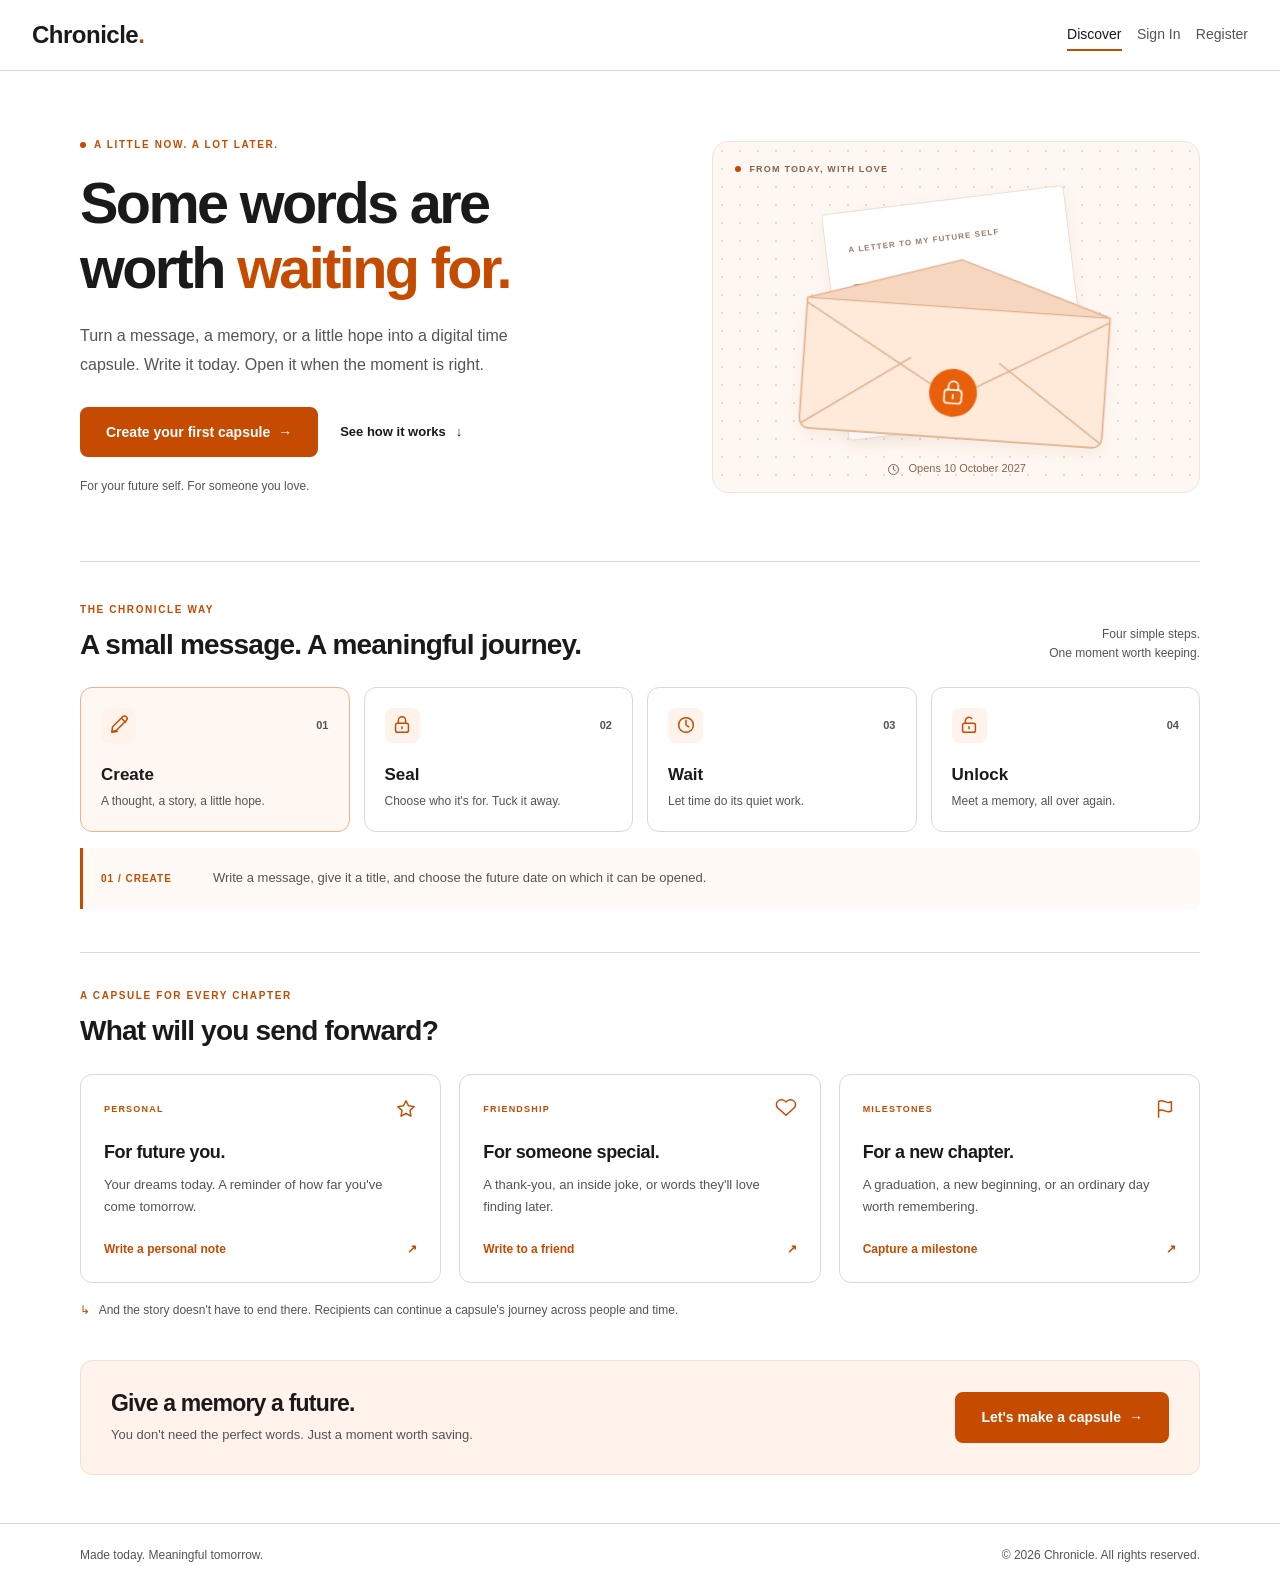
<file: index.html>
<!DOCTYPE html>
<html lang="en">
<head>
  <meta charset="UTF-8" />
  <meta name="viewport" content="width=device-width, initial-scale=1.0" />
  <title>Chronicle — Digital Time Capsule</title>
</head>
<body>
  <p>Redirecting to Chronicle...</p>

  <script>
    // Redirect to the public Discover showcase page by default
    window.location.replace("./pages/discover.html");
  </script>
</body>
</html>
</file>
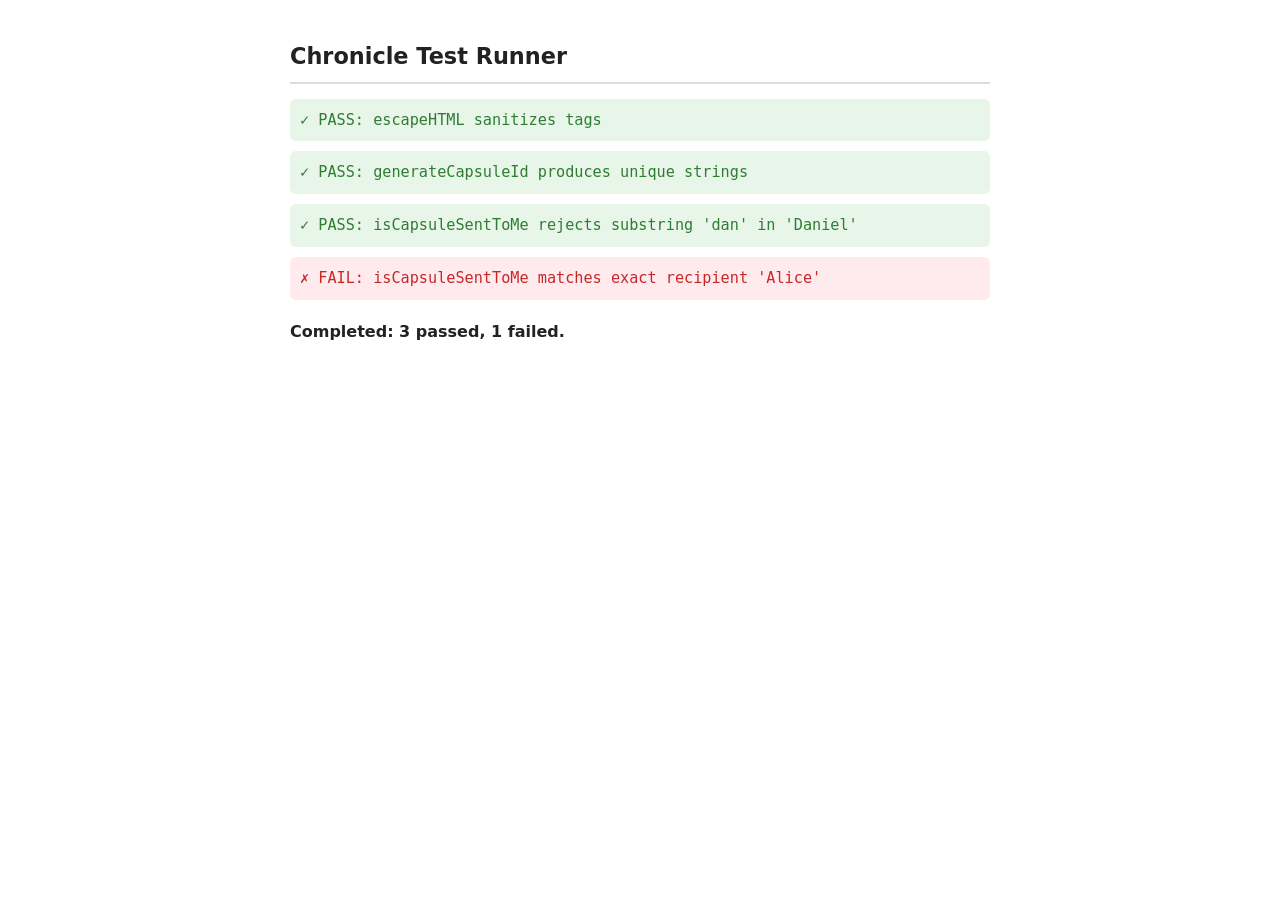
<file: tests/index.html>
<!DOCTYPE html>
<html lang="en">
<head>
  <meta charset="UTF-8">
  <title>Chronicle — Client-side Unit Tests</title>
  <style>
    body { font-family: system-ui, sans-serif; max-width: 700px; margin: 40px auto; padding: 0 20px; line-height: 1.5; color: #222; }
    h1 { font-size: 1.4rem; border-bottom: 2px solid #ddd; padding-bottom: 8px; }
    .test { margin: 10px 0; padding: 10px; border-radius: 6px; font-family: monospace; font-size: 0.95rem; }
    .pass { background: #e8f5e9; color: #2e7d32; }
    .fail { background: #ffebee; color: #c62828; }
    #summary { margin-top: 20px; font-weight: bold; }
  </style>
  <script src="../assets/js/common.js"></script>
  <script src="../assets/js/db.js"></script>
</head>
<body>
  <h1>Chronicle Test Runner</h1>
  <div id="results"></div>
  <div id="summary">Running tests...</div>

  <script>
    var results = document.getElementById("results");
    var passCount = 0;
    var failCount = 0;

    function assert(name, condition) {
      var div = document.createElement("div");
      div.className = "test " + (condition ? "pass" : "fail");
      div.textContent = (condition ? "✓ PASS: " : "✗ FAIL: ") + name;
      results.appendChild(div);
      if (condition) passCount++; else failCount++;
    }

    // 1. HTML Escaping
    var escaped = escapeHTML("<script>alert(1)<" + "/script>");
    assert("escapeHTML sanitizes tags", escaped === "&lt;script&gt;alert(1)&lt;/script&gt;");

    // 2. ID Generation
    var id1 = generateCapsuleId();
    var id2 = generateCapsuleId();
    assert("generateCapsuleId produces unique strings", id1 !== id2 && id1.startsWith("CHR-"));

    // 3. Substring isolation
    var cap = { creator: "You", recipient: "Daniel, Alice" };
    var activeUser = { username: "dan", name: "Dan" };
    var matches = ChronicleDB.isCapsuleSentToMe(cap, activeUser);
    assert("isCapsuleSentToMe rejects substring 'dan' in 'Daniel'", matches === false);

    var matchingUser = { username: "alice", name: "Alice" };
    var validMatch = ChronicleDB.isCapsuleSentToMe(cap, matchingUser);
    assert("isCapsuleSentToMe matches exact recipient 'Alice'", validMatch === true);

    document.getElementById("summary").textContent = "Completed: " + passCount + " passed, " + failCount + " failed.";
  </script>
</body>
</html>
</file>
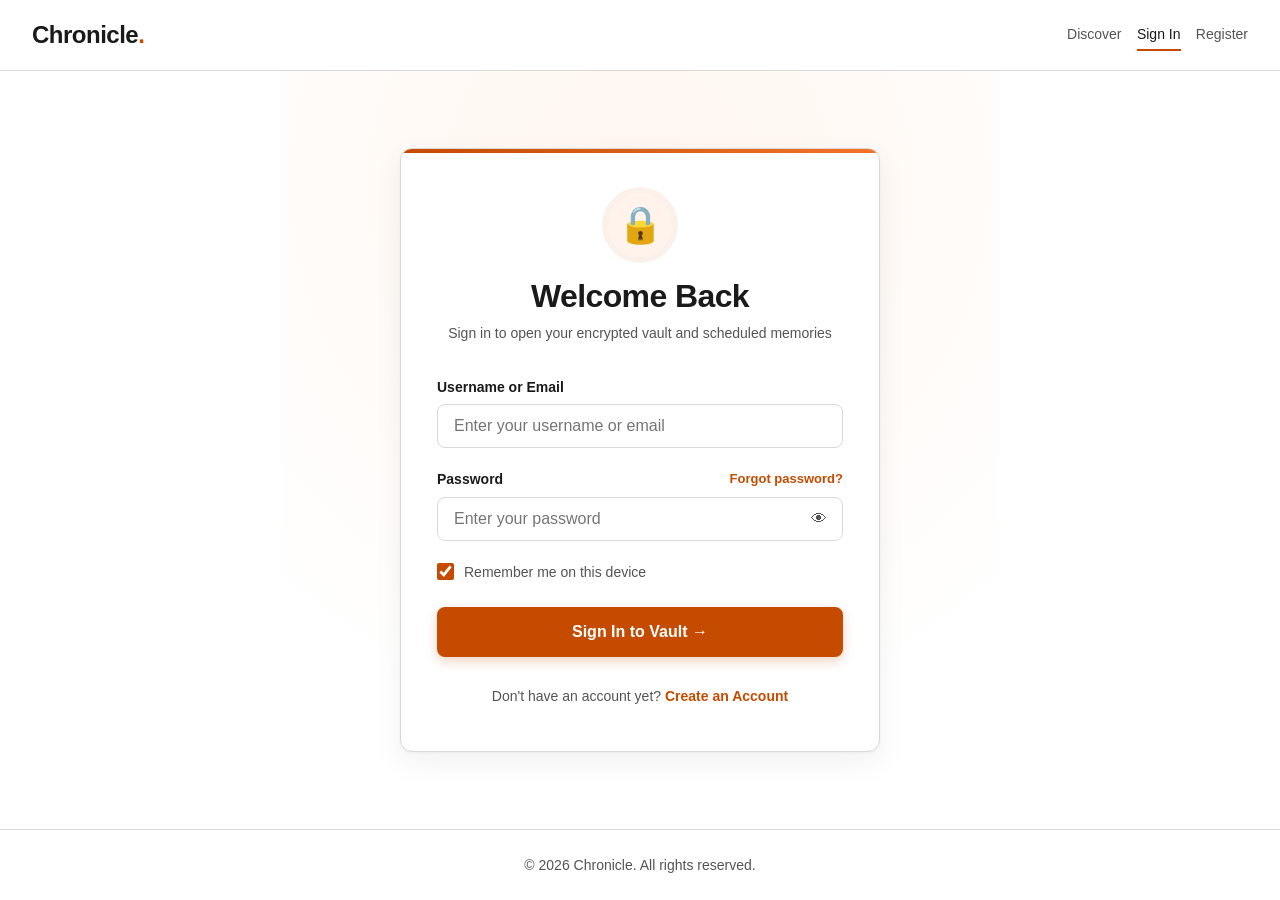
<file: pages/create.html>
<!DOCTYPE html>
<html lang="en">

<head>
  <meta charset="UTF-8" />
  <meta name="viewport" content="width=device-width, initial-scale=1.0" />
  <meta name="description"
    content="Write a Chronicle time capsule. Add a message and a future unlock date." />
  <title>Capsule Creation Studio — Chronicle</title>
  <link rel="stylesheet" href="../assets/css/common.css" />
  <link rel="stylesheet" href="../assets/css/member1.css" />
  <script src="../assets/js/common.js"></script>
  <script>
    if (!localStorage.getItem("chronicle_active_user")) {
      window.location.replace("login.html");
    }
  </script>
</head>

<body>
  <a href="#main-content" class="skip-link">Skip to main content</a>
  <header class="site-header">
    <a href="discover.html" class="site-logo">Chronicle<span>.</span></a>
    <button type="button" class="nav-toggle" id="nav-toggle-btn" aria-label="Toggle navigation menu" aria-expanded="false" aria-controls="primary-nav">☰</button>
    <nav class="site-nav" id="primary-nav" aria-label="Main navigation">
        <a href="discover.html">Discover</a>
        <a href="wall.html">Time Wall</a>
        <a href="vault.html">My Vault</a>
        <a href="create.html" class="active" aria-current="page">Create Capsule</a>
        <a href="profile.html">Profile</a>
      </nav>
  </header>

  <main id="main-content" class="member-main studio-main">
    <a class="back-link" href="discover.html"><span aria-hidden="true">←</span> Back to Discover</a>
    <div class="studio-heading">
      <div>
        <p class="eyebrow">CAPSULE CREATION STUDIO</p>
        <h1>A little piece of now.</h1>
        <p class="studio-description">Write something worth finding later. Start with what's on your mind.</p>
      </div>
      <ol class="creation-progress" aria-label="Capsule creation progress">
        <li class="current" aria-current="step"><span>1</span> Write</li>
        <li class="progress-line" aria-hidden="true"></li>
        <li><span>2</span> Choose &amp; seal</li>
      </ol>
    </div>

    <div class="studio-grid">
      <!-- Member 1 collects the content; Member 2 will choose recipients and seal it. -->
      <form id="capsule-form" class="card studio-form" novalidate>
        <div class="form-heading">
          <h2>Make it yours</h2>
          <p>Fields marked <span class="required-mark">*</span> are required.</p>
        </div>
        <p id="form-summary" class="form-summary" role="alert" hidden>Please check the highlighted fields before
          continuing.</p>

        <div class="form-group">
          <div class="label-row"><label for="capsule-title">Capsule title <span class="required-mark"
                aria-hidden="true">*</span></label><span id="title-count" class="character-count">0 / 80</span></div>
          <input type="text" id="capsule-title" name="title" placeholder="e.g. A letter to my future self"
            maxlength="80" required aria-describedby="capsule-title-error" />
          <span id="capsule-title-error" class="error-msg" role="alert"></span>
        </div>

        <div class="form-group">
          <label for="capsule-message">Your message <span class="required-mark" aria-hidden="true">*</span></label>
          <textarea id="capsule-message" name="message" rows="7" maxlength="5000"
            placeholder="Dear future me,&#10;&#10;Here's something I don't want you to forget…" required
            aria-describedby="message-hint capsule-message-error"></textarea>
          <div class="field-bottom">
            <p id="message-hint" class="field-hint">A memory, a wish, or just a few honest words.</p><span
              id="message-count" class="character-count">0 / 5,000</span>
          </div>
          <span id="capsule-message-error" class="error-msg" role="alert"></span>
        </div>

        <div class="form-row">
          <div class="form-group">
            <label for="capsule-category">Category <span class="required-mark" aria-hidden="true">*</span></label>
            <select id="capsule-category" name="category" required aria-describedby="capsule-category-error">
              <option value="">Choose a category</option>
              <option value="Personal">Personal</option>
              <option value="Friendship">Friendship</option>
              <option value="Family">Family</option>
              <option value="Other">Other</option>
            </select>
            <span id="capsule-category-error" class="error-msg" role="alert"></span>
          </div>
          <div class="form-group">
            <label for="unlock-date">Unlock date <span class="required-mark" aria-hidden="true">*</span></label>
            <input type="date" id="unlock-date" name="unlockDate" required
              aria-describedby="date-hint unlock-date-error" />
            <div class="date-shortcuts" aria-label="Quick unlock dates">
              <button type="button" data-months="1" aria-pressed="false">1 month</button>
              <button type="button" data-months="6" aria-pressed="false">6 months</button>
              <button type="button" data-months="12" aria-pressed="false">1 year</button>
            </div>
            <p id="date-hint" class="field-hint">Tomorrow or a later day. Opens at midnight, local time.</p>
            <span id="unlock-date-error" class="error-msg" role="alert"></span>
          </div>
        </div>

        <div class="form-actions" style="margin-top: 1.25rem;">
          <button type="button" id="save-draft" class="btn btn-outline">Save draft</button>
          <button type="submit" id="continue-button" class="btn btn-primary">Continue <span
              aria-hidden="true">→</span></button>
        </div>
        <div class="draft-status-row">
          <p id="draft-status" role="status" aria-live="polite">Not saved yet.</p><button type="button" id="reset-draft"
            class="text-button">Start over</button>
        </div>
        <p class="demo-note">Front-end demo: drafts stay in this browser. No messages are sent or locked.</p>
      </form>

      <!-- Preview uses textContent, never HTML from the user's message. -->
      <aside class="studio-aside" aria-label="Live capsule preview">
        <div class="preview-panel">
          <p class="eyebrow">A PEEK INTO YOUR CAPSULE</p>
          <p class="preview-intro">Your words, ready for their next chapter.</p>
          <article class="preview-paper">
            <div class="preview-paper-top"><span class="preview-badge"><span class="small-dot"
                  aria-hidden="true"></span> DRAFT · NOT SEALED</span><svg class="icon" viewBox="0 0 24 24"
                aria-hidden="true">
                <path d="M4 5h16v14H4zM4 6l8 7 8-7" />
              </svg></div>
            <h2 id="preview-title">Your story starts here.</h2>
            <p id="preview-message" class="preview-message">A few words today can mean a whole lot tomorrow. Your
              message will appear here as you write.</p>
            <dl class="preview-meta">
              <div>
                <dt>Category</dt>
                <dd id="preview-category">Not selected</dd>
              </div>
              <div>
                <dt>Opens on</dt>
                <dd id="preview-date">Choose a date</dd>
              </div>
            </dl>
          </article>
          <p id="preview-countdown" class="preview-countdown"><svg class="icon" viewBox="0 0 24 24" aria-hidden="true">
              <circle cx="12" cy="12" r="8" />
              <path d="M12 7v5l3 2" />
            </svg><span id="countdown-text">A future date makes it a time capsule.</span></p>
        </div>
        <div class="writing-tip">
          <p class="eyebrow">NOT SURE WHERE TO START?</p>
          <p>Describe a little win, a big hope, or one thing you never want to forget. It doesn't have to be perfect.
          </p>
        </div>
      </aside>
    </div>
  </main>

  <!-- No broken link to a missing teammate page. This explains the demo handoff. -->
  <dialog id="next-step-dialog" class="next-step-dialog" aria-labelledby="next-step-title">
    <button type="button" id="close-dialog" class="dialog-close" aria-label="Close next-step information">×</button>
    <div class="dialog-icon" aria-hidden="true">✓</div>
    <p class="eyebrow">DRAFT SAVED</p>
    <h2 id="next-step-title">Ready for the next chapter.</h2>
    <p>Your capsule is ready for recipient selection. It has <strong>not</strong> been sealed or sent.</p>
    <dl class="handoff-summary">
      <div>
        <dt>Capsule</dt>
        <dd id="ready-title"></dd>
      </div>
      <div>
        <dt>Unlock date</dt>
        <dd id="ready-date"></dd>
      </div>
    </dl>
    <p class="handoff-note">Your capsule draft is safely saved. Choose your recipient and apply the cryptographic wax seal.</p>
    <div class="dialog-actions">
      <a href="seal.html" class="btn btn-primary">Proceed to Seal Capsule →</a>
      <button type="button" id="download-draft" class="btn btn-outline">Download draft</button>
      <button type="button" id="keep-editing" class="btn btn-outline">Keep editing</button>
    </div>
  </dialog>
  <div id="toast" class="toast" role="status" aria-live="polite"></div>
  <footer class="site-footer member-footer">
    <div class="footer-inner">
      <p>Made today. Meaningful tomorrow.</p>
      <p>&copy; 2026 Chronicle. All rights reserved.</p>
    </div>
  </footer>
  <script src="../assets/js/common.js"></script>
  <script src="../assets/js/create.js?v=2"></script>
</body>

</html>
</file>
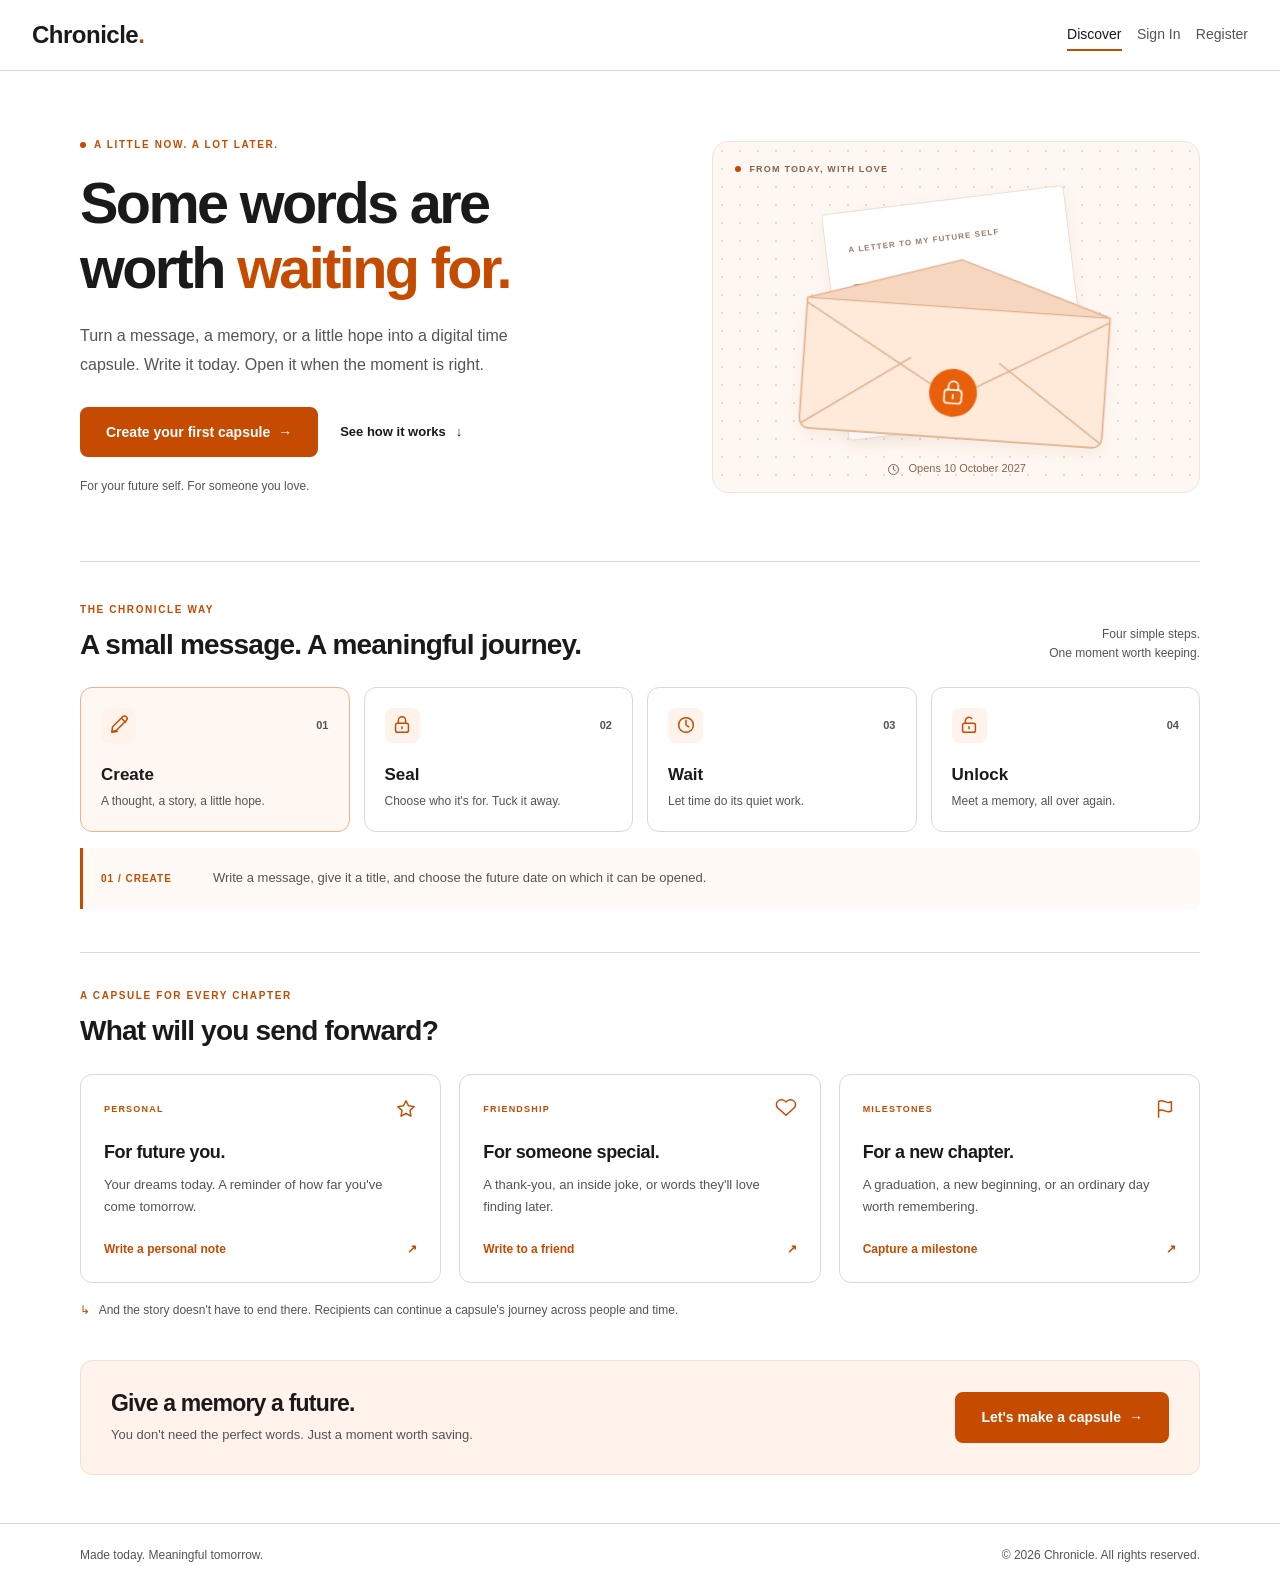
<file: pages/discover.html>
<!DOCTYPE html>
<html lang="en">
<head>
  <meta charset="UTF-8" />
  <meta name="viewport" content="width=device-width, initial-scale=1.0" />
  <meta name="description" content="Meet Chronicle: write a digital time capsule today and give a memory a future." />
  <title>Discover Chronicle — A little now. A lot later.</title>
  <link rel="stylesheet" href="../assets/css/common.css" />
  <link rel="stylesheet" href="../assets/css/member1.css" />
  <script src="../assets/js/common.js"></script>
</head>
<body>
  <a href="#main-content" class="skip-link">Skip to main content</a>

  <!-- Shared Header -->
  <header class="site-header">
    <a class="site-logo" href="discover.html" aria-label="Chronicle home">Chronicle<span>.</span></a>
    <button type="button" class="nav-toggle" id="nav-toggle-btn" aria-label="Toggle navigation menu" aria-expanded="false" aria-controls="primary-nav">☰</button>
    <nav class="site-nav" id="primary-nav" aria-label="Main navigation">
        <a href="discover.html" class="active" aria-current="page">Discover</a>
        <a href="wall.html">Time Wall</a>
        <a href="vault.html">My Vault</a>
        <a href="create.html">Create Capsule</a>
        <a href="profile.html">Profile</a>
      </nav>
  </header>

  <main id="main-content" class="member-main discover-main">
    <!-- Introduction -->
    <section class="hero" aria-labelledby="hero-title">
      <div class="hero-copy">
        <p class="eyebrow"><span class="small-dot" aria-hidden="true"></span> A LITTLE NOW. A LOT LATER.</p>
        <h1 id="hero-title">Some words are<br />worth <span>waiting for.</span></h1>
        <p class="hero-description">Turn a message, a memory, or a little hope into a digital time capsule. Write it today. Open it when the moment is right.</p>
        <div class="hero-actions">
          <a class="btn btn-primary" href="create.html">Create your first capsule <span aria-hidden="true">→</span></a>
          <a class="text-link" href="#how-it-works">See how it works <span aria-hidden="true">↓</span></a>
        </div>
        <p class="hero-note">For your future self. For someone you love.</p>
      </div>

      <!-- This small illustration is made with HTML, CSS and inline SVG. No image download is needed. -->
      <div class="hero-visual" role="img" aria-label="An illustrated letter to your future self, sealed in an envelope and waiting to open on 10 October 2027.">
        <div class="visual-label" aria-hidden="true"><span class="small-dot"></span> FROM TODAY, WITH LOVE</div>
        <div class="paper-note" aria-hidden="true">
          <span class="paper-label">A LETTER TO MY FUTURE SELF</span>
          <p class="paper-greeting">Dear future me,</p>
          <p class="paper-message">I hope you're still making time for the little things.</p>
          <div class="paper-lines"><i></i><i></i></div>
        </div>
        <svg class="envelope-art" viewBox="0 0 340 205" fill="none" aria-hidden="true">
          <path d="M12 58 170 8 328 58V184a10 10 0 0 1-10 10H22a10 10 0 0 1-10-10V58Z" fill="#f7d6bf" stroke="#deb18f" stroke-width="1.5" />
          <path d="M12 58h316v126a10 10 0 0 1-10 10H22a10 10 0 0 1-10-10V58Z" fill="#ffe9d9" stroke="#deb18f" stroke-width="1.5" />
          <path d="m12 63 158 90L328 63" stroke="#deb18f" stroke-width="1.5" />
          <path d="m14 189 110-76m202 76-110-76" stroke="#deb18f" stroke-width="1.5" />
          <circle cx="170" cy="147" r="25" fill="#e8600a" />
          <rect x="161" y="144" width="18" height="14" rx="3" stroke="white" stroke-width="1.7" />
          <path d="M165 144v-4a5 5 0 0 1 10 0v4m-5 5v4" stroke="white" stroke-width="1.7" stroke-linecap="round" />
        </svg>
        <div class="visual-date" aria-hidden="true">
          <svg class="icon" viewBox="0 0 24 24"><circle cx="12" cy="12" r="8" /><path d="M12 7v5l3 2" /></svg>
          Opens 10 October 2027
        </div>
      </div>
    </section>

    <!-- Four native buttons make the lifecycle interactive and keyboard accessible. -->
    <section id="how-it-works" class="workflow-section" aria-labelledby="workflow-title">
      <div class="section-heading">
        <div>
          <p class="eyebrow">THE CHRONICLE WAY</p>
          <h2 id="workflow-title">A small message. A meaningful journey.</h2>
        </div>
        <p class="section-note">Four simple steps.<br />One moment worth keeping.</p>
      </div>
      <div class="workflow-grid" role="group" aria-label="Explore the capsule lifecycle">
        <button type="button" class="workflow-step is-active" data-step="create" aria-pressed="true" aria-controls="workflow-detail">
          <span class="step-top"><span class="step-icon"><svg class="icon" viewBox="0 0 24 24" aria-hidden="true"><path d="m15 5 4 4M5 19l4-1L20 7a2.8 2.8 0 0 0-4-4L5 14l-1 6 6-1" /></svg></span><span class="step-number">01</span></span>
          <strong class="step-name">Create</strong>
          <span class="step-caption">A thought, a story, a little hope.</span>
        </button>
        <button type="button" class="workflow-step" data-step="seal" aria-pressed="false" aria-controls="workflow-detail">
          <span class="step-top"><span class="step-icon"><svg class="icon" viewBox="0 0 24 24" aria-hidden="true"><rect x="5" y="10" width="14" height="10" rx="2" /><path d="M8 10V7a4 4 0 0 1 8 0v3m-4 4v2" /></svg></span><span class="step-number">02</span></span>
          <strong class="step-name">Seal</strong>
          <span class="step-caption">Choose who it's for. Tuck it away.</span>
        </button>
        <button type="button" class="workflow-step" data-step="wait" aria-pressed="false" aria-controls="workflow-detail">
          <span class="step-top"><span class="step-icon"><svg class="icon" viewBox="0 0 24 24" aria-hidden="true"><circle cx="12" cy="12" r="8" /><path d="M12 7v5l3 2" /></svg></span><span class="step-number">03</span></span>
          <strong class="step-name">Wait</strong>
          <span class="step-caption">Let time do its quiet work.</span>
        </button>
        <button type="button" class="workflow-step" data-step="unlock" aria-pressed="false" aria-controls="workflow-detail">
          <span class="step-top"><span class="step-icon"><svg class="icon" viewBox="0 0 24 24" aria-hidden="true"><rect x="5" y="10" width="14" height="10" rx="2" /><path d="M8 10V7a4 4 0 0 1 7-2m-3 9v2" /></svg></span><span class="step-number">04</span></span>
          <strong class="step-name">Unlock</strong>
          <span class="step-caption">Meet a memory, all over again.</span>
        </button>
      </div>
      <div id="workflow-detail" class="workflow-detail" role="status" aria-live="polite" aria-atomic="true">
        <span id="step-detail-title" class="detail-label">01 / CREATE</span>
        <p id="step-detail-text">Write a message, give it a title, and choose the future date on which it can be opened.</p>
      </div>
    </section>

    <!-- Simple features also serve as optional starting ideas for the studio. -->
    <section class="occasions-section" aria-labelledby="occasions-title">
      <p class="eyebrow">A CAPSULE FOR EVERY CHAPTER</p>
      <h2 id="occasions-title">What will you send forward?</h2>
      <div class="occasion-grid">
        <a class="occasion-card" href="create.html?template=future">
          <span class="occasion-top"><span class="occasion-label">PERSONAL</span><svg class="icon" viewBox="0 0 24 24" aria-hidden="true"><path d="m12 3 2.7 5.5 6.1.9-4.4 4.3 1 6.1-5.4-2.9-5.4 2.9 1-6.1L3.2 9.4l6.1-.9L12 3Z" /></svg></span>
          <h3>For future you.</h3>
          <p>Your dreams today. A reminder of how far you've come tomorrow.</p>
          <span class="occasion-action">Write a personal note <span aria-hidden="true">↗</span></span>
        </a>
        <a class="occasion-card" href="create.html?template=friend">
          <span class="occasion-top"><span class="occasion-label">FRIENDSHIP</span><svg class="icon" viewBox="0 0 24 24" aria-hidden="true"><path d="M20.8 5.7a5.5 5.5 0 0 0-7.8 0L12 6.8l-1.1-1.1a5.5 5.5 0 0 0-7.8 7.8L12 22l8.8-8.5a5.5 5.5 0 0 0 0-7.8Z" transform="translate(0 -2) scale(1 .95)" /></svg></span>
          <h3>For someone special.</h3>
          <p>A thank-you, an inside joke, or words they'll love finding later.</p>
          <span class="occasion-action">Write to a friend <span aria-hidden="true">↗</span></span>
        </a>
        <a class="occasion-card" href="create.html?template=milestone">
          <span class="occasion-top"><span class="occasion-label">MILESTONES</span><svg class="icon" viewBox="0 0 24 24" aria-hidden="true"><path d="M5 21V4m0 0c5-4 9 4 14 0v10c-5 4-9-4-14 0" /></svg></span>
          <h3>For a new chapter.</h3>
          <p>A graduation, a new beginning, or an ordinary day worth remembering.</p>
          <span class="occasion-action">Capture a milestone <span aria-hidden="true">↗</span></span>
        </a>
      </div>
      <p class="journey-feature"><span aria-hidden="true">↳</span> And the story doesn't have to end there. Recipients can continue a capsule's journey across people and time.</p>
    </section>

    <section class="closing-cta" aria-labelledby="closing-title">
      <div><h2 id="closing-title">Give a memory a future.</h2><p>You don't need the perfect words. Just a moment worth saving.</p></div>
      <a class="btn btn-primary" href="create.html">Let's make a capsule <span aria-hidden="true">→</span></a>
    </section>
  </main>

  <footer class="site-footer member-footer">
    <div class="footer-inner"><p>Made today. Meaningful tomorrow.</p><p>&copy; 2026 Chronicle. All rights reserved.</p></div>
  </footer>
  <script src="../assets/js/discover.js"></script>
</body>
</html>
</file>
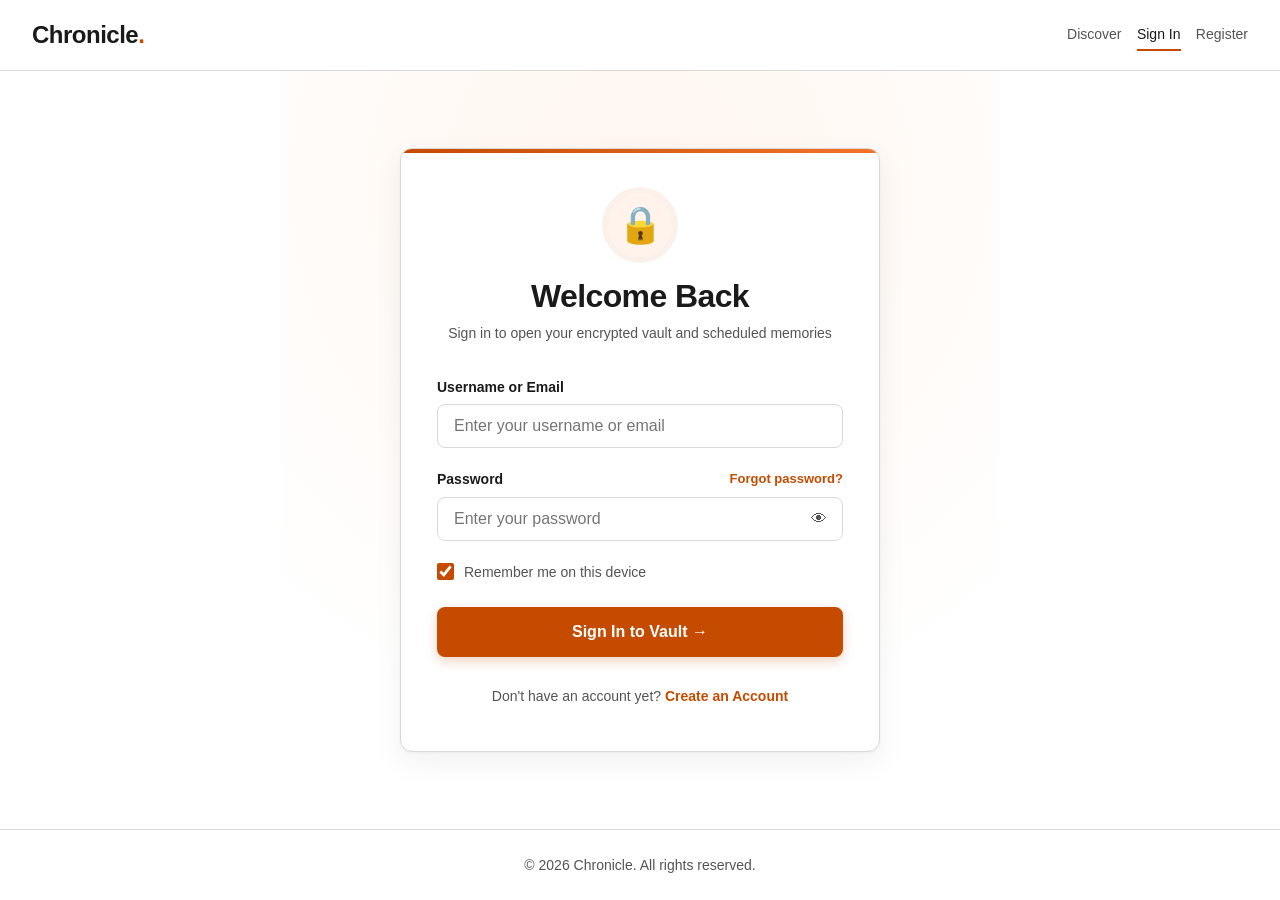
<file: pages/journey.html>
<!DOCTYPE html>
<html lang="en">
  <head>
    <meta charset="UTF-8" />
    <meta name="viewport" content="width=device-width, initial-scale=1.0" />
    <meta
      name="description"
      content="Track the journey of a Chronicle time capsule as it travels from person to person across time. Continue the chain."
    />
    <title>Capsule Journey — Chronicle</title>
    <link rel="stylesheet" href="../assets/css/common.css" />
    <link rel="stylesheet" href="../assets/css/journey.css?v=6" />
    <script src="../assets/js/common.js"></script>
    <script>
      if (!localStorage.getItem("chronicle_active_user")) {
        window.location.replace("login.html");
      }
    </script>
  </head>
  <body>
    <!-- Skip to content (Accessibility) -->
    <a href="#main-content" class="skip-link">Skip to main content</a>

    <!-- Header -->
    <header class="site-header">
      <a href="discover.html" class="site-logo">Chronicle<span>.</span></a>
      <button type="button" class="nav-toggle" id="nav-toggle-btn" aria-label="Toggle navigation menu" aria-expanded="false" aria-controls="primary-nav">☰</button>
      <nav class="site-nav" id="primary-nav" aria-label="Main navigation">
        <a href="discover.html">Discover</a>
        <a href="wall.html">Time Wall</a>
        <a href="vault.html">My Vault</a>
        <a href="create.html">Create Capsule</a>
        <a href="profile.html">Profile</a>
      </nav>
    </header>

    <!-- Main Content -->
    <main id="main-content">
      <!-- Live region for screen readers to announce status changes -->
      <div id="live-region" aria-live="polite" class="sr-only" style="position:absolute;left:-9999px;width:1px;height:1px;overflow:hidden;"></div>

      <!-- 1. Page Title (h1 first to fix heading hierarchy) -->
      <section class="journey-header">
        <h1>Active Capsule Chain</h1>
        <p>Track the timeline and progression of the currently selected capsule.</p>
      </section>

      <!-- 2. Unlocked Capsules Showcase (h2 now correctly after h1) -->
      <section class="unlocked-capsules-section card" aria-label="Unlocked capsules ready to pass forward">
        <div class="unlocked-header">
          <div>
            <h2><span aria-hidden="true">🔓</span> Unlocked Capsules Ready to Pass Forward</h2>
            <p style="margin: 0.25rem 0 0; color: var(--color-text-secondary); font-size: 0.875rem;">
              The following capsules have reached their unlock date, are open, and can now be passed forward along a time chain.
            </p>
          </div>
          <span id="unlocked-count-badge" class="badge" role="status" aria-live="polite" style="padding: 0.3rem 0.85rem; background: #8f3600; color: #ffffff; font-weight: 700; border-radius: 9999px; font-size: 0.8rem;">Loading...</span>
        </div>

        <!-- Dynamic Grid of Unlocked Capsule Cards -->
        <div id="unlocked-capsules-grid" class="unlocked-capsules-grid" role="group" aria-label="Unlocked capsule cards">
          <!-- Populated by journey.js -->
        </div>

        <!-- Empty State if no capsules are unlocked yet -->
        <div id="unlocked-capsules-empty" class="unlocked-empty-box" style="display: none; padding: 1.5rem; text-align: center; background: #f8fafc; border: 1px dashed var(--color-border); border-radius: var(--radius);">
          <div style="font-size: 2rem; margin-bottom: 0.5rem;" aria-hidden="true">⏳</div>
          <h3 style="margin: 0 0 0.35rem; font-size: 1.05rem;">No Unlocked Capsules Available Yet</h3>
          <p style="color: var(--color-text-secondary); font-size: 0.875rem; margin: 0 0 1rem; max-width: 500px; margin-inline: auto;">
            Capsules must reach their unlock date and be opened before they can be forwarded on a journey chain. Check your vault to view countdowns or unlock capsules that are ready!
          </p>
          <div style="display: flex; gap: 0.75rem; justify-content: center; flex-wrap: wrap;">
            <a href="vault.html" class="btn btn-outline" style="font-size: 0.85rem; padding: 0.5rem 1rem;">View My Vault</a>
            <a href="unlock.html" class="btn btn-primary" style="font-size: 0.85rem; padding: 0.5rem 1rem;">Open Unlock Reader</a>
          </div>
        </div>
      </section>

      <!-- Timeline -->
      <section aria-label="Capsule journey timeline">
        <h2 class="sr-only">Journey Timeline</h2>
        <ol id="timeline-list" class="timeline" role="list">
          <!-- Rendered by journey.js -->
        </ol>
      </section>

      <!-- Continue Journey -->
      <section class="continue-section card" aria-label="Continue the journey">
        <h2>Continue the Journey</h2>
        <p>Pass this capsule forward to another registered Chronicle user.</p>

        <!-- Forwarding Target Callout -->
        <div id="forward-target-indicator" role="region" aria-label="Currently forwarding capsule details" style="margin: 1.25rem 0 1.5rem; padding: 1rem 1.25rem; background: var(--color-accent-light); border-left: 4px solid var(--color-accent); border-radius: 8px;">
          <div style="font-size: 0.75rem; font-weight: 700; text-transform: uppercase; letter-spacing: 0.05em; color: var(--color-accent);">Currently Forwarding Capsule</div>
          <div id="forward-cap-name" style="font-size: 1.2rem; font-weight: 700; margin-top: 0.25rem; color: var(--color-text);">—</div>
          <div id="forward-cap-details" style="font-size: 0.85rem; color: var(--color-text-secondary); margin-top: 0.25rem;">—</div>
        </div>

        <form id="continue-form" aria-label="Forward capsule form" novalidate>
          <div class="form-group" id="recipient-group">
            <label for="recipient">Select Recipient <span class="required-mark" aria-hidden="true">*</span><span class="sr-only">(required)</span></label>
            <select
              id="recipient"
              name="recipient"
              required
              aria-required="true"
              aria-describedby="recipient-error recipient-help"
              class="journey-select-styled"
            >
              <option value="">Choose an available user on the website...</option>
            </select>
            <p id="recipient-help" style="font-size: 0.8rem; color: var(--color-text-secondary); margin-top: 0.35rem;">
              Choose from all registered users on Chronicle to pass this memory forward.
            </p>
            <span id="recipient-error" class="error-msg" role="alert" aria-live="assertive">
              Please choose a recipient from available users.
            </span>
          </div>

          <div class="form-group">
            <label for="journey-message">Add a Message to the Chain (Optional)</label>
            <textarea
              id="journey-message"
              name="journey-message"
              placeholder="Write a message for the next person in the chain…"
              rows="4"
              aria-describedby="message-help"
            ></textarea>
            <p id="message-help" class="sr-only">Optional personal note attached to the capsule when passed forward</p>
          </div>

          <button type="submit" id="btn-submit-journey" class="btn btn-primary" aria-label="Continue the journey">
            Continue Journey →
          </button>
        </form>
      </section>
    </main>

    <!-- Toast -->
    <div id="toast" class="toast" role="alert" aria-live="assertive"></div>

    <!-- Footer -->
    <footer class="site-footer">
      <p>&copy; 2026 Chronicle. All rights reserved.</p>
    </footer>

    <!-- Scripts -->
    <script src="../assets/js/db.js"></script>
    <script src="../assets/js/journey.js"></script>
  </body>
</html>
</file>
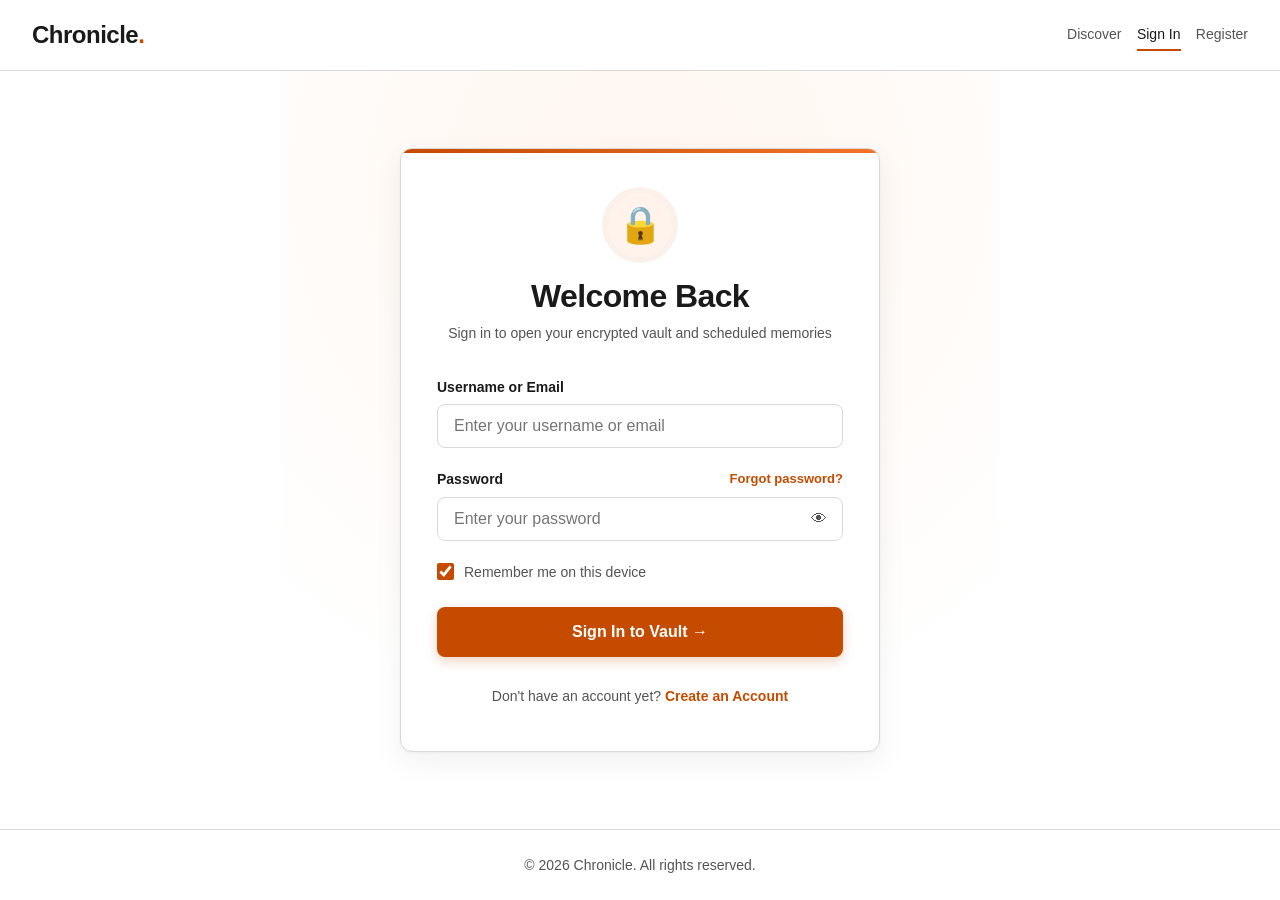
<file: pages/login.html>
<!DOCTYPE html>
<html lang="en">

<head>
  <meta charset="UTF-8" />
  <meta name="viewport" content="width=device-width, initial-scale=1.0" />
  <meta name="description"
    content="Sign in to your Chronicle account to unlock personal time capsules, view scheduled memories, and manage time chains." />
  <title>Sign In — Chronicle</title>
  <meta name="robots" content="noindex, nofollow" />
  <meta name="description" content="Chronicle Student Project — Digital Time Capsule Demonstration" />
  <link rel="stylesheet" href="../assets/css/common.css" />
  <link rel="stylesheet" href="../assets/css/auth.css" />
  <script src="../assets/js/common.js"></script>
  <script>
    if (localStorage.getItem("chronicle_active_user")) {
      window.location.replace("discover.html");
    }
  </script>
</head>

<body>
  <!-- Skip to content (Accessibility) -->
  <a href="#main-content" class="skip-link">Skip to main content</a>

  <!-- Header -->
  <header class="site-header">
    <a href="login.html" class="site-logo">Chronicle<span>.</span></a>
    <button type="button" class="nav-toggle" id="nav-toggle-btn" aria-label="Toggle navigation menu"
      aria-expanded="false" aria-controls="primary-nav">☰</button>
    <nav class="site-nav" id="primary-nav" aria-label="Main navigation">
      <a href="login.html" class="active" aria-current="page">Sign In</a>
      <a href="register.html">Register</a>
    </nav>
  </header>

  <!-- Main Content -->
  <main id="main-content" class="auth-main">
    <div class="auth-card card">
      <div class="auth-header">
        <div class="auth-icon" aria-hidden="true">🔒</div>
        <h1>Welcome Back</h1>
        <p>Sign in to open your encrypted vault and scheduled memories</p>
      </div>

      <!-- Login Form -->
      <form id="login-form" novalidate>
        <div class="form-group" id="group-username">
          <label for="username">Username or Email</label>
          <input type="text" id="username" name="username" placeholder="Enter your username or email" required
            autocomplete="username" aria-describedby="username-error" />
          <span class="error-msg" id="username-error" role="alert">Please enter your username or email.</span>
        </div>

        <div class="form-group" id="group-password">
          <div class="label-row">
            <label for="password">Password</label>
            <a href="#" class="forgot-link" id="link-forgot">Forgot password?</a>
          </div>
          <div class="password-wrapper">
            <input type="password" id="password" name="password" placeholder="Enter your password" required
              autocomplete="current-password" aria-describedby="password-error" />
            <button type="button" class="btn-toggle-password" id="toggle-password" aria-label="Show password"
              title="Show password">
              👁
            </button>
          </div>
          <span class="error-msg" id="password-error" role="alert">Please enter your password.</span>
        </div>

        <div class="auth-options">
          <label class="remember-label">
            <input type="checkbox" id="remember-me" checked />
            <span>Remember me on this device</span>
          </label>
        </div>

        <button type="submit" class="btn btn-primary btn-auth-submit" id="btn-login">
          Sign In to Vault →
        </button>
      </form>

      <div class="auth-footer">
        <p>Don't have an account yet? <a href="register.html">Create an Account</a></p>
      </div>
    </div>
  </main>

  <!-- Toast Notification -->
  <div id="toast" class="toast" role="alert" aria-live="assertive"></div>

  <!-- Footer -->
  <footer class="site-footer">
    <p>&copy; 2026 Chronicle. All rights reserved.</p>
  </footer>

  <!-- Scripts -->
  <script src="../assets/js/db.js"></script>
  <script src="../assets/js/auth.js"></script>
</body>

</html>
</file>
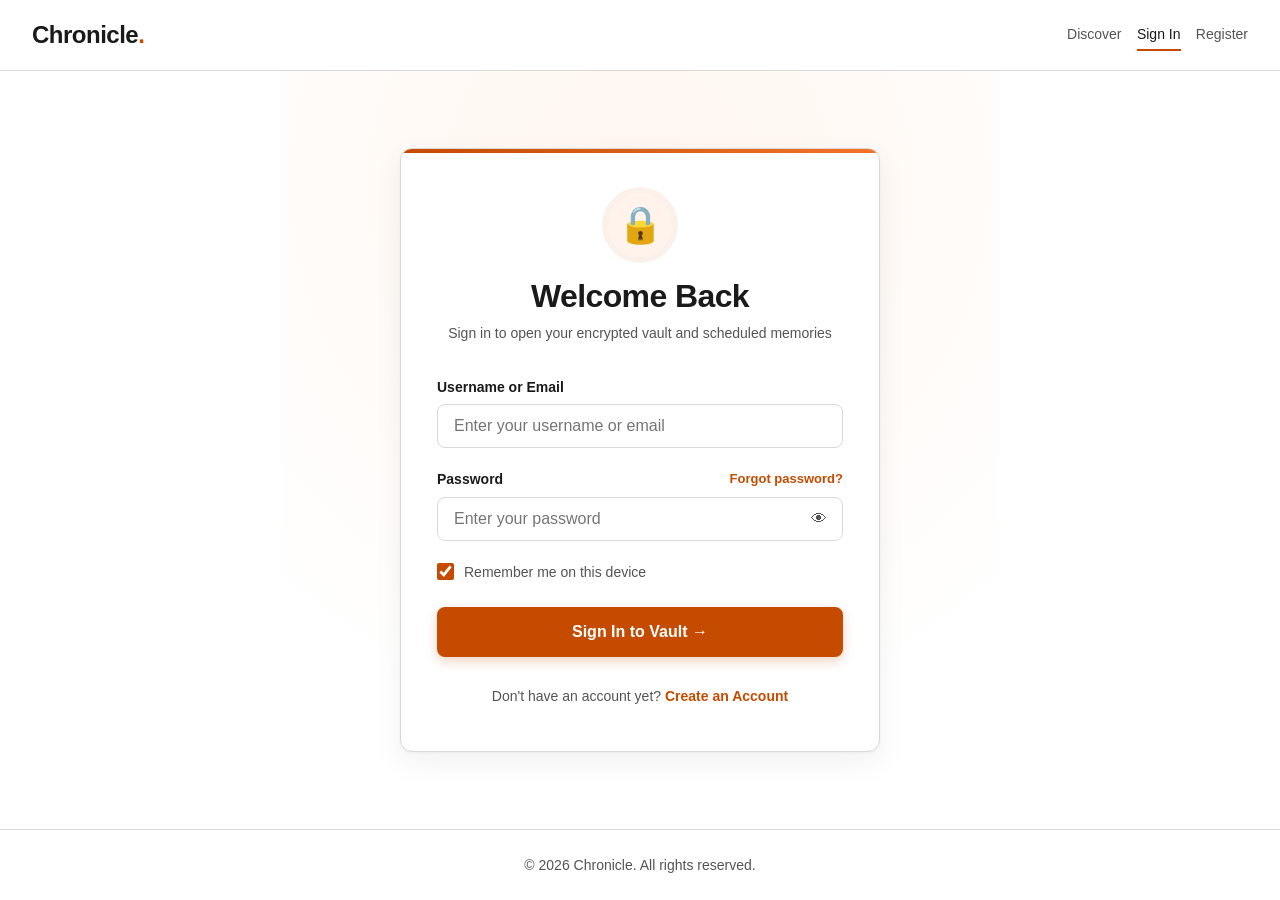
<file: pages/profile.html>
<!DOCTYPE html>
<html lang="en">
  <head>
    <meta charset="UTF-8" />
    <meta name="viewport" content="width=device-width, initial-scale=1.0" />
    <meta
      name="description"
      content="Your Chronicle profile: capsule statistics, journey contributions and a timeline of your recent activity."
    />
    <title>Profile &amp; Activity — Chronicle</title>
    <link rel="stylesheet" href="../assets/css/common.css" />
    <link rel="stylesheet" href="../assets/css/profile.css" />
    <script src="../assets/js/common.js"></script>
    <script>
      if (!localStorage.getItem("chronicle_active_user")) {
        window.location.replace("login.html");
      }
    </script>
  </head>
  <body>
    <a href="#main-content" class="skip-link">Skip to main content</a>

    <header class="site-header">
      <a href="discover.html" class="site-logo">Chronicle<span>.</span></a>
      <button type="button" class="nav-toggle" id="nav-toggle-btn" aria-label="Toggle navigation menu" aria-expanded="false" aria-controls="primary-nav">☰</button>
      <nav class="site-nav" id="primary-nav" aria-label="Main navigation">
        <a href="discover.html">Discover</a>
        <a href="wall.html">Time Wall</a>
        <a href="vault.html">My Vault</a>
        <a href="create.html">Create Capsule</a>
        <a href="profile.html" class="active" aria-current="page">Profile</a>
      </nav>
    </header>

    <main id="main-content">
      <section id="signin-prompt" class="card" style="display: none; text-align: center">
        <h1>Sign in to see your profile</h1>
        <p style="color: var(--color-text-secondary); margin: 0.5rem 0 1.25rem">Your capsule stats and activity appear here once you are signed in.</p>
        <a href="login.html" class="btn btn-primary">Sign in</a>
      </section>

      <div id="profile-content">

      <section class="profile-card card" aria-label="User details">
        <div class="profile-avatar" id="pf-avatar" aria-hidden="true">--</div>
        <div class="profile-info">
          <h1 id="pf-name">Your Name</h1>
          <p class="profile-handle" id="pf-username"></p>
          <p class="profile-email" id="pf-email"></p>
        </div>
        <div class="profile-actions">
          <a href="vault.html" class="btn btn-outline">Go to My Vault</a>
        </div>
      </section>

      <section class="stats-grid" aria-label="Capsule statistics">
        <div class="stat-card">
          <span class="stat-number" id="pf-created">0</span>
          <span class="stat-label">Capsules Created</span>
        </div>
        <div class="stat-card">
          <span class="stat-number" id="pf-received">0</span>
          <span class="stat-label">Received</span>
        </div>
        <div class="stat-card">
          <span class="stat-number" id="pf-opened">0</span>
          <span class="stat-label">Opened</span>
        </div>
        <div class="stat-card">
          <span class="stat-number" id="pf-journeys">0</span>
          <span class="stat-label">Journey Contributions</span>
        </div>
      </section>

      <section class="card activity-card" aria-label="Recent activity">
        <div class="activity-head">
          <h2>Recent Activity</h2>
          <div class="activity-filter" role="group" aria-label="Filter activity">
            <button type="button" class="chip active" data-type="all">All</button>
            <button type="button" class="chip" data-type="created">Created</button>
            <button type="button" class="chip" data-type="opened">Opened</button>
            <button type="button" class="chip" data-type="journey">Journey</button>
          </div>
        </div>
        <ol id="activity-list" class="timeline"></ol>
        <p id="activity-empty" class="timeline-empty" style="display: none">No activity of this type yet. <a href="create.html">Seal your first capsule</a>.</p>
      </section>

      <section class="card activity-card share-card" aria-label="Share on the Time Wall">
        <h2>Share on the Time Wall</h2>
        <p class="share-note">Capsules you created that have already unlocked can be made public.</p>
        <ul id="share-list" class="share-list"></ul>
        <p id="share-empty" class="timeline-empty" style="display: none">None of your capsules have unlocked yet.</p>
      </section>
      </div>
    </main>

    <!-- Sign Out Confirmation Modal -->
    <div id="signout-modal" class="modal-overlay" role="dialog" aria-modal="true" aria-labelledby="signout-modal-title" style="display: none; position: fixed; inset: 0; background: rgba(0,0,0,0.55); z-index: 1000; align-items: center; justify-content: center; padding: 1rem;">
      <div class="card" style="max-width: 420px; width: 100%; text-align: center; padding: 2rem; background: var(--color-white); border-radius: 12px; box-shadow: 0 20px 25px -5px rgba(0,0,0,0.1), 0 10px 10px -5px rgba(0,0,0,0.04);">
        <div style="font-size: 2.75rem; margin-bottom: 0.75rem;" aria-hidden="true">🚪</div>
        <h2 id="signout-modal-title" style="font-size: 1.35rem; font-weight: 700; margin: 0 0 0.5rem; color: var(--color-text);">Sign Out of Chronicle?</h2>
        <p style="color: var(--color-text-secondary); font-size: 0.9rem; margin: 0 0 1.5rem; line-height: 1.5;">
          Are you sure you want to sign out? Your sealed capsules, vault memories, and journeys are saved safely and will be waiting when you return.
        </p>
        <div style="display: flex; gap: 0.75rem; justify-content: center;">
          <button type="button" id="btn-cancel-signout" class="btn btn-outline" style="min-width: 110px;">Cancel</button>
          <button type="button" id="btn-confirm-signout" class="btn btn-primary" style="min-width: 110px; background: #dc2626; border-color: #dc2626; color: #ffffff;">Yes, Sign Out</button>
        </div>
      </div>
    </div>

    <div id="toast" class="toast" role="alert" aria-live="assertive"></div>

    <footer class="site-footer">
      <p>&copy; 2026 Chronicle. All rights reserved.</p>
    </footer>

    <script src="../assets/js/db.js?v=1792782004"></script>
    <script src="../assets/js/profile.js?v=1792782004"></script>
  </body>
</html>
</file>
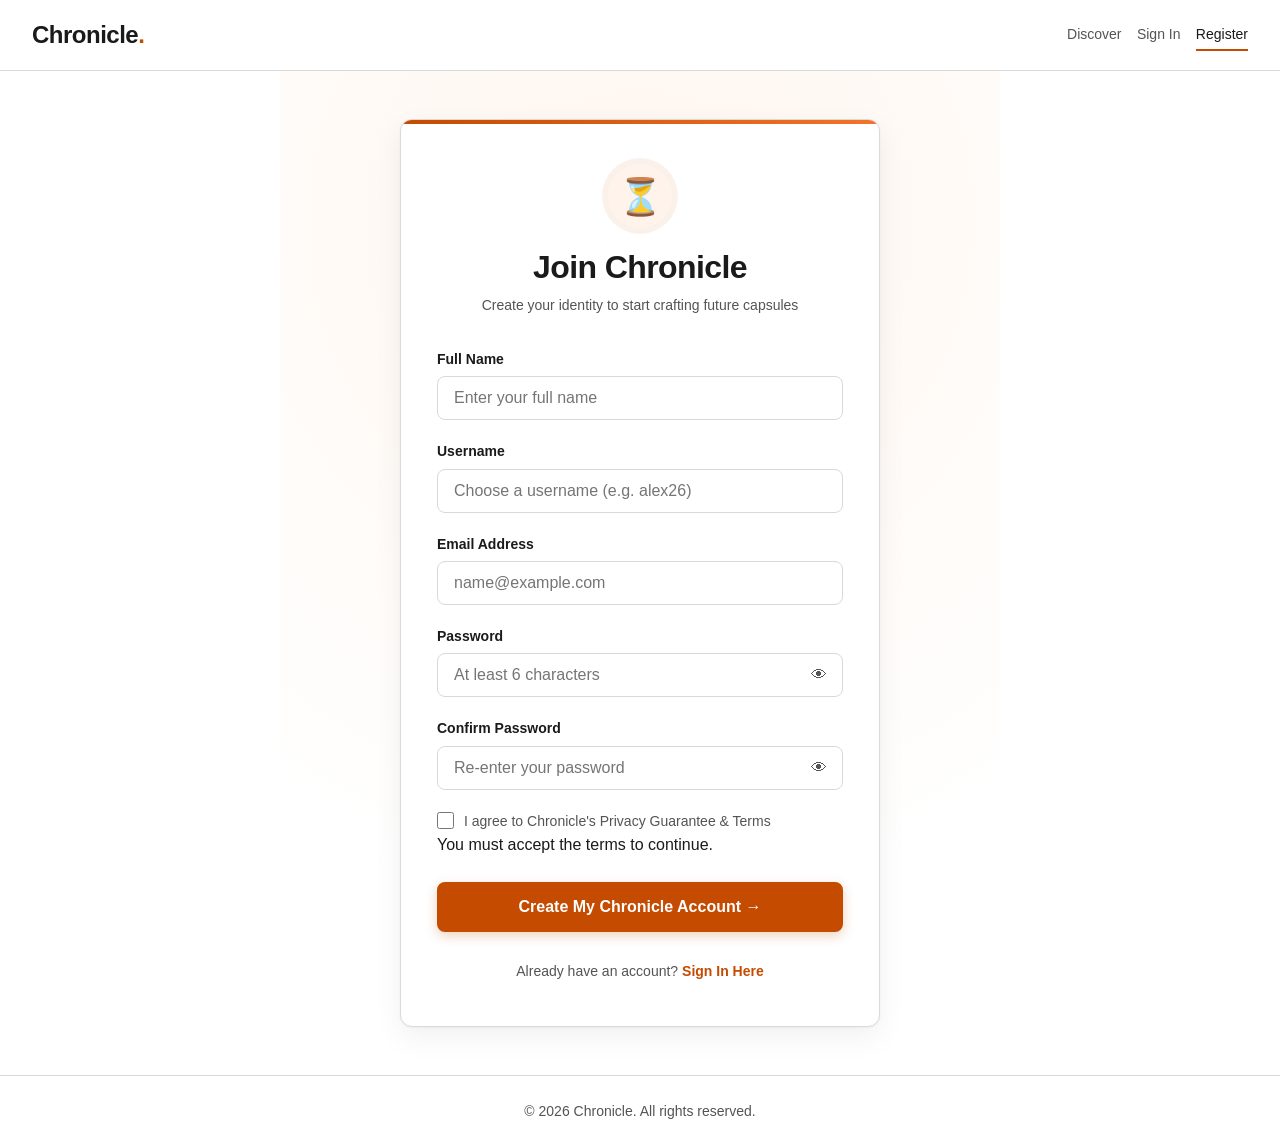
<file: pages/register.html>
<!DOCTYPE html>
<html lang="en">

<head>
  <meta charset="UTF-8" />
  <meta name="viewport" content="width=device-width, initial-scale=1.0" />
  <meta name="description"
    content="Create a new Chronicle account to craft future time capsules, schedule memories, and participate in person-to-person time chains." />
  <title>Register — Chronicle</title>
  <meta name="robots" content="noindex, nofollow" />
  <meta name="description" content="Chronicle Student Project — Digital Time Capsule Demonstration" />
  <link rel="stylesheet" href="../assets/css/common.css" />
  <link rel="stylesheet" href="../assets/css/auth.css" />
  <script src="../assets/js/common.js"></script>
  <script>
    if (localStorage.getItem("chronicle_active_user")) {
      window.location.replace("discover.html");
    }
  </script>
</head>

<body>
  <!-- Skip to content (Accessibility) -->
  <a href="#main-content" class="skip-link">Skip to main content</a>

  <!-- Header -->
  <header class="site-header">
    <a href="login.html" class="site-logo">Chronicle<span>.</span></a>
    <button type="button" class="nav-toggle" id="nav-toggle-btn" aria-label="Toggle navigation menu"
      aria-expanded="false" aria-controls="primary-nav">☰</button>
    <nav class="site-nav" id="primary-nav" aria-label="Main navigation">
      <a href="login.html">Sign In</a>
      <a href="register.html" class="active" aria-current="page">Register</a>
    </nav>
  </header>

  <!-- Main Content -->
  <main id="main-content" class="auth-main">
    <div class="auth-card card">
      <div class="auth-header">
        <div class="auth-icon" aria-hidden="true">⏳</div>
        <h1>Join Chronicle</h1>
        <p>Create your identity to start crafting future capsules</p>
      </div>

      <!-- Registration Form -->
      <form id="register-form" novalidate>
        <div class="form-group" id="group-fullname">
          <label for="fullname">Full Name</label>
          <input type="text" id="fullname" name="fullname" placeholder="Enter your full name" required
            autocomplete="name" aria-describedby="fullname-error" />
          <span class="error-msg" id="fullname-error" role="alert">Please enter your full name.</span>
        </div>

        <div class="form-group" id="group-reg-username">
          <label for="reg-username">Username</label>
          <input type="text" id="reg-username" name="reg-username" placeholder="Choose a username (e.g. alex26)"
            required autocomplete="username" aria-describedby="reg-username-error" />
          <span class="error-msg" id="reg-username-error" role="alert">Username must be at least 3 characters.</span>
        </div>

        <div class="form-group" id="group-email">
          <label for="email">Email Address</label>
          <input type="email" id="email" name="email" placeholder="name@example.com" required autocomplete="email"
            aria-describedby="email-error" />
          <span class="error-msg" id="email-error" role="alert">Please enter a valid email address (e.g.
            name@domain.com).</span>
        </div>

        <div class="form-group" id="group-reg-password">
          <label for="reg-password">Password</label>
          <div class="password-wrapper">
            <input type="password" id="reg-password" name="reg-password" placeholder="At least 6 characters" required
              autocomplete="new-password" aria-describedby="reg-password-error" />
            <button type="button" class="btn-toggle-password" id="toggle-reg-password" aria-label="Show password"
              title="Show password">
              👁
            </button>
          </div>
          <span class="error-msg" id="reg-password-error" role="alert">Password must be at least 6 characters.</span>
        </div>

        <div class="form-group" id="group-confirm-password">
          <label for="confirm-password">Confirm Password</label>
          <div class="password-wrapper">
            <input type="password" id="confirm-password" name="confirm-password" placeholder="Re-enter your password"
              required autocomplete="new-password" aria-describedby="confirm-password-error" />
            <button type="button" class="btn-toggle-password" id="toggle-confirm-password" aria-label="Show password"
              title="Show password">
              👁
            </button>
          </div>
          <span class="error-msg" id="confirm-password-error" role="alert">Passwords do not match.</span>
        </div>

        <div class="auth-options">
          <label class="remember-label" for="agree-terms">
            <input type="checkbox" id="agree-terms" required aria-describedby="terms-error" />
            <span>I agree to Chronicle's Privacy Guarantee & Terms</span>
          </label>
          <span class="error-msg" id="terms-error" role="alert">You must accept the terms to continue.</span>
        </div>

        <button type="submit" class="btn btn-primary btn-auth-submit" id="btn-register">
          Create My Chronicle Account →
        </button>
      </form>

      <div class="auth-footer">
        <p>Already have an account? <a href="login.html">Sign In Here</a></p>
      </div>
    </div>
  </main>

  <!-- Toast Notification -->
  <div id="toast" class="toast" role="alert" aria-live="assertive"></div>

  <!-- Footer -->
  <footer class="site-footer">
    <p>&copy; 2026 Chronicle. All rights reserved.</p>
  </footer>

  <!-- Scripts -->
  <script src="../assets/js/db.js"></script>
  <script src="../assets/js/auth.js"></script>
</body>

</html>
</file>
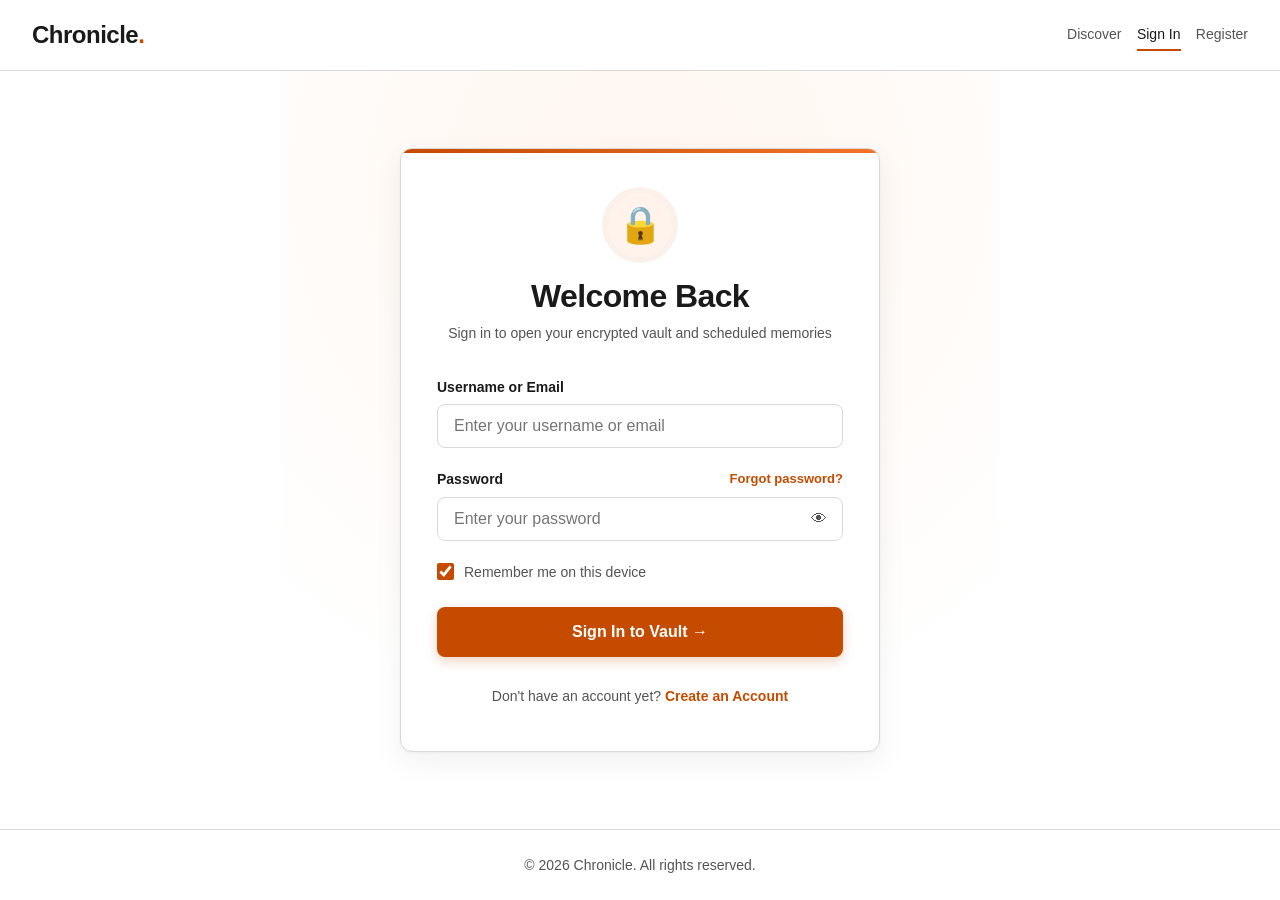
<file: pages/seal.html>
<!DOCTYPE html>
<html lang="en">
  <head>
    <meta charset="UTF-8" />
    <meta name="viewport" content="width=device-width, initial-scale=1.0" />
    <meta
      name="description"
      content="Select recipients, configure privacy options, and seal your digital time capsule until its unlock date on Chronicle."
    />
    <title>Recipient Selection & Seal Capsule — Chronicle</title>
    <link rel="stylesheet" href="../assets/css/common.css?v=4" />
    <link rel="stylesheet" href="../assets/css/seal.css?v=4" />
    <script src="../assets/js/common.js"></script>
    <script>
      if (!localStorage.getItem("chronicle_active_user")) {
        window.location.replace("login.html");
      }
    </script>
  </head>
  <body>
    <!-- Skip to content (Accessibility) -->
    <a href="#main-content" class="skip-link">Skip to main content</a>

    <!-- Header -->
    <header class="site-header">
      <a href="../index.html" class="site-logo" aria-label="Chronicle Home">Chronicle<span>.</span></a>
      <button type="button" class="nav-toggle" id="nav-toggle-btn" aria-label="Toggle navigation menu" aria-expanded="false" aria-controls="primary-nav">☰</button>
      <nav class="site-nav" id="primary-nav" aria-label="Main navigation">
        <a href="discover.html">Discover</a>
        <a href="wall.html">Time Wall</a>
        <a href="vault.html">My Vault</a>
        <a href="create.html" class="active" aria-current="page">Create Capsule</a>
        <a href="profile.html">Profile</a>
      </nav>
    </header>

    <!-- Main Content -->
    <main id="main-content">
      <!-- Live region for screen readers -->
      <div id="live-region" aria-live="polite" class="sr-only"></div>

      <!-- Creation Progress Bar -->
      <div class="creation-stepper" aria-label="Creation Progress">
        <div class="step-indicator">
          <span class="step-num completed">✓</span>
          <span class="step-text">Write</span>
        </div>
        <div class="step-line active"></div>
        <div class="step-indicator active">
          <span class="step-num current">2</span>
          <span class="step-text">Choose &amp; Seal</span>
        </div>
      </div>

      <header class="page-intro">
        <h1>Recipient & Capsule Sealing</h1>
        <p>Confirm capsule details, choose your recipient, and lock your message in time.</p>
      </header>

      <!-- Capsule Preview Card -->
      <section class="card capsule-preview-card" aria-label="Capsule summary">
        <div class="preview-header">
          <div>
            <span class="preview-badge" id="preview-category">Friendship</span>
            <h2 id="preview-title" class="preview-title">A Letter for My Future Self</h2>
          </div>
          <div class="unlock-countdown-preview" id="preview-target-badge">
            <span class="unlock-label">Scheduled Unlock</span>
            <strong id="preview-unlock-date">01 September 2027</strong>
          </div>
        </div>
        <p class="preview-excerpt" id="preview-message">
          "Remember the challenges you conquered, the dreams you chased, and never forget where this journey started."
        </p>
      </section>

      <!-- Seal Configuration Form -->
      <form id="seal-form" class="card seal-card" novalidate>
        <!-- Recipient Mode -->
        <fieldset class="form-section">
          <legend class="section-legend">1. Select Recipient</legend>
          <p class="section-desc">Choose who will be granted access when the unlock date arrives.</p>

          <div class="recipient-options" role="radiogroup" aria-label="Recipient choices">
            <label class="recipient-option-card active" id="label-myself" for="mode-myself">
              <input type="radio" id="mode-myself" name="recipient-mode" value="myself" checked />
              <div class="option-icon" aria-hidden="true">👤</div>
              <div class="option-info">
                <strong>Myself</strong>
                <span>Personal time capsule locked for your future self</span>
              </div>
            </label>

            <label class="recipient-option-card" id="label-single" for="mode-single">
              <input type="radio" id="mode-single" name="recipient-mode" value="single" />
              <div class="option-icon" aria-hidden="true">👥</div>
              <div class="option-info">
                <strong>One Chronicle User</strong>
                <span>Send to a friend or classmate on the platform</span>
              </div>
            </label>

            <label class="recipient-option-card" id="label-multiple" for="mode-multiple">
              <input type="radio" id="mode-multiple" name="recipient-mode" value="multiple" />
              <div class="option-icon" aria-hidden="true">🌐</div>
              <div class="option-info">
                <strong>Multiple Users</strong>
                <span>Share a shared memory with multiple friends</span>
              </div>
            </label>
          </div>
        </fieldset>

        <!-- Recipient Search Box (Hidden if 'myself' is selected) -->
        <div id="recipient-selector-group" class="form-group recipient-selector" style="display: none;">
          <label for="user-search-input">Search Chronicle Users</label>
          <div class="search-input-wrapper">
            <span class="search-icon" aria-hidden="true">🔍</span>
            <input
              type="text"
              id="user-search-input"
              placeholder="Search by username or name (e.g. admin)..."
              autocomplete="off"
              aria-describedby="user-search-help"
            />
            <!-- Dropdown autocomplete results -->
            <ul id="user-autocomplete-list" class="autocomplete-list" role="listbox" style="display: none;">
              <!-- Populated by JS -->
            </ul>
          </div>
          <p id="user-search-help" class="form-help">Search and select registered Chronicle users to assign as recipients.</p>
          <span id="recipient-error" class="error-msg" role="alert">Please select at least one recipient.</span>

          <!-- Selected recipient tags / chips -->
          <div id="selected-recipients-box" class="selected-recipients-container" aria-label="Selected recipients">
            <!-- Rendered by JS -->
          </div>
        </div>

        <!-- Privacy & Visibility Settings -->
        <fieldset class="form-section">
          <legend class="section-legend">2. Privacy Settings</legend>

          <div class="checkbox-option">
            <label class="checkbox-label" for="setting-public">
              <input type="checkbox" id="setting-public" name="is-public" />
              <span class="custom-checkbox"></span>
              <span class="checkbox-text">
                <strong>Allow entry on Public Time Wall after unlock</strong>
                <small>Allows others to discover this memory publicly on the Time Wall once unlocked.</small>
              </span>
            </label>
          </div>
        </fieldset>

        <!-- Digital Wax Seal Action Box -->
        <div class="seal-action-box">
          <div class="seal-guarantee">
            <span class="lock-graphic" aria-hidden="true">🔒</span>
            <div>
              <strong>Cryptographic Seal Guarantee</strong>
              <p>Once sealed, the contents remain encrypted and locked until the designated unlock date arrives.</p>
            </div>
          </div>

          <!-- Interactive Wax Seal Button -->
          <button type="submit" id="btn-seal" class="btn btn-primary btn-seal-action">
            <span class="seal-btn-icon" aria-hidden="true">🔒</span>
            <span class="seal-btn-text">Seal Capsule Now</span>
          </button>
        </div>
      </form>
    </main>

    <!-- Sealing Modal Animation Overlay -->
    <div id="seal-modal" class="seal-modal" role="dialog" aria-modal="true" aria-labelledby="seal-modal-title" style="display: none;">
      <div class="seal-modal-content">
        <div class="wax-stamp-container">
          <div id="wax-stamp" class="wax-stamp">
            <div class="stamp-inner">
              <span class="stamp-icon">⏳</span>
              <span class="stamp-label">SEALED</span>
              <span class="stamp-year">2026</span>
            </div>
          </div>
        </div>

        <h2 id="seal-modal-title" class="modal-title">Sealing Capsule...</h2>
        <p id="seal-modal-desc" class="modal-desc">Encrypting message and locking vault chronometer...</p>

        <div id="seal-success-actions" class="modal-actions" style="display: none;">
          <a href="vault.html" class="btn btn-primary">Go to My Vault →</a>
          <a href="create.html" class="btn btn-outline">Seal Another</a>
        </div>
      </div>
    </div>

    <!-- Toast Notification -->
    <div id="toast" class="toast" role="alert" aria-live="assertive"></div>

    <!-- Footer -->
    <footer class="site-footer">
      <p>&copy; 2026 Chronicle. All rights reserved.</p>
    </footer>

    <!-- Scripts -->
    <script src="../assets/js/db.js"></script>
    <script src="../assets/js/seal.js?v=10000000"></script>
  </body>
</html>
</file>
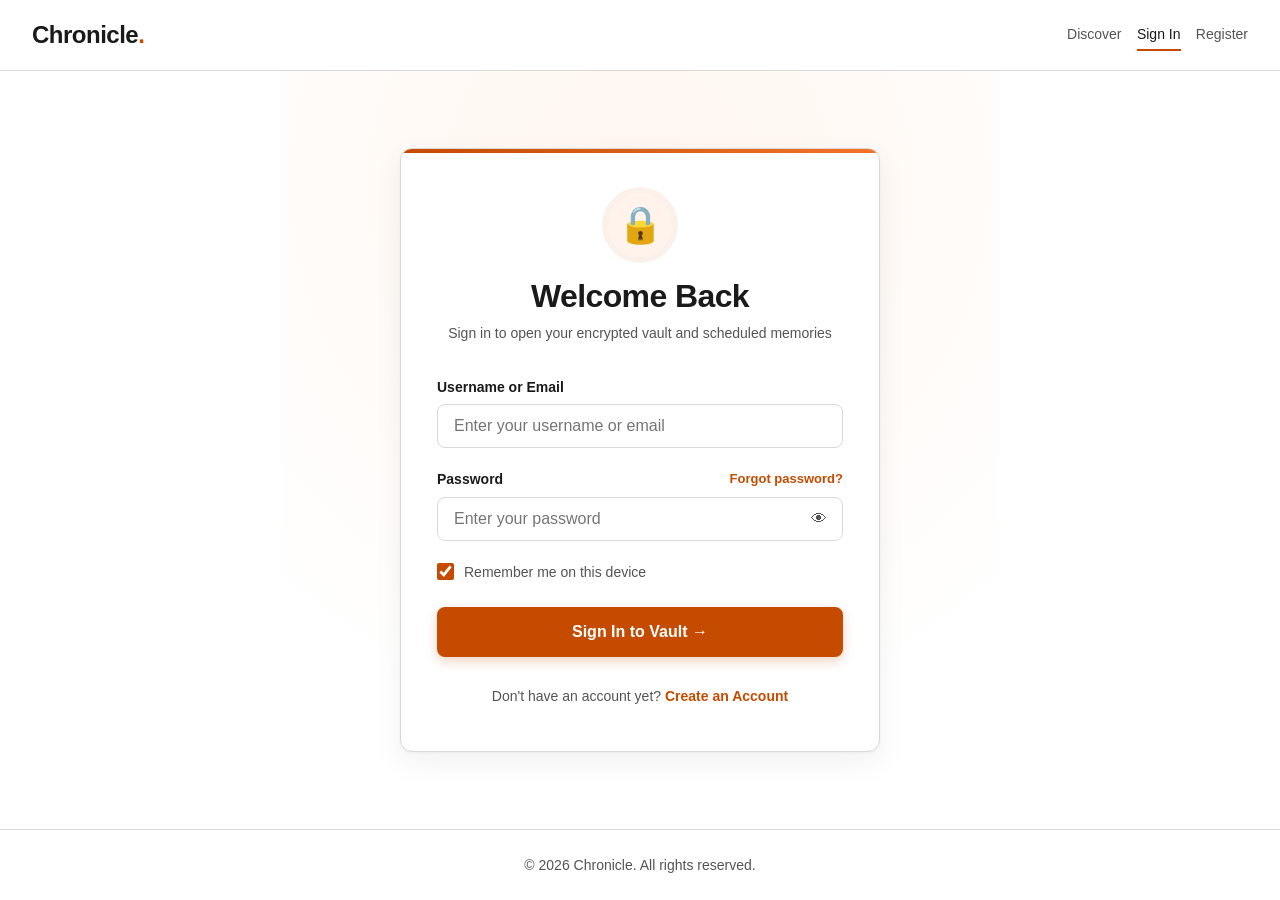
<file: pages/unlock.html>
<!DOCTYPE html>
<html lang="en">
  <head>
    <meta charset="UTF-8" />
    <meta name="viewport" content="width=device-width, initial-scale=1.0" />
    <meta
      name="description"
      content="Unlock and read your sealed time capsule on Chronicle. Reveal messages from the past when the unlock date arrives."
    />
    <title>Unlock Capsule — Chronicle</title>
    <link rel="stylesheet" href="../assets/css/common.css" />
    <link rel="stylesheet" href="../assets/css/unlock.css" />
    <script src="../assets/js/common.js"></script>
    <script>
      if (!localStorage.getItem("chronicle_active_user")) {
        window.location.replace("login.html");
      }
    </script>
  </head>
  <body>
    <!-- Skip to content (Accessibility) -->
    <a href="#main-content" class="skip-link">Skip to main content</a>

    <!-- Header -->
    <header class="site-header">
      <a href="discover.html" class="site-logo">Chronicle<span>.</span></a>
      <button type="button" class="nav-toggle" id="nav-toggle-btn" aria-label="Toggle navigation menu" aria-expanded="false" aria-controls="primary-nav">☰</button>
      <nav class="site-nav" id="primary-nav" aria-label="Main navigation">
        <a href="discover.html">Discover</a>
        <a href="wall.html">Time Wall</a>
        <a href="vault.html">My Vault</a>
        <a href="create.html">Create Capsule</a>
        <a href="profile.html">Profile</a>
      </nav>
    </header>

    <!-- Main Content -->
    <main id="main-content">
      <!-- Live region for screen readers to announce status changes -->
      <div id="live-region" aria-live="polite" class="sr-only" style="position:absolute;left:-9999px;width:1px;height:1px;overflow:hidden;"></div>

      <!-- Lock Status -->
      <section class="unlock-status" aria-label="Capsule unlock status">
        <div id="lock-icon" class="lock-icon" aria-hidden="true">🔒</div>
        <p id="status-text" class="status-text">Sealed</p>
        <div id="spinner" class="spinner" aria-hidden="true"></div>
      </section>

      <!-- Capsule Content (hidden until unlocked) -->
      <article id="capsule-content" class="capsule-content card" aria-label="Capsule contents">
        <h1 id="cap-title" class="capsule-title"></h1>

        <div class="capsule-meta">
          <div class="capsule-meta-item">
            <strong>Created by</strong>
            <span id="cap-creator"></span>
          </div>
          <div class="capsule-meta-item">
            <strong>Category</strong>
            <span id="cap-category"></span>
          </div>
          <div class="capsule-meta-item">
            <strong>Created</strong>
            <span id="cap-date-created"></span>
          </div>
          <div class="capsule-meta-item">
            <strong>Opened</strong>
            <span id="cap-date-opened"></span>
          </div>
        </div>

        <hr class="capsule-divider" />

        <!-- Message -->
        <div id="cap-message" class="capsule-message"></div>

        <!-- Attachment (interactive modal instead of external link) -->
        <div id="cap-attachment" class="capsule-attachment" style="display: none;">
          <strong>Capsule Attachments</strong>
          <button type="button" id="btn-open-album" class="btn btn-outline btn-album">
            📷 Open Attached Photo Album
          </button>
        </div>

        <hr class="capsule-divider" />

        <!-- Actions -->
        <div class="capsule-actions">
          <a href="journey.html" class="btn btn-primary">Continue Journey →</a>
          <a href="vault.html" class="btn btn-outline">← Back to Vault</a>
        </div>
      </article>
    </main>

    <!-- Photo Album Modal (Displays inside app, no broken external redirects) -->
    <div id="album-modal" class="album-modal-overlay" role="dialog" aria-modal="true" aria-labelledby="album-modal-title" style="display: none;">
      <div class="album-modal-card card">
        <div class="album-modal-header">
          <div>
            <span class="album-eyebrow">MEMORY ARCHIVE</span>
            <h2 id="album-modal-title">Attached Photo Album</h2>
          </div>
          <button type="button" class="btn-close-album" id="btn-close-album" aria-label="Close photo album">✕</button>
        </div>

        <p class="album-intro">
          Preserved memories sealed in this capsule by <strong id="album-author">Mounika Shetty</strong>.
        </p>

        <div class="album-gallery" id="album-gallery">
          <!-- Dynamically populated by unlock.js -->
        </div>

        <div class="album-modal-footer">
          <button type="button" class="btn btn-primary" id="btn-dismiss-album">Close Album</button>
        </div>
      </div>
    </div>

    <!-- Footer -->
    <footer class="site-footer">
      <p>&copy; 2026 Chronicle. All rights reserved.</p>
    </footer>

    <!-- Scripts -->
    <script src="../assets/js/db.js"></script>
    <script src="../assets/js/unlock.js?v=2"></script>
  </body>
</html>
</file>
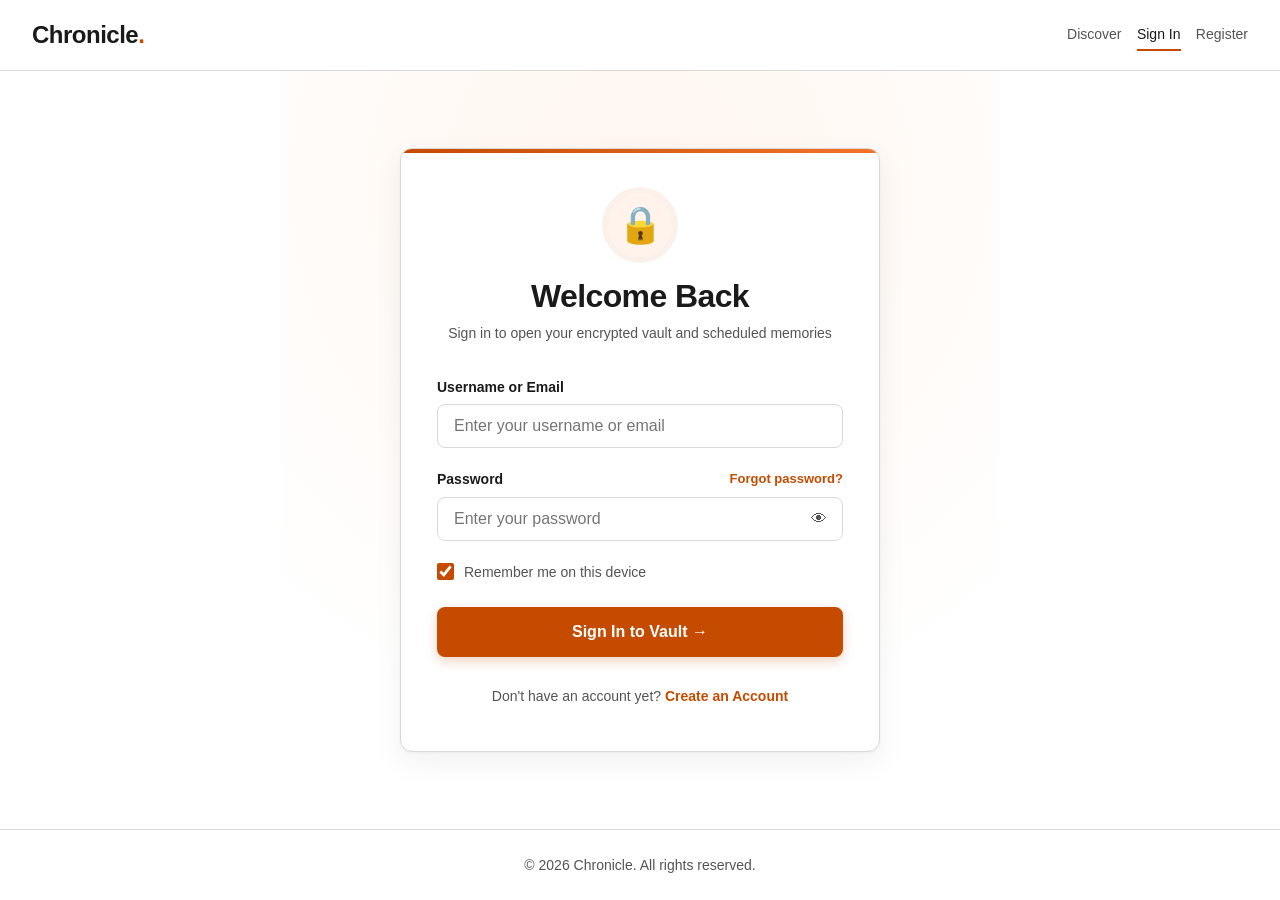
<file: pages/vault.html>
<!DOCTYPE html>
<html lang="en">
  <head>
    <meta charset="UTF-8" />
    <meta name="viewport" content="width=device-width, initial-scale=1.0" />
    <meta
      name="description"
      content="Access your personal Chronicle Vault. Track sealed time capsules with live countdowns, unlock arriving memories, and manage time chains."
    />
    <title>My Vault — Chronicle</title>
    <link rel="stylesheet" href="../assets/css/common.css?v=4" />
    <link rel="stylesheet" href="../assets/css/vault.css?v=5" />
    <script src="../assets/js/common.js"></script>
    <script>
      if (!localStorage.getItem("chronicle_active_user")) {
        window.location.replace("login.html");
      }
    </script>
  </head>
  <body>
    <!-- Skip to content (Accessibility) -->
    <a href="#main-content" class="skip-link">Skip to main content</a>

    <!-- Header -->
    <header class="site-header">
      <a href="../index.html" class="site-logo" aria-label="Chronicle Home">Chronicle<span>.</span></a>
      <button type="button" class="nav-toggle" id="nav-toggle-btn" aria-label="Toggle navigation menu" aria-expanded="false" aria-controls="primary-nav">☰</button>
      <nav class="site-nav" id="primary-nav" aria-label="Main navigation">
        <a href="discover.html">Discover</a>
        <a href="wall.html">Time Wall</a>
        <a href="vault.html" class="active" aria-current="page">My Vault</a>
        <a href="create.html">Create Capsule</a>
        <a href="profile.html">Profile</a>
      </nav>
    </header>

    <!-- Main Content -->
    <main id="main-content">
      <!-- Live region for screen readers -->
      <div id="live-region" aria-live="polite" class="sr-only"></div>

      <!-- Vault Hero & Header -->
      <section class="vault-hero">
        <div class="hero-left">
          <h1>My Vault</h1>
          <p>Your secure repository of encrypted future memories, scheduled letters, and time chains.</p>
        </div>
        <div class="hero-actions">
          <a href="create.html" class="btn btn-primary">+ New Capsule</a>
        </div>
      </section>

      <!-- Vault Metrics Overview -->
      <section class="metrics-grid" aria-label="Vault Statistics">
        <div class="metric-card">
          <div class="metric-icon" aria-hidden="true">🔒</div>
          <div class="metric-details">
            <span class="metric-number" id="stat-sealed-count">0</span>
            <span class="metric-label">Sealed Capsules</span>
          </div>
        </div>

        <div class="metric-card">
          <div class="metric-icon ready-icon" aria-hidden="true">🔓</div>
          <div class="metric-details">
            <span class="metric-number" id="stat-ready-count">0</span>
            <span class="metric-label">Ready / Unlocked</span>
          </div>
        </div>

        <div class="metric-card">
          <div class="metric-icon" aria-hidden="true">⛓️</div>
          <div class="metric-details">
            <span class="metric-number" id="stat-journey-count">0</span>
            <span class="metric-label">Journey Chains</span>
          </div>
        </div>
      </section>

      <!-- Vault Controls: Navigation Tabs & Search/Filter Toolbar -->
      <section class="vault-controls card" aria-label="Vault filtering and search">
        <!-- View Tabs -->
        <div class="vault-tabs" role="tablist" aria-label="Capsule filtering tabs">
          <button
            type="button"
            class="tab-btn active"
            role="tab"
            aria-selected="true"
            id="tab-all"
            data-filter="all"
          >
            All Capsules (<span id="count-all">0</span>)
          </button>
          <button
            type="button"
            class="tab-btn"
            role="tab"
            aria-selected="false"
            id="tab-created"
            data-filter="created"
          >
            Created by Me (<span id="count-created">0</span>)
          </button>
          <button
            type="button"
            class="tab-btn"
            role="tab"
            aria-selected="false"
            id="tab-received"
            data-filter="received"
          >
            Received by Me (<span id="count-received">0</span>)
          </button>
        </div>

        <!-- Filter & Search Toolbar -->
        <div class="filter-toolbar">
          <div class="search-box">
            <span class="search-icon" aria-hidden="true">🔍</span>
            <label for="vault-search-input" class="sr-only">Search capsules by title, creator, or recipient</label>
            <input
              type="text"
              id="vault-search-input"
              placeholder="Search by capsule title, creator or recipient..."
              aria-label="Search capsules"
            />
          </div>

          <div class="filter-dropdowns">
            <div class="select-wrapper">
              <label for="category-select" class="sr-only">Category Filter</label>
              <select id="category-select" aria-label="Filter by category">
                <option value="all">All Categories</option>
                <option value="Personal">Personal</option>
                <option value="Friendship">Friendship</option>
                <option value="Family">Family</option>
                <option value="Other">Other</option>
              </select>
            </div>

            <div class="select-wrapper">
              <label for="status-select" class="sr-only">Status Filter</label>
              <select id="status-select" aria-label="Filter by lock status">
                <option value="all">All Statuses</option>
                <option value="sealed">🔒 Sealed Only</option>
                <option value="ready">🔓 Ready / Unlocked</option>
              </select>
            </div>
          </div>
        </div>
      </section>

      <!-- Capsules Grid -->
      <section class="capsules-section" aria-label="Capsules List">
        <h2 class="sr-only">Your Vault Capsules</h2>
        <div id="capsules-grid" class="capsules-grid">
          <!-- Populated dynamically by vault.js -->
        </div>

        <!-- Empty State (hidden by default) -->
        <div id="empty-state" class="empty-state card" style="display: none;">
          <div class="empty-icon" aria-hidden="true">📦</div>
          <h2>No Capsules Found</h2>
          <p id="empty-desc">No capsules match your current search and filter criteria.</p>
          <a href="create.html" class="btn btn-primary">Seal a New Capsule</a>
        </div>
      </section>
    </main>

    <!-- Capsule Detail / Seal Inspector Modal -->
    <div id="inspect-modal" class="inspect-modal" role="dialog" aria-modal="true" aria-labelledby="modal-cap-title" style="display: none;">
      <div class="inspect-modal-content card">
        <div class="modal-header">
          <span class="inspect-badge" id="modal-cap-badge">🔒 Sealed</span>
          <button type="button" id="btn-close-modal" class="btn-close" aria-label="Close modal">&times;</button>
        </div>
        <h2 id="modal-cap-title" class="inspect-title">Capsule Details</h2>
        <div class="inspect-meta-grid">
          <div class="meta-item">
            <strong>Creator</strong>
            <span id="modal-cap-creator"></span>
          </div>
          <div class="meta-item">
            <strong>Recipient(s)</strong>
            <span id="modal-cap-recipient"></span>
          </div>
          <div class="meta-item">
            <strong>Category</strong>
            <span id="modal-cap-category"></span>
          </div>
          <div class="meta-item">
            <strong>Date Sealed</strong>
            <span id="modal-cap-date-created"></span>
          </div>
        </div>

        <div class="inspect-timer-box">
          <span class="timer-title">Time Remaining Until Vault Door Unlocks</span>
          <div id="modal-cap-countdown" class="modal-countdown-ticker">--</div>
          <span class="target-date-line">Target Date: <strong id="modal-cap-target-date"></strong></span>
        </div>

        <p class="lock-notice" id="modal-cap-notice">
          🔒 Cryptographically locked. The capsule message is encrypted and will become readable once the countdown hits zero.
        </p>

        <div class="modal-footer-actions">
          <div id="modal-action-wrapper"></div>
          <button type="button" id="btn-modal-dismiss" class="btn btn-outline">Close</button>
        </div>
      </div>
    </div>

    <!-- Toast Notification -->
    <div id="toast" class="toast" role="alert" aria-live="assertive"></div>

    <!-- Footer -->
    <footer class="site-footer">
      <p>&copy; 2026 Chronicle. All rights reserved.</p>
    </footer>

    <!-- Scripts -->
    <script src="../assets/js/db.js?v=1792782004"></script>
    <script src="../assets/js/vault.js?v=1792782004"></script>
  </body>
</html>
</file>
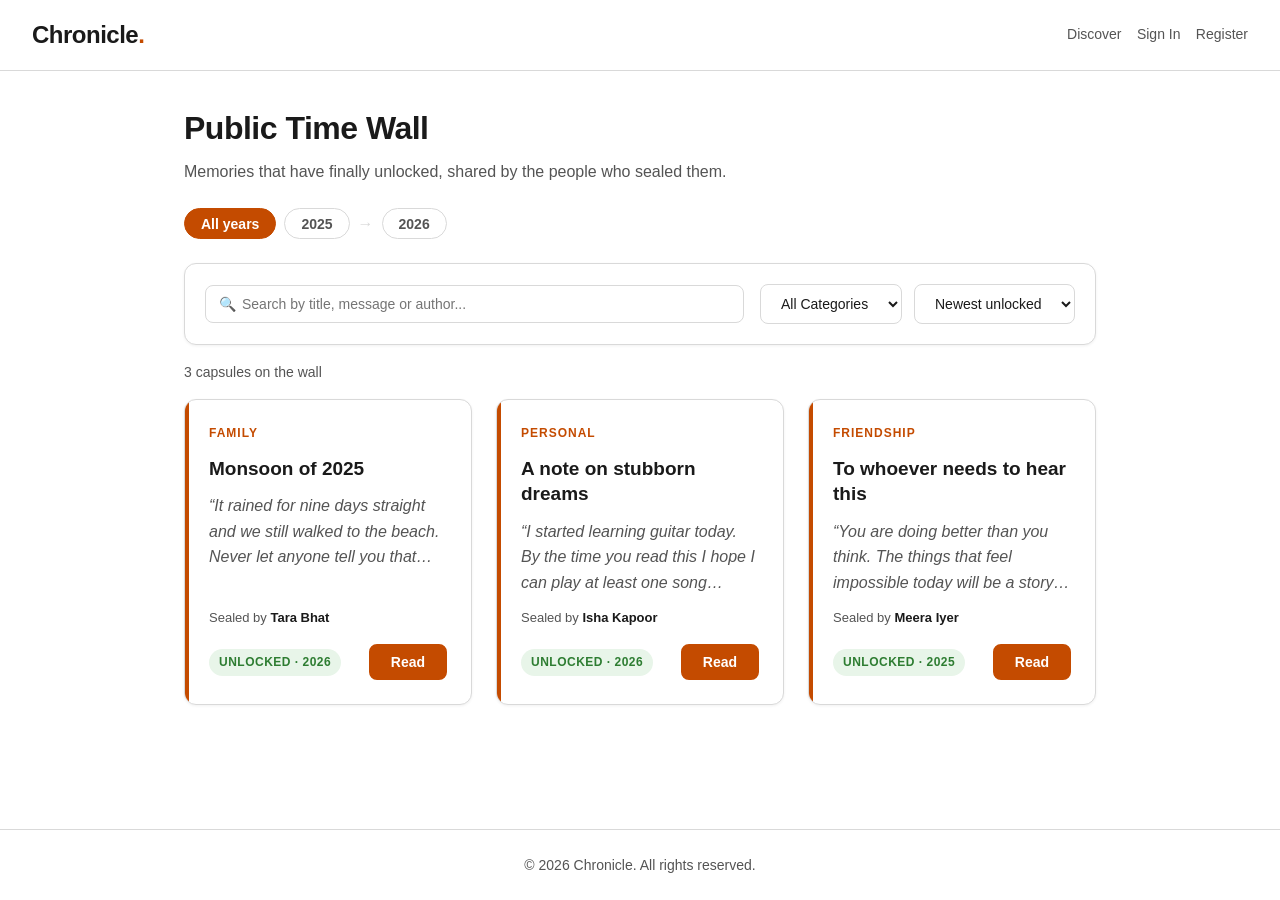
<file: pages/wall.html>
<!DOCTYPE html>
<html lang="en">
  <head>
    <meta charset="UTF-8" />
    <meta name="viewport" content="width=device-width, initial-scale=1.0" />
    <meta
      name="description"
      content="Explore the Chronicle Public Time Wall. Read unlocked time capsules that people chose to share with the world."
    />
    <title>Public Time Wall — Chronicle</title>
    <link rel="stylesheet" href="../assets/css/common.css" />
    <link rel="stylesheet" href="../assets/css/wall.css" />
    <script src="../assets/js/common.js"></script>
  </head>
  <body>
    <a href="#main-content" class="skip-link">Skip to main content</a>

    <header class="site-header">
      <a href="discover.html" class="site-logo">Chronicle<span>.</span></a>
      <button type="button" class="nav-toggle" id="nav-toggle-btn" aria-label="Toggle navigation menu" aria-expanded="false" aria-controls="primary-nav">☰</button>
      <nav class="site-nav" id="primary-nav" aria-label="Main navigation">
        <a href="discover.html">Discover</a>
        <a href="wall.html" class="active" aria-current="page">Time Wall</a>
        <a href="vault.html">My Vault</a>
        <a href="create.html">Create Capsule</a>
        <a href="profile.html">Profile</a>
      </nav>
    </header>

    <main id="main-content">
      <section class="wall-hero">
        <h1>Public Time Wall</h1>
        <p>Memories that have finally unlocked, shared by the people who sealed them.</p>
      </section>

      <section class="year-timeline" aria-label="Filter by unlock year">
        <div id="year-chips" class="year-chips" role="group" aria-label="Unlock year"></div>
      </section>

      <section class="wall-controls card" aria-label="Search and filters">
        <div class="wall-search">
          <span class="wall-search-icon" aria-hidden="true">🔍</span>
          <input type="text" id="wall-search" placeholder="Search by title, message or author..." aria-label="Search public capsules" />
        </div>
        <div class="wall-filters">
          <select id="wall-category" aria-label="Filter by category">
            <option value="all">All Categories</option>
            <option value="Personal">Personal</option>
            <option value="Friendship">Friendship</option>
            <option value="Family">Family</option>
            <option value="Other">Other</option>
          </select>
          <select id="wall-sort" aria-label="Sort capsules">
            <option value="newest">Newest unlocked</option>
            <option value="oldest">Oldest unlocked</option>
          </select>
        </div>
      </section>

      <p id="wall-count" class="wall-count" aria-live="polite"></p>

      <section aria-label="Public capsules">
        <div id="wall-grid" class="wall-grid"></div>
        <div id="wall-empty" class="card wall-empty" style="display: none">
          <div class="wall-empty-icon" aria-hidden="true">🕰️</div>
          <h2>Nothing on the wall yet</h2>
          <p>No public capsules match your search and filters.</p>
          <button type="button" id="wall-reset" class="btn btn-outline">Clear filters</button>
        </div>
      </section>
    </main>

    <div id="wall-modal" class="wall-modal" role="dialog" aria-modal="true" aria-labelledby="wm-title" style="display: none">
      <div class="wall-modal-content card">
        <div class="wall-modal-head">
          <span class="wall-badge" id="wm-badge"></span>
          <button type="button" id="wm-close" class="wall-close" aria-label="Close">&times;</button>
        </div>
        <h2 id="wm-title"></h2>
        <p class="wm-meta" id="wm-meta"></p>
        <div class="wm-message" id="wm-message"></div>
        <div class="wm-actions">
          <button type="button" id="wm-like" class="btn btn-outline" aria-pressed="false">♡ Appreciate</button>
          <a href="create.html" class="btn btn-primary">Create your own capsule</a>
        </div>
      </div>
    </div>

    <div id="toast" class="toast" role="alert" aria-live="assertive"></div>

    <footer class="site-footer">
      <p>&copy; 2026 Chronicle. All rights reserved.</p>
    </footer>

    <script src="../assets/js/db.js?v=1792782004"></script>
    <script src="../assets/js/wall.js?v=1792782004"></script>
  </body>
</html>
</file>
<file: assets/css/common.css>
/* ===========================
   CHRONICLE — Common Styles
   Design: White + Orange Accent
   =========================== */

/* --- Design Tokens --- */
:root {
  --color-bg: #ffffff;
  --color-text: #1a1a1a;
  --color-text-secondary: #545454;
  --color-accent: #c44b00;
  --color-accent-hover: #a33e00;
  --color-accent-light: #fff3eb;
  --color-border: #d9d9d9;
  --color-white: #ffffff;
  --color-error: #c62828;

  --font-family: "Segoe UI", -apple-system, BlinkMacSystemFont, Roboto, Helvetica, Arial, sans-serif;
  --font-size-base: 16px;
  --font-size-sm: 0.875rem;
  --font-size-lg: 1.125rem;
  --font-size-xl: 1.5rem;
  --font-size-2xl: 2rem;

  --radius: 8px;
  --radius-lg: 12px;
  --shadow-sm: 0 1px 3px rgba(0, 0, 0, 0.06);
  --shadow-md: 0 4px 12px rgba(0, 0, 0, 0.08);
  --transition: 0.2s ease;
}

/* --- Reset --- */
*,
*::before,
*::after {
  margin: 0;
  padding: 0;
  box-sizing: border-box;
}

html {
  font-size: var(--font-size-base);
  scroll-behavior: smooth;
}

body {
  font-family: var(--font-family);
  color: var(--color-text);
  background-color: var(--color-bg);
  line-height: 1.6;
  min-height: 100vh;
  display: flex;
  flex-direction: column;
}

img {
  max-width: 100%;
  height: auto;
  display: block;
}

a {
  color: var(--color-accent);
  text-decoration: none;
  transition: color var(--transition);
}

a:hover {
  color: var(--color-accent-hover);
}

ul, ol {
  list-style: none;
}

/* --- Skip to Content (Accessibility) --- */
.skip-link {
  position: absolute;
  top: -100%;
  left: 1rem;
  background: var(--color-accent);
  color: var(--color-white);
  padding: 0.5rem 1rem;
  border-radius: var(--radius);
  z-index: 1000;
  font-size: var(--font-size-sm);
}

.skip-link:focus {
  top: 1rem;
}

/* --- Screen Reader Only Utility --- */
.sr-only {
  position: absolute !important;
  width: 1px !important;
  height: 1px !important;
  padding: 0 !important;
  margin: -1px !important;
  overflow: hidden !important;
  clip: rect(0, 0, 0, 0) !important;
  white-space: nowrap !important;
  border: 0 !important;
}

/* --- Header --- */
.site-header {
  display: flex;
  align-items: center;
  justify-content: space-between;
  padding: 1rem 2rem;
  border-bottom: 1px solid var(--color-border);
  background: var(--color-white);
  position: sticky;
  top: 0;
  z-index: 100;
}

.site-logo {
  font-size: var(--font-size-xl);
  font-weight: 700;
  color: var(--color-text);
  letter-spacing: -0.5px;
  text-decoration: none;
}

.site-logo:hover {
  color: var(--color-text);
}

.site-logo span {
  color: var(--color-accent);
}

.nav-toggle {
  display: none;
}

.site-nav {
  display: flex;
  align-items: center;
  gap: clamp(0.5rem, 1.2vw, 1.25rem);
}

.site-nav a {
  color: var(--color-text-secondary);
  font-size: var(--font-size-sm);
  font-weight: 500;
  padding: 0.25rem 0;
  border-bottom: 2px solid transparent;
  transition: color var(--transition), border-color var(--transition);
}

.site-nav a:hover,
.site-nav a.active {
  color: var(--color-text);
  border-bottom-color: var(--color-accent);
}

.site-nav a:focus-visible {
  outline: 2px solid var(--color-accent);
  outline-offset: 4px;
  border-radius: 2px;
}

/* --- Main Content --- */
main {
  flex: 1;
  width: 100%;
  max-width: 720px;
  margin: 0 auto;
  padding: 2rem 1.5rem;
}

/* --- Buttons --- */
.btn {
  display: inline-flex;
  align-items: center;
  justify-content: center;
  gap: 0.5rem;
  padding: 0.75rem 1.5rem;
  font-size: var(--font-size-sm);
  font-weight: 600;
  font-family: var(--font-family);
  border-radius: var(--radius);
  border: 2px solid transparent;
  cursor: pointer;
  transition: all var(--transition);
}

.btn:focus-visible {
  outline: 2px solid var(--color-accent);
  outline-offset: 3px;
}

.btn-primary {
  background: var(--color-accent);
  color: var(--color-white);
  border-color: var(--color-accent);
}

.btn-primary:hover {
  background: var(--color-accent-hover);
  border-color: var(--color-accent-hover);
  color: var(--color-white) !important;
}

.btn-outline {
  background: transparent;
  color: var(--color-text);
  border-color: var(--color-border);
}

.btn-outline:hover {
  border-color: var(--color-accent);
  color: var(--color-accent);
}

/* --- Cards --- */
.card {
  background: var(--color-white);
  border: 1px solid var(--color-border);
  border-radius: var(--radius-lg);
  padding: 2rem;
  box-shadow: var(--shadow-sm);
}

/* --- Toast Notification --- */
.toast {
  position: fixed;
  bottom: 2rem;
  right: 2rem;
  background: var(--color-text);
  color: var(--color-white);
  padding: 0.875rem 1.5rem;
  border-radius: var(--radius);
  font-size: var(--font-size-sm);
  font-weight: 500;
  box-shadow: var(--shadow-md);
  transform: translateY(120%);
  opacity: 0;
  transition: transform 0.3s ease, opacity 0.3s ease;
  z-index: 500;
}

.toast.visible {
  transform: translateY(0);
  opacity: 1;
}

.toast.success {
  border-left: 4px solid var(--color-accent);
}

/* --- Footer --- */
.site-footer {
  text-align: center;
  padding: 1.5rem 2rem;
  border-top: 1px solid var(--color-border);
  font-size: var(--font-size-sm);
  color: var(--color-text-secondary);
}

/* --- Form Elements --- */
.form-group {
  margin-bottom: 1.25rem;
}

.form-group label {
  display: block;
  font-size: var(--font-size-sm);
  font-weight: 600;
  margin-bottom: 0.375rem;
  color: var(--color-text);
}

.form-group input,
.form-group textarea {
  width: 100%;
  padding: 0.75rem 1rem;
  font-size: var(--font-size-base);
  font-family: var(--font-family);
  border: 1px solid var(--color-border);
  border-radius: var(--radius);
  background: var(--color-white);
  color: var(--color-text);
  transition: border-color var(--transition);
}

.form-group input:focus,
.form-group textarea:focus {
  outline: none;
  border-color: var(--color-accent);
  box-shadow: 0 0 0 3px var(--color-accent-light);
}

.form-group textarea {
  resize: vertical;
  min-height: 100px;
}

.form-group .error-msg {
  display: none;
  font-size: var(--font-size-sm);
  color: var(--color-error);
  margin-top: 0.25rem;
}

.form-group.has-error input {
  border-color: var(--color-error);
}

.form-group.has-error .error-msg {
  display: block;
}

html, body {
  overflow-x: hidden;
  max-width: 100vw;
}

/* --- Responsive Layout & Mobile Hamburger Navigation --- */
@media (max-width: 900px) {
  .site-header {
    display: flex;
    flex-wrap: wrap;
    align-items: center;
    justify-content: space-between;
    padding: 0.875rem 1.25rem;
    position: sticky;
    top: 0;
    z-index: 1000;
    background: var(--color-white);
  }

  .site-logo {
    order: 1;
    font-size: 1.35rem;
  }

  .nav-toggle {
    order: 2;
    display: inline-flex;
    align-items: center;
    justify-content: center;
    width: 44px;
    height: 44px;
    background: #f7f7f7;
    border: 1px solid var(--color-border);
    border-radius: var(--radius);
    font-size: 1.35rem;
    color: var(--color-text);
    cursor: pointer;
    transition: all var(--transition);
    user-select: none;
    -webkit-tap-highlight-color: transparent;
  }

  .nav-toggle:hover,
  .nav-toggle:active,
  .nav-toggle:focus-visible {
    border-color: var(--color-accent);
    color: var(--color-accent);
    background: var(--color-accent-light);
  }

  .site-nav {
    order: 3;
    display: none !important;
    width: 100%;
    flex-direction: column;
    padding: 0.875rem 0 0.5rem;
    gap: 0.5rem;
    border-top: 1px solid var(--color-border);
    margin-top: 0.75rem;
  }

  .site-nav.is-open {
    display: flex !important;
    animation: navSlideDown 0.2s ease-out forwards;
  }

  .site-nav a {
    width: 100%;
    padding: 0.875rem 1rem;
    background: #f8f8f8;
    border-radius: var(--radius);
    border-bottom: none;
    font-size: 0.9375rem;
    font-weight: 600;
    color: var(--color-text);
    display: flex;
    align-items: center;
    justify-content: space-between;
    transition: all var(--transition);
    box-sizing: border-box;
  }

  .site-nav a:hover,
  .site-nav a.active {
    background: var(--color-accent-light);
    color: var(--color-accent);
  }

  .site-nav a.nav-signout {
    margin-top: 0.35rem;
    border-top: 1px dashed var(--color-border);
    padding-top: 0.875rem;
    background: #fff5f5;
    color: #c62828;
  }

  .site-nav a.nav-signout:hover {
    background: #ffebee;
    color: #b71c1c;
  }

  /* Header Inner for pages with header-inner wrapper (discover.html, create.html) */
  .member-header {
    min-height: auto !important;
    padding: 0.875rem 1.25rem !important;
  }

  .header-inner {
    display: flex !important;
    flex-wrap: wrap !important;
    align-items: center !important;
    justify-content: space-between !important;
    width: 100% !important;
    gap: 0 !important;
  }

  .header-inner .site-logo {
    order: 1 !important;
    font-size: 1.35rem !important;
  }

  .header-inner .nav-toggle {
    order: 2 !important;
    margin-left: auto !important;
  }

  .header-inner .header-cta {
    display: none !important;
  }

  .header-inner .site-nav {
    order: 3 !important;
    width: 100% !important;
    flex-basis: 100% !important;
  }

  main {
    padding: 1.25rem 1rem;
  }

  .card {
    padding: 1.25rem 1rem;
  }
}

@keyframes navSlideDown {
  from {
    opacity: 0;
    transform: translateY(-8px);
  }
  to {
    opacity: 1;
    transform: translateY(0);
  }
}

/* --- Reduced Motion --- */
@media (prefers-reduced-motion: reduce) {
  *,
  *::before,
  *::after {
    animation-duration: 0.01ms !important;
    transition-duration: 0.01ms !important;
  }
}
</file>
<file: assets/css/member1.css>
/* ==========================================================
   CHRONICLE — Member 1
   ========================================================== */

/* --- Shared layout --- */
[hidden] {
  display: none !important;
}

.member-main {
  max-width: 1168px;
  padding: 0 24px;
}

.footer-inner {
  width: 100%;
  max-width: 1120px;
  margin: auto;
  display: flex;
  align-items: center;
  justify-content: space-between;
  gap: 20px;
}

.btn-primary:hover {
  color: var(--color-white);
}

.btn:disabled {
  opacity: 0.6;
  cursor: wait;
}

.icon {
  width: 22px;
  height: 22px;
  flex-shrink: 0;
  fill: none;
  stroke: currentColor;
  stroke-width: 1.6;
  stroke-linecap: round;
  stroke-linejoin: round;
}

.eyebrow {
  display: flex;
  align-items: center;
  gap: 8px;
  font-size: 10px;
  letter-spacing: 1.6px;
  font-weight: 700;
  color: var(--color-accent);
}

.small-dot {
  display: inline-block;
  width: 6px;
  height: 6px;
  flex-shrink: 0;
  border-radius: 50%;
  background: var(--color-accent);
}

.text-link {
  display: inline-flex;
  align-items: center;
  gap: 10px;
  font-size: 13px;
  font-weight: 600;
  color: var(--color-text);
}

.text-link:hover {
  color: var(--color-accent);
}

.text-button {
  border: 0;
  background: none;
  padding: 2px 0;
  color: var(--color-text-secondary);
  font: inherit;
  font-size: 12px;
  text-decoration: underline;
  text-underline-offset: 3px;
  cursor: pointer;
}

.text-button:hover {
  color: var(--color-accent);
}

a:focus-visible,
button:focus-visible,
summary:focus-visible {
  outline: 2px solid var(--color-accent);
  outline-offset: 4px;
}

h2 {
  font-size: 28px;
  line-height: 1.3;
  letter-spacing: -0.8px;
}

.member-footer {
  padding: 22px 24px;
  text-align: left;
}

.footer-inner {
  font-size: 12px;
}

/* --- Discover: introduction --- */
.hero {
  display: grid;
  grid-template-columns: 1.08fr 0.92fr;
  align-items: center;
  gap: 60px;
  padding: 66px 0 64px;
}

.hero h1 {
  margin-top: 18px;
  font-size: clamp(38px, 4.5vw, 58px);
  line-height: 1.12;
  letter-spacing: -2.6px;
  font-weight: 700;
}

.hero h1 span {
  color: var(--color-accent);
}

.hero-description {
  max-width: 455px;
  margin-top: 22px;
  font-size: 16px;
  line-height: 1.8;
  color: var(--color-text-secondary);
}

.hero-actions {
  display: flex;
  flex-wrap: wrap;
  align-items: center;
  gap: 22px;
  margin-top: 27px;
}

.hero-note {
  margin-top: 20px;
  font-size: 12px;
  color: var(--color-text-secondary);
}

.hero-visual {
  height: 352px;
  position: relative;
  overflow: hidden;
  border: 1px solid #f1e4da;
  border-radius: 16px;
  background-color: #fff8f2;
  background-image: radial-gradient(#edd9ca 0.8px, transparent 0.8px);
  background-size: 18px 18px;
}

.visual-label {
  position: absolute;
  top: 20px;
  left: 22px;
  display: flex;
  align-items: center;
  gap: 8px;
  font-size: 9px;
  font-weight: 600;
  letter-spacing: 1.2px;
  color: #86634c;
}

.paper-note {
  position: absolute;
  top: 57px;
  left: 50%;
  z-index: 1;
  width: 244px;
  min-height: 228px;
  padding: 22px;
  transform: translateX(-50%) rotate(-7deg);
  background: white;
  border: 1px solid #eadfd7;
  border-radius: 5px;
  box-shadow: 0 5px 15px #633c1710;
}

.paper-label {
  font-size: 8px;
  font-weight: 600;
  letter-spacing: 1.1px;
  color: #9a7d6a;
}

.paper-greeting {
  margin-top: 18px;
  font: 22px/1.3 Georgia, "Times New Roman", serif;
  color: #493529;
}

.paper-message {
  margin-top: 12px;
  max-width: 180px;
  font: 14px/1.6 Georgia, "Times New Roman", serif;
  color: #826e60;
}

.paper-lines {
  margin-top: 15px;
}

.paper-lines i {
  display: block;
  height: 1px;
  margin: 9px 0;
  background: #efe7e1;
}

.paper-lines i:last-child {
  width: 70%;
}

.envelope-art {
  position: absolute;
  z-index: 2;
  width: 326px;
  left: 50%;
  bottom: 43px;
  transform: translateX(-50%) rotate(4deg);
  filter: drop-shadow(0 7px 8px #794b2112);
}

.visual-date {
  position: absolute;
  bottom: 14px;
  left: 0;
  right: 0;
  display: flex;
  align-items: center;
  justify-content: center;
  gap: 7px;
  font-size: 11px;
  color: #86634c;
}

.visual-date .icon {
  width: 15px;
  height: 15px;
}

/* --- Discover: interactive workflow --- */
.workflow-section {
  padding: 40px 0 43px;
  border-top: 1px solid var(--color-border);
  scroll-margin-top: 102px;
}

.section-heading {
  display: flex;
  align-items: flex-end;
  justify-content: space-between;
  gap: 30px;
}

.section-heading h2,
.occasions-section h2 {
  margin-top: 9px;
}

.section-note {
  flex-shrink: 0;
  color: var(--color-text-secondary);
  font-size: 12px;
  text-align: right;
}

.workflow-grid {
  display: grid;
  grid-template-columns: repeat(4, 1fr);
  gap: 14px;
  margin-top: 24px;
}

.workflow-step {
  text-align: left;
  padding: 20px;
  border: 1px solid var(--color-border);
  border-radius: var(--radius-lg);
  background: white;
  font: inherit;
  color: var(--color-text);
  cursor: pointer;
  transition: border-color 0.2s, background 0.2s;
}

.workflow-step:hover {
  border-color: #efb38c;
}

.workflow-step.is-active {
  border-color: #efb38c;
  background: #fff7f1;
}

.step-top {
  display: flex;
  align-items: center;
  justify-content: space-between;
  margin-bottom: 18px;
}

.step-icon {
  display: flex;
  align-items: center;
  justify-content: center;
  width: 35px;
  height: 35px;
  color: var(--color-accent);
  background: var(--color-accent-light);
  border-radius: 8px;
}

.step-number {
  font-size: 11px;
  color: var(--color-text-secondary);
  font-weight: 600;
}

.step-name {
  display: block;
  font-size: 17px;
}

.step-caption {
  display: block;
  margin-top: 4px;
  font-size: 12px;
  line-height: 1.6;
  color: var(--color-text-secondary);
}

.workflow-detail {
  display: flex;
  align-items: center;
  gap: 22px;
  min-height: 61px;
  margin-top: 16px;
  padding: 14px 18px;
  border-left: 3px solid var(--color-accent);
  background: #fffaf6;
  border-radius: 0 6px 6px 0;
}

.detail-label {
  min-width: 90px;
  color: var(--color-accent);
  font-size: 10px;
  font-weight: 700;
  letter-spacing: 1px;
}

.workflow-detail p {
  font-size: 13px;
  color: var(--color-text-secondary);
}

/* --- Discover: features and final call to action --- */
.occasions-section {
  padding: 35px 0 0;
  border-top: 1px solid var(--color-border);
}

.occasion-grid {
  display: grid;
  grid-template-columns: repeat(3, 1fr);
  gap: 18px;
  margin-top: 24px;
}

.occasion-card {
  display: block;
  padding: 23px;
  color: var(--color-text);
  border: 1px solid var(--color-border);
  border-radius: var(--radius-lg);
  transition: border-color 0.2s;
}

.occasion-card:hover {
  color: var(--color-text);
  border-color: var(--color-accent);
}

.occasion-top {
  display: flex;
  align-items: center;
  justify-content: space-between;
  color: var(--color-accent);
}

.occasion-label {
  font-size: 9px;
  letter-spacing: 1.2px;
  font-weight: 600;
}

.occasion-card h3 {
  margin-top: 18px;
  font-size: 18px;
  letter-spacing: -0.4px;
}

.occasion-card p {
  margin-top: 7px;
  font-size: 13px;
  line-height: 1.7;
  color: var(--color-text-secondary);
}

.occasion-action {
  display: flex;
  align-items: center;
  justify-content: space-between;
  margin-top: 22px;
  color: var(--color-accent);
  font-size: 12px;
  font-weight: 600;
}

.journey-feature {
  margin-top: 18px;
  font-size: 12px;
  color: var(--color-text-secondary);
}

.journey-feature>span {
  margin-right: 6px;
  color: var(--color-accent);
}

.closing-cta {
  display: flex;
  align-items: center;
  justify-content: space-between;
  gap: 30px;
  margin: 40px 0 48px;
  padding: 28px 30px;
  border: 1px solid #f5dfcd;
  border-radius: var(--radius-lg);
  background: var(--color-accent-light);
}

.closing-cta h2 {
  font-size: 23px;
}

.closing-cta p {
  margin-top: 6px;
  font-size: 13px;
  color: var(--color-text-secondary);
}

.closing-cta .btn {
  flex-shrink: 0;
}

/* --- Studio: heading and form --- */
.studio-main {
  padding-top: 26px;
}

.back-link {
  display: inline-flex;
  gap: 7px;
  font-size: 12px;
  color: var(--color-text-secondary);
}

.studio-heading {
  display: flex;
  align-items: center;
  justify-content: space-between;
  gap: 25px;
  margin-top: 25px;
}

.studio-heading h1 {
  margin-top: 8px;
  font-size: 38px;
  line-height: 1.2;
  letter-spacing: -1.5px;
}

.studio-description {
  margin-top: 10px;
  font-size: 14px;
  color: var(--color-text-secondary);
}

.creation-progress {
  display: flex;
  align-items: center;
  flex-shrink: 0;
  gap: 10px;
  font-size: 11px;
  color: var(--color-text-secondary);
}

.creation-progress li:not(.progress-line) {
  display: flex;
  align-items: center;
  gap: 7px;
}

.creation-progress li>span {
  display: flex;
  align-items: center;
  justify-content: center;
  width: 24px;
  height: 24px;
  border: 1px solid var(--color-border);
  border-radius: 50%;
}

.creation-progress .current {
  color: var(--color-accent);
  font-weight: 600;
}

.creation-progress .current>span {
  background: var(--color-accent);
  border-color: var(--color-accent);
  color: white;
}

.progress-line {
  width: 26px;
  height: 1px;
  background: var(--color-border);
}

.studio-grid {
  display: grid;
  grid-template-columns: minmax(0, 1.7fr) minmax(0, 1fr);
  align-items: start;
  gap: 28px;
  margin: 30px 0 48px;
}

.studio-form {
  padding: 28px;
  box-shadow: none;
}

.form-heading {
  display: flex;
  align-items: center;
  justify-content: space-between;
  gap: 15px;
  padding-bottom: 20px;
  margin-bottom: 22px;
  border-bottom: 1px solid #eeeeee;
}

.form-heading h2 {
  font-size: 20px;
  letter-spacing: -0.4px;
}

.form-heading p {
  font-size: 11px;
  color: var(--color-text-secondary);
}

.required-mark {
  color: var(--color-accent);
}

.label-row {
  display: flex;
  justify-content: space-between;
  align-items: baseline;
  gap: 10px;
}

.character-count {
  color: var(--color-text-secondary);
  font-size: 11px;
  flex-shrink: 0;
}

.studio-form .form-group {
  margin-bottom: 22px;
}

.studio-form .form-group label {
  font-size: 12px;
  margin-bottom: 7px;
}

.studio-form input:not([type="file"]),
.studio-form textarea,
.studio-form select {
  font-size: 14px;
  padding: 11px 13px;
}

.studio-form input::placeholder,
.studio-form textarea::placeholder {
  color: #6b6b6b;
}

.studio-form textarea {
  min-height: 181px;
  line-height: 1.7;
}

.studio-form select {
  width: 100%;
  min-height: 45px;
  border: 1px solid var(--color-border);
  border-radius: var(--radius);
  font-family: var(--font-family);
  color: var(--color-text);
  background: white;
}

.studio-form select:focus {
  outline: none;
  border-color: var(--color-accent);
  box-shadow: 0 0 0 3px var(--color-accent-light);
}

.studio-form input[type="date"] {
  min-height: 45px;
}

.field-bottom {
  display: flex;
  align-items: baseline;
  justify-content: space-between;
  gap: 12px;
  margin-top: 5px;
}

.field-hint {
  color: var(--color-text-secondary);
  font-size: 11px;
  margin-top: 6px;
  line-height: 1.6;
}

.field-bottom .field-hint {
  margin-top: 0;
}

.form-row {
  display: grid;
  grid-template-columns: 1fr 1fr;
  gap: 22px;
}

.date-shortcuts {
  display: flex;
  flex-wrap: wrap;
  gap: 6px;
  margin-top: 9px;
}

.date-shortcuts button {
  border: 1px solid var(--color-border);
  border-radius: 5px;
  padding: 3px 8px;
  background: white;
  font: inherit;
  font-size: 10px;
  cursor: pointer;
  color: var(--color-text-secondary);
}

.date-shortcuts button:hover,
.date-shortcuts button[aria-pressed="true"] {
  background: var(--color-accent-light);
  border-color: #efb38c;
  color: var(--color-accent);
}

.studio-form .has-error input,
.studio-form .has-error textarea,
.studio-form .has-error select {
  border-color: #d32f2f;
}

.studio-form .error-msg {
  font-size: 11px;
}

.form-summary {
  margin-bottom: 18px;
  padding: 10px 12px;
  color: #ac2424;
  background: #fff3f3;
  border: 1px solid #f2cece;
  border-radius: 6px;
  font-size: 12px;
}

.optional-extras {
  border: 1px solid var(--color-border);
  border-radius: var(--radius);
}

.optional-extras summary {
  display: flex;
  align-items: center;
  justify-content: space-between;
  gap: 12px;
  padding: 12px 14px;
  font-size: 12px;
  font-weight: 600;
  cursor: pointer;
  list-style: none;
}

.optional-extras summary::-webkit-details-marker {
  display: none;
}

.optional-label {
  margin-left: 8px;
  font-weight: 400;
  color: var(--color-text-secondary);
  font-size: 10px;
}

.details-plus {
  color: var(--color-accent);
  font-size: 20px;
  line-height: 1;
  transition: transform 0.2s;
}

.optional-extras[open] .details-plus {
  transform: rotate(45deg);
}

.extras-body {
  padding: 6px 14px 0;
}

.studio-form input[type="file"] {
  font-size: 11px;
  padding: 8px;
}

.studio-form input[type="file"]::file-selector-button {
  margin-right: 10px;
  padding: 6px 10px;
  border: 0;
  border-radius: 4px;
  background: var(--color-accent-light);
  color: var(--color-accent);
  font: inherit;
  font-weight: 600;
  cursor: pointer;
}

.selected-image {
  display: flex;
  justify-content: space-between;
  align-items: center;
  gap: 12px;
  margin-top: 8px;
  font-size: 11px;
  color: var(--color-text-secondary);
}

.selected-image>span {
  overflow-wrap: anywhere;
}

.draft-note {
  display: flex;
  align-items: center;
  gap: 8px;
  margin: 22px 0 18px;
  font-size: 11px;
  color: var(--color-text-secondary);
}

.draft-note .icon {
  width: 15px;
  height: 15px;
  color: var(--color-accent);
}

.form-actions {
  display: flex;
  align-items: center;
  justify-content: space-between;
  gap: 14px;
}

.form-actions .btn {
  padding: 10px 20px;
}

.draft-status-row {
  display: flex;
  align-items: baseline;
  justify-content: space-between;
  gap: 15px;
  margin-top: 14px;
  font-size: 10px;
  color: var(--color-text-secondary);
}

.draft-status-row .text-button {
  flex-shrink: 0;
  font-size: 10px;
}

.demo-note {
  margin-top: 14px;
  padding-top: 14px;
  border-top: 1px solid #eeeeee;
  font-size: 10px;
  color: var(--color-text-secondary);
}

/* --- Studio: live preview --- */
.studio-aside {
  position: sticky;
  top: 106px;
}

.preview-panel {
  padding: 23px;
  border: 1px solid #f1e4da;
  border-radius: var(--radius-lg);
  background: #fff8f2;
}

.preview-panel .eyebrow {
  font-size: 9px;
  letter-spacing: 1.2px;
}

.preview-intro {
  margin-top: 6px;
  color: #5a473a;
  font-size: 12px;
}

.preview-paper {
  margin-top: 21px;
  padding: 21px;
  border: 1px solid #eadfd7;
  border-radius: 8px;
  background: white;
  box-shadow: 0 3px 9px #633c1708;
}

.preview-paper-top {
  display: flex;
  align-items: center;
  justify-content: space-between;
  gap: 8px;
  color: #8a6f5e;
}

.preview-badge {
  display: flex;
  align-items: center;
  gap: 6px;
  font-size: 9px;
  font-weight: 600;
  letter-spacing: 0.8px;
  color: #5a473a;
}

.preview-badge .small-dot {
  width: 5px;
  height: 5px;
  background: var(--color-accent);
}

.preview-paper-top .icon {
  width: 19px;
  height: 19px;
}

.preview-paper h2 {
  margin-top: 23px;
  font-size: 23px;
  line-height: 1.35;
  letter-spacing: -0.7px;
  overflow-wrap: anywhere;
}

.preview-message {
  margin: 14px 0 23px;
  min-height: 130px;
  font: 15px/1.8 Georgia, "Times New Roman", serif;
  white-space: pre-wrap;
  color: #3a2e26;
  overflow-wrap: anywhere;
}

.preview-image {
  width: 100%;
  max-height: 165px;
  object-fit: cover;
  border-radius: 5px;
  margin-bottom: 14px;
}

.preview-link {
  display: block;
  font-size: 11px;
  margin-bottom: 15px;
  overflow-wrap: anywhere;
}

.preview-meta {
  padding-top: 15px;
  border-top: 1px solid #eee6df;
  font-size: 11px;
}

.preview-meta>div {
  display: flex;
  justify-content: space-between;
  align-items: baseline;
  gap: 12px;
  margin-top: 7px;
}

.preview-meta dt {
  color: #5a473a;
}

.preview-meta dd {
  font-weight: 600;
  text-align: right;
  color: #3a2e26;
}

.preview-countdown {
  display: flex;
  align-items: center;
  justify-content: center;
  gap: 6px;
  margin-top: 17px;
  font-size: 11px;
  color: var(--color-accent);
  font-weight: 600;
}

.preview-countdown .icon {
  width: 15px;
  height: 15px;
}

.writing-tip {
  margin-top: 20px;
  padding: 0 8px;
}

.writing-tip .eyebrow {
  font-size: 9px;
  letter-spacing: 1px;
  color: var(--color-text-secondary);
}

.writing-tip>p:last-child {
  margin-top: 8px;
  font-size: 12px;
  line-height: 1.8;
  color: var(--color-text-secondary);
}

/* --- Studio: next-step dialog --- */
.next-step-dialog {
  position: fixed;
  inset: 0;
  margin: auto;
  width: min(480px, calc(100% - 32px));
  max-height: calc(100vh - 48px);
  overflow-y: auto;
  padding: 32px;
  border: 1px solid var(--color-border);
  border-radius: 14px;
  color: var(--color-text);
  background: white;
  box-shadow: 0 16px 64px #0002;
}

.next-step-dialog::backdrop {
  background: #20160e66;
}

.dialog-close {
  position: absolute;
  top: 12px;
  right: 15px;
  border: 0;
  background: none;
  color: var(--color-text-secondary);
  font-size: 26px;
  cursor: pointer;
}

.dialog-icon {
  display: flex;
  align-items: center;
  justify-content: center;
  width: 42px;
  height: 42px;
  margin-bottom: 20px;
  background: var(--color-accent-light);
  border-radius: 50%;
  color: var(--color-accent);
  font-size: 22px;
}

.next-step-dialog h2 {
  margin: 10px 0 14px;
  font-size: 27px;
}

.next-step-dialog>p:not(.eyebrow) {
  color: var(--color-text-secondary);
  font-size: 13px;
}

.handoff-summary {
  padding: 15px;
  margin: 20px 0;
  background: #fff8f2;
  border-radius: 8px;
}

.handoff-summary>div+div {
  margin-top: 10px;
}

.handoff-summary dt {
  font-size: 10px;
  color: var(--color-text-secondary);
}

.handoff-summary dd {
  font-size: 13px;
  font-weight: 600;
  overflow-wrap: anywhere;
}

.dialog-actions {
  display: flex;
  flex-wrap: wrap;
  gap: 10px;
  margin-top: 24px;
}

.dialog-actions .btn {
  padding: 10px 14px;
}

.toast {
  max-width: calc(100% - 32px);
}

/* --- Responsive layout: no separate mobile menu is needed. --- */
@media (max-width: 1000px) {
  .hero {
    gap: 32px;
  }

  .hero h1 {
    font-size: 47px;
  }

  .hero-actions {
    gap: 14px;
  }

  .hero-actions .btn {
    padding: 11px 15px;
    font-size: 12px;
  }

  .section-note {
    display: none;
  }

  .workflow-step {
    padding: 16px;
  }

  .studio-grid {
    grid-template-columns: minmax(0, 1.6fr) minmax(0, 1fr);
    gap: 20px;
  }

  .studio-form,
  .preview-panel {
    padding: 20px;
  }

  .preview-paper {
    padding: 17px;
  }

  .creation-progress {
    font-size: 10px;
  }
}

@media (max-width: 800px) {
  .hero {
    padding-top: 42px;
    grid-template-columns: 1fr 0.85fr;
    gap: 25px;
  }

  .hero h1 {
    font-size: 39px;
    letter-spacing: -1.8px;
  }

  .hero-description {
    font-size: 14px;
  }

  .hero-visual {
    height: 326px;
  }

  .paper-note {
    width: 209px;
    padding: 17px;
  }

  .paper-greeting {
    font-size: 20px;
  }

  .paper-label {
    font-size: 7px;
  }

  .envelope-art {
    width: 280px;
  }

  .hero-actions {
    align-items: flex-start;
    flex-direction: column;
  }

  .workflow-grid {
    grid-template-columns: repeat(2, 1fr);
  }

  .occasion-card {
    padding: 18px;
  }

  .occasion-card h3 {
    font-size: 16px;
  }

  .studio-heading {
    align-items: flex-start;
    flex-direction: column;
    gap: 20px;
  }

  .studio-grid {
    grid-template-columns: minmax(0, 1.45fr) minmax(0, 1fr);
  }

  .form-row {
    grid-template-columns: 1fr;
    gap: 0;
  }

  .form-heading {
    align-items: flex-start;
    flex-direction: column;
    gap: 5px;
  }

  .preview-panel {
    padding: 16px;
  }

  .preview-paper {
    padding: 15px;
  }

  .preview-paper h2 {
    font-size: 20px;
  }

  .preview-panel .eyebrow {
    font-size: 8px;
  }
}

@media (max-width: 640px) {
  .member-main {
    padding-left: 20px;
    padding-right: 20px;
  }

  .hero {
    grid-template-columns: 1fr;
    gap: 30px;
    padding: 40px 0;
  }

  .hero h1 {
    font-size: 43px;
  }

  .hero-description {
    max-width: 100%;
  }

  .hero-actions {
    flex-direction: row;
    align-items: center;
    gap: 16px;
  }

  .hero-visual {
    height: 325px;
  }

  .paper-note {
    width: 238px;
    padding: 20px;
  }

  .paper-label {
    font-size: 8px;
  }

  .envelope-art {
    width: 304px;
    bottom: 36px;
  }

  .visual-label {
    top: 17px;
  }

  h2 {
    font-size: 24px;
  }

  .workflow-section {
    padding: 30px 0;
    scroll-margin-top: 86px;
  }

  .workflow-grid {
    gap: 10px;
    margin-top: 20px;
  }

  .workflow-step {
    padding: 16px;
  }

  .workflow-detail {
    align-items: flex-start;
    flex-direction: column;
    gap: 6px;
  }

  .occasions-section {
    padding-top: 28px;
  }

  .occasion-grid {
    grid-template-columns: 1fr;
    gap: 12px;
  }

  .occasion-card {
    padding: 22px;
  }

  .occasion-card h3 {
    font-size: 19px;
  }

  .occasion-card p {
    font-size: 13px;
  }

  .occasion-action {
    margin-top: 16px;
  }

  .closing-cta {
    align-items: flex-start;
    flex-direction: column;
    gap: 20px;
    padding: 24px;
    margin-bottom: 32px;
  }

  .member-footer {
    padding: 20px;
  }

  .footer-inner {
    align-items: flex-start;
    flex-direction: column;
    gap: 5px;
    font-size: 11px;
  }

  .studio-heading h1 {
    font-size: 32px;
  }

  .studio-grid {
    grid-template-columns: 1fr;
    gap: 24px;
    margin-top: 24px;
  }

  .studio-aside {
    position: static;
  }

  .form-row {
    grid-template-columns: 1fr 1fr;
    gap: 16px;
  }

  .form-heading {
    align-items: center;
    flex-direction: row;
    gap: 10px;
  }

  .preview-panel {
    padding: 23px;
  }

  .preview-paper {
    padding: 23px;
  }

  .preview-panel .eyebrow {
    font-size: 9px;
  }

  .preview-paper h2 {
    font-size: 24px;
  }

  .preview-message {
    min-height: 80px;
  }

  .writing-tip {
    padding: 0 4px;
  }

  .toast {
    right: 16px;
    bottom: 16px;
  }
}

@media (max-width: 400px) {
  .hero h1 {
    font-size: 38px;
  }

  .hero-actions {
    gap: 12px;
  }

  .hero-actions .text-link {
    font-size: 12px;
  }

  .form-row {
    grid-template-columns: 1fr;
    gap: 0;
  }

  .studio-form {
    padding: 18px;
  }

  .form-heading {
    flex-direction: column;
    align-items: flex-start;
    gap: 5px;
  }

  .optional-label {
    margin-left: 4px;
  }

  .next-step-dialog {
    padding: 25px;
  }
}
</file>
<file: assets/css/journey.css>
/* ===========================
   CHRONICLE — Journey Page Styles
   =========================== */

/* --- Journey Header --- */
.journey-header {
  margin-bottom: 2rem;
}

.journey-header h1 {
  font-size: var(--font-size-2xl);
  font-weight: 700;
}

.journey-header p {
  color: var(--color-text-secondary);
  margin-top: 0.25rem;
}

/* --- Timeline --- */
.timeline {
  position: relative;
  padding: 0;
  margin: 0 0 2.5rem;
}

/* Vertical connector line */
.timeline::before {
  content: "";
  position: absolute;
  left: 18px;
  top: 0;
  bottom: 0;
  width: 2px;
  background: var(--color-border);
}

.timeline-item {
  position: relative;
  padding-left: 52px;
  padding-bottom: 2rem;
}

.timeline-item:last-child {
  padding-bottom: 0;
}

/* Node dot */
.timeline-dot {
  position: absolute;
  left: 8px;
  top: 4px;
  width: 22px;
  height: 22px;
  border-radius: 50%;
  background: var(--color-white);
  border: 3px solid var(--color-border);
  z-index: 1;
}

.timeline-item.active .timeline-dot {
  border-color: var(--color-accent);
  background: var(--color-accent-light);
}

.timeline-item.active .timeline-dot::after {
  content: "";
  position: absolute;
  width: 8px;
  height: 8px;
  background: var(--color-accent);
  border-radius: 50%;
  top: 50%;
  left: 50%;
  transform: translate(-50%, -50%);
}

.timeline-card {
  background: var(--color-white);
  border: 1px solid var(--color-border);
  border-radius: var(--radius);
  padding: 1rem 1.25rem;
  box-shadow: var(--shadow-sm);
}

.timeline-item.active .timeline-card {
  border-color: var(--color-accent);
}

.timeline-name {
  font-weight: 700;
  font-size: var(--font-size-base);
  margin-bottom: 0.125rem;
}

.timeline-action {
  font-size: var(--font-size-sm);
  color: var(--color-text-secondary);
}

.timeline-action span {
  color: var(--color-accent);
  font-weight: 600;
}

.timeline-date {
  font-size: var(--font-size-sm);
  color: var(--color-text-secondary);
  margin-top: 0.25rem;
}

/* --- Continue Journey Section --- */
.continue-section {
  margin-top: 2.5rem;
}

.continue-section h2 {
  font-size: var(--font-size-xl);
  font-weight: 700;
  margin-bottom: 0.25rem;
}

.continue-section p {
  color: var(--color-text-secondary);
  font-size: var(--font-size-sm);
  margin-bottom: 1.5rem;
}

/* --- Unlocked Capsules Top Showcase --- */
.unlocked-capsules-section {
  background: var(--color-white);
  border: 1px solid var(--color-border);
  border-radius: var(--radius);
  padding: 1.5rem;
  margin-bottom: 2rem;
  box-shadow: var(--shadow-sm);
}

.unlocked-header {
  display: flex;
  justify-content: space-between;
  align-items: flex-start;
  flex-wrap: wrap;
  gap: 0.75rem;
  margin-bottom: 1.25rem;
}

.unlocked-header h2 {
  font-size: 1.25rem;
  font-weight: 700;
  margin: 0;
  display: flex;
  align-items: center;
  gap: 0.5rem;
}

.unlocked-capsules-grid {
  display: grid;
  grid-template-columns: repeat(auto-fill, minmax(280px, 1fr));
  gap: 1rem;
}

.unlocked-card {
  position: relative;
  background: #ffffff;
  border: 2px solid var(--color-border);
  border-radius: var(--radius);
  padding: 1.15rem;
  cursor: pointer;
  transition: all 0.2s ease-in-out;
  display: flex;
  flex-direction: column;
  justify-content: space-between;
}

.unlocked-card:hover {
  transform: translateY(-2px);
  border-color: var(--color-accent);
  box-shadow: 0 4px 12px rgba(0,0,0,0.08);
}

.unlocked-card.is-active-capsule {
  border-color: var(--color-accent, #2563eb);
  background: #f8fbff;
  box-shadow: 0 0 0 3px rgba(37, 99, 235, 0.15);
}

.unlocked-card-top {
  display: flex;
  justify-content: space-between;
  align-items: center;
  margin-bottom: 0.5rem;
}

.unlocked-tag {
  font-size: 0.75rem;
  font-weight: 700;
  text-transform: uppercase;
  letter-spacing: 0.04em;
  padding: 0.25rem 0.55rem;
  border-radius: 4px;
  background: #f1f5f9;
  color: #1e293b; /* Deep slate on light gray: contrast > 11:1 (AAA) */
  border: 1px solid #cbd5e1;
}

.unlocked-status-badge {
  font-size: 0.75rem;
  font-weight: 700;
  color: #14532d; /* Deep forest green: contrast > 8.2:1 (AAA) */
  background: #dcfce7;
  border: 1px solid #86efac;
  padding: 0.25rem 0.6rem;
  border-radius: 9999px;
  display: inline-flex;
  align-items: center;
  gap: 0.25rem;
}

.unlocked-card-title {
  font-size: 1.05rem;
  font-weight: 700;
  margin: 0.25rem 0 0.4rem;
  color: var(--color-text);
  line-height: 1.3;
}

.unlocked-card-meta {
  font-size: 0.8rem;
  color: var(--color-text-secondary);
  margin-bottom: 0.75rem;
}

.unlocked-card-excerpt {
  font-size: 0.85rem;
  color: var(--color-text-secondary);
  font-style: italic;
  margin: 0 0 1rem;
  display: -webkit-box;
  -webkit-line-clamp: 2;
  -webkit-box-orient: vertical;
  overflow: hidden;
}

.unlocked-card-footer {
  display: flex;
  justify-content: space-between;
  align-items: center;
  border-top: 1px solid var(--color-border);
  padding-top: 0.75rem;
  margin-top: auto;
}

.unlocked-chain-badge {
  font-size: 0.75rem;
  font-weight: 600;
  color: #475569;
}

/* --- Styled Select Elements (Accessibility Focus) --- */
.journey-select-styled {
  width: 100%;
  padding: 0.5rem 0.75rem;
  border-radius: var(--radius);
  border: 1px solid var(--color-border);
  font-family: inherit;
  font-size: 0.875rem;
  background: var(--color-white);
  color: var(--color-text);
  transition: border-color var(--transition), box-shadow var(--transition);
}

.journey-select-styled:focus,
.journey-select-styled:focus-visible {
  outline: 2px solid var(--color-accent);
  outline-offset: 2px;
  border-color: var(--color-accent);
  box-shadow: 0 0 0 3px var(--color-accent-light);
}

/* --- Responsive --- */
@media (max-width: 600px) {
  .journey-header h1 {
    font-size: var(--font-size-xl);
  }

  .timeline-item {
    padding-left: 44px;
  }
}

/* --- Reduced Motion --- */
@media (prefers-reduced-motion: reduce) {
  .unlocked-card {
    transition: none;
  }
}


/* --- High Contrast Fixes for WAVE Accessibility --- */
#unlocked-count-badge {
  background: #8f3600 !important;
  color: #ffffff !important; /* White on dark terracotta: contrast 7.8:1 (AAA) */
  border: 1px solid #7c2d12 !important;
}

#forward-target-indicator {
  background: #fff7ed !important;
  border-left: 4px solid #8f3600 !important;
}

#forward-target-indicator > div:first-child {
  color: #8f3600 !important; /* Dark terracotta on light cream: contrast 7.1:1 (AAA) */
}
</file>
<file: assets/css/auth.css>
/* ==========================================================
   CHRONICLE — Auth Pages Styles (Login & Registration)
   Modern, Professional, Accessible (WCAG AA Compliant)
   ========================================================== */

.auth-main {
  display: flex;
  align-items: center;
  justify-content: center;
  min-height: calc(100vh - 160px);
  padding: 3rem 1.5rem;
  background: radial-gradient(circle at 50% 15%, #fff6ef 0%, #ffffff 75%);
}

.auth-card {
  max-width: 480px;
  width: 100%;
  margin: 0 auto;
  border-radius: var(--radius-lg);
  padding: 2.75rem 2.25rem;
  box-shadow: 0 10px 30px rgba(0, 0, 0, 0.06), 0 1px 3px rgba(0, 0, 0, 0.04);
  border: 1px solid var(--color-border);
  background: var(--color-white);
  position: relative;
  overflow: hidden;
}

.auth-card::before {
  content: "";
  position: absolute;
  top: 0;
  left: 0;
  right: 0;
  height: 4px;
  background: linear-gradient(90deg, var(--color-accent), #f27329);
}

.auth-header {
  text-align: center;
  margin-bottom: 2rem;
}

.auth-icon {
  font-size: 2.25rem;
  width: 64px;
  height: 64px;
  border-radius: 50%;
  background: var(--color-accent-light);
  display: flex;
  align-items: center;
  justify-content: center;
  margin: 0 auto 1.25rem;
  box-shadow: 0 0 0 6px rgba(196, 75, 0, 0.08);
}

.auth-header h1 {
  font-size: var(--font-size-2xl);
  font-weight: 700;
  color: var(--color-text);
  letter-spacing: -0.6px;
  line-height: 1.2;
}

.auth-header p {
  color: var(--color-text-secondary);
  font-size: var(--font-size-sm);
  margin-top: 0.5rem;
  line-height: 1.5;
}

/* Password field with toggle */
.password-wrapper {
  position: relative;
  display: flex;
  align-items: center;
}

.password-wrapper input {
  width: 100%;
  padding-right: 44px;
}

.btn-toggle-password {
  position: absolute;
  right: 10px;
  top: 50%;
  transform: translateY(-50%);
  background: none;
  border: none;
  cursor: pointer;
  padding: 6px;
  display: flex;
  align-items: center;
  justify-content: center;
  color: var(--color-text-secondary);
  border-radius: var(--radius-sm);
  font-size: 1rem;
  transition: color var(--transition);
}

.btn-toggle-password:hover {
  color: var(--color-accent);
}

.btn-toggle-password:focus-visible {
  outline: 2px solid var(--color-accent);
  outline-offset: 2px;
}

.label-row {
  display: flex;
  justify-content: space-between;
  align-items: center;
  margin-bottom: 0.375rem;
}

.label-row label {
  margin-bottom: 0;
}

.forgot-link {
  font-size: 0.8125rem;
  color: var(--color-accent);
  font-weight: 600;
  text-decoration: none;
}

.forgot-link:hover {
  color: var(--color-accent-hover);
  text-decoration: underline;
}

.forgot-link:focus-visible {
  outline: 2px solid var(--color-accent);
  outline-offset: 2px;
}

.auth-options {
  margin: 1.25rem 0 1.5rem;
}

.remember-label {
  display: flex;
  align-items: center;
  gap: 0.625rem;
  font-size: 0.875rem;
  color: var(--color-text-secondary);
  cursor: pointer;
  user-select: none;
}

.remember-label input[type="checkbox"] {
  accent-color: var(--color-accent);
  width: 17px;
  height: 17px;
  cursor: pointer;
}

.btn-auth-submit {
  width: 100%;
  padding: 0.875rem 1.5rem;
  font-size: var(--font-size-base);
  font-weight: 600;
  box-shadow: 0 4px 12px rgba(196, 75, 0, 0.25);
  transition: all var(--transition);
}

.btn-auth-submit:hover {
  transform: translateY(-1px);
  box-shadow: 0 6px 18px rgba(196, 75, 0, 0.35);
}

.btn-auth-submit:active {
  transform: translateY(0);
}

/* Quick Demo Switcher */
.demo-login-box {
  margin-top: 2rem;
  padding: 1.25rem 1rem;
  border: 1px dashed var(--color-border);
  border-radius: var(--radius);
  background: #fbfbfb;
  text-align: center;
}

.demo-label {
  display: block;
  font-size: 0.75rem;
  text-transform: uppercase;
  letter-spacing: 0.6px;
  font-weight: 700;
  color: var(--color-text-secondary);
  margin-bottom: 0.75rem;
}

.demo-chips {
  display: flex;
  flex-wrap: wrap;
  gap: 0.5rem;
  justify-content: center;
}

.btn-demo-chip {
  background: var(--color-accent-light);
  border: 1px solid rgba(196, 75, 0, 0.3);
  color: var(--color-accent);
  padding: 0.4rem 0.85rem;
  border-radius: 20px;
  font-size: 0.8125rem;
  font-weight: 600;
  cursor: pointer;
  transition: all var(--transition);
  font-family: inherit;
}

.btn-demo-chip:hover {
  background: var(--color-accent);
  color: var(--color-white);
  border-color: var(--color-accent);
  transform: translateY(-1px);
}

.btn-demo-chip:focus-visible {
  outline: 2px solid var(--color-accent);
  outline-offset: 2px;
}

/* Auth Footer */
.auth-footer {
  margin-top: 1.75rem;
  text-align: center;
  font-size: var(--font-size-sm);
  color: var(--color-text-secondary);
}

.auth-footer a {
  font-weight: 600;
  color: var(--color-accent);
  text-decoration: none;
}

.auth-footer a:hover {
  color: var(--color-accent-hover);
  text-decoration: underline;
}

.auth-footer a:focus-visible {
  outline: 2px solid var(--color-accent);
  outline-offset: 2px;
}

/* Responsive */
@media (max-width: 500px) {
  .auth-main {
    padding: 1.5rem 1rem;
  }

  .auth-card {
    padding: 2rem 1.25rem;
  }

  .auth-header h1 {
    font-size: var(--font-size-xl);
  }
}

/* Demo / Prototype Notice Banner */
.demo-badge-notice {
  display: flex;
  align-items: flex-start;
  gap: 0.65rem;
  background: #fdfaf3;
  border: 1px solid #ebd39f;
  border-radius: 8px;
  padding: 0.75rem 1rem;
  margin-bottom: 1.5rem;
  font-size: 0.82rem;
  color: #6a4c11;
  line-height: 1.45;
  text-align: left;
}

.demo-badge-notice strong {
  color: #4a3205;
}
</file>
<file: assets/css/profile.css>
main { max-width: 820px; }

.profile-card {
  display: flex;
  align-items: center;
  gap: 1.5rem;
  flex-wrap: wrap;
  margin-bottom: 1.5rem;
}
.profile-avatar {
  width: 80px; height: 80px; flex-shrink: 0;
  border-radius: 50%;
  background: var(--color-accent);
  color: var(--color-white);
  font-size: 1.75rem; font-weight: 800;
  display: flex; align-items: center; justify-content: center;
  box-shadow: 0 0 0 4px var(--color-accent-light);
}
.profile-info { flex: 1; min-width: 200px; }
.profile-info h1 { font-size: var(--font-size-xl); font-weight: 700; letter-spacing: -0.3px; }
.profile-handle { color: var(--color-accent); font-weight: 600; font-size: var(--font-size-sm); }
.profile-email { color: var(--color-text-secondary); font-size: var(--font-size-sm); }

.stats-grid {
  display: grid;
  grid-template-columns: repeat(auto-fit, minmax(150px, 1fr));
  gap: 1rem;
  margin-bottom: 1.5rem;
}
.stat-card {
  background: var(--color-white);
  border: 1px solid var(--color-border);
  border-radius: var(--radius-lg);
  padding: 1.25rem 1.5rem;
  box-shadow: var(--shadow-sm);
  transition: transform var(--transition), box-shadow var(--transition);
}
.stat-card:hover { transform: translateY(-2px); box-shadow: var(--shadow-md); }
.stat-number { display: block; font-size: 1.875rem; font-weight: 800; line-height: 1.1; color: var(--color-accent); }
.stat-label { display: block; font-size: 0.8125rem; font-weight: 500; color: var(--color-text-secondary); margin-top: 0.25rem; }

.activity-head {
  display: flex; justify-content: space-between; align-items: center;
  gap: 1rem; flex-wrap: wrap; margin-bottom: 1.5rem;
}
.activity-head h2 { font-size: var(--font-size-lg); }
.activity-filter { display: flex; gap: 0.5rem; flex-wrap: wrap; }
.chip {
  background: var(--color-white);
  border: 1px solid var(--color-border);
  color: var(--color-text-secondary);
  font-family: var(--font-family);
  font-size: 0.8125rem; font-weight: 600;
  padding: 0.3rem 0.875rem;
  border-radius: 20px;
  cursor: pointer;
  transition: all var(--transition);
}
.chip:hover { border-color: var(--color-accent); color: var(--color-accent); }
.chip.active { background: var(--color-accent); border-color: var(--color-accent); color: var(--color-white); }
.chip:focus-visible { outline: 2px solid var(--color-accent); outline-offset: 2px; }

.timeline { position: relative; padding-left: 1.75rem; }
.timeline::before {
  content: ""; position: absolute; left: 0.5rem; top: 0.5rem; bottom: 0.5rem;
  width: 2px; background: var(--color-border);
}
.timeline-item { position: relative; padding-bottom: 1.25rem; }
.timeline-item:last-child { padding-bottom: 0; }
.timeline-item::before {
  content: ""; position: absolute; left: -1.75rem; top: 0.35rem;
  width: 14px; height: 14px; border-radius: 50%;
  background: var(--color-white);
  border: 3px solid var(--color-accent);
}
.timeline-item.type-opened::before { border-color: #2e7d32; }
.timeline-item.type-journey::before { background: var(--color-accent); }
.timeline-text { font-weight: 500; }
.timeline-text em { font-style: normal; font-weight: 700; }
.timeline-date { font-size: 0.8125rem; color: var(--color-text-secondary); }
.timeline-empty { color: var(--color-text-secondary); text-align: center; padding: 1rem 0; }

@media (max-width: 600px) {
  .profile-card { flex-direction: column; align-items: flex-start; }
}

.share-card { margin-top: 1.5rem; }
.share-card h2 { font-size: var(--font-size-lg); margin-bottom: 0.25rem; }
.share-note { font-size: var(--font-size-sm); color: var(--color-text-secondary); margin-bottom: 1rem; }
.share-list li {
  display: flex; justify-content: space-between; align-items: center; gap: 1rem; flex-wrap: wrap;
  padding: 0.875rem 0; border-top: 1px solid var(--color-border);
}
.share-list .timeline-date { display: block; }
.share-list .btn { padding: 0.5rem 1rem; }
</file>
<file: assets/css/seal.css>
/* ===========================
   CHRONICLE — Recipient & Seal Page Styles
   Design: White + Orange Accent
   =========================== */

/* --- Step Progress Bar --- */
.creation-stepper {
  display: flex;
  align-items: center;
  justify-content: center;
  margin-bottom: 2rem;
  gap: 1rem;
}

.step-indicator {
  display: flex;
  align-items: center;
  gap: 0.5rem;
  font-size: var(--font-size-sm);
  color: var(--color-text-secondary);
  font-weight: 500;
}

.step-indicator.active {
  color: var(--color-accent);
  font-weight: 700;
}

.step-num {
  width: 28px;
  height: 28px;
  border-radius: 50%;
  display: inline-flex;
  align-items: center;
  justify-content: center;
  font-size: 0.8125rem;
  font-weight: 700;
  background: var(--color-border);
  color: var(--color-text-secondary);
}

.step-num.completed {
  background: var(--color-accent-light);
  color: var(--color-accent);
  border: 1px solid var(--color-accent);
}

.step-num.current {
  background: var(--color-accent);
  color: var(--color-white);
  box-shadow: 0 0 0 3px var(--color-accent-light);
}

.step-line {
  height: 2px;
  width: 60px;
  background: var(--color-border);
}

.step-line.active {
  background: var(--color-accent);
}

/* --- Page Intro --- */
.page-intro {
  margin-bottom: 2rem;
}

.page-intro h1 {
  font-size: var(--font-size-2xl);
  font-weight: 700;
  color: var(--color-text);
  letter-spacing: -0.5px;
}

.page-intro p {
  color: var(--color-text-secondary);
  margin-top: 0.25rem;
  font-size: var(--font-size-base);
}

/* --- Capsule Preview Card --- */
.capsule-preview-card {
  margin-bottom: 2rem;
  background: #fafafa;
  border: 1px dashed var(--color-accent);
  position: relative;
  overflow: hidden;
}

.capsule-preview-card::before {
  content: "";
  position: absolute;
  top: 0;
  left: 0;
  width: 5px;
  height: 100%;
  background: var(--color-accent);
}

.preview-header {
  display: flex;
  justify-content: space-between;
  align-items: flex-start;
  gap: 1rem;
  flex-wrap: wrap;
  margin-bottom: 1rem;
}

.preview-badge {
  display: inline-block;
  background: var(--color-accent-light);
  color: var(--color-accent);
  font-size: 0.75rem;
  font-weight: 700;
  text-transform: uppercase;
  letter-spacing: 0.5px;
  padding: 0.25rem 0.625rem;
  border-radius: 20px;
  margin-bottom: 0.5rem;
}

.preview-title {
  font-size: var(--font-size-xl);
  font-weight: 700;
  color: var(--color-text);
}

.unlock-countdown-preview {
  background: var(--color-white);
  border: 1px solid var(--color-border);
  padding: 0.5rem 1rem;
  border-radius: var(--radius);
  text-align: right;
  min-width: 160px;
}

.unlock-label {
  display: block;
  font-size: 0.75rem;
  text-transform: uppercase;
  color: var(--color-text-secondary);
  letter-spacing: 0.5px;
}

.unlock-countdown-preview strong {
  font-size: var(--font-size-sm);
  color: var(--color-accent);
  font-weight: 700;
}

.preview-excerpt {
  color: var(--color-text-secondary);
  font-style: italic;
  font-size: var(--font-size-sm);
  line-height: 1.6;
}

/* --- Seal Form Sections --- */
.seal-card {
  display: flex;
  flex-direction: column;
  gap: 2rem;
}

.form-section {
  border: none;
  padding: 0;
  margin: 0;
}

.section-legend {
  font-size: var(--font-size-lg);
  font-weight: 700;
  color: var(--color-text);
  margin-bottom: 0.25rem;
  padding: 0;
}

.section-desc {
  font-size: var(--font-size-sm);
  color: var(--color-text-secondary);
  margin-bottom: 1.25rem;
}

/* --- Recipient Radio Cards --- */
.recipient-options {
  display: grid;
  grid-template-columns: repeat(auto-fit, minmax(180px, 1fr));
  gap: 1rem;
}

.recipient-option-card {
  position: relative;
  display: flex;
  align-items: flex-start;
  gap: 0.875rem;
  padding: 1.125rem;
  border: 2px solid var(--color-border);
  border-radius: var(--radius);
  background: var(--color-white);
  cursor: pointer;
  transition: all var(--transition);
}

.recipient-option-card input[type="radio"] {
  position: absolute;
  opacity: 0;
  pointer-events: none;
}

.recipient-option-card:hover {
  border-color: var(--color-accent);
  background: #fffcf9;
}

.recipient-option-card.active {
  border-color: var(--color-accent);
  background: var(--color-accent-light);
}

.option-icon {
  font-size: 1.5rem;
  line-height: 1;
}

.option-info strong {
  display: block;
  font-size: var(--font-size-sm);
  font-weight: 700;
  color: var(--color-text);
  margin-bottom: 0.125rem;
}

.option-info span {
  display: block;
  font-size: 0.8125rem;
  color: var(--color-text-secondary);
  line-height: 1.4;
}

/* --- Recipient Search & Autocomplete --- */
.recipient-selector {
  margin-top: 1rem;
}

.search-input-wrapper {
  position: relative;
}

.search-icon {
  position: absolute;
  left: 1rem;
  top: 50%;
  transform: translateY(-50%);
  color: var(--color-text-secondary);
  font-size: 0.875rem;
  pointer-events: none;
}

.search-input-wrapper input {
  padding-left: 2.5rem;
}

.autocomplete-list {
  position: absolute;
  top: calc(100% + 4px);
  left: 0;
  right: 0;
  background: var(--color-white);
  border: 1px solid var(--color-border);
  border-radius: var(--radius);
  box-shadow: var(--shadow-md);
  max-height: 220px;
  overflow-y: auto;
  z-index: 50;
  padding: 0.25rem 0;
}

.autocomplete-item {
  display: flex;
  align-items: center;
  gap: 0.75rem;
  padding: 0.625rem 1rem;
  cursor: pointer;
  transition: background var(--transition);
}

.autocomplete-item:hover,
.autocomplete-item.highlighted {
  background: var(--color-accent-light);
}

.user-avatar-small {
  width: 32px;
  height: 32px;
  border-radius: 50%;
  background: var(--color-accent);
  color: var(--color-white);
  display: flex;
  align-items: center;
  justify-content: center;
  font-weight: 700;
  font-size: 0.75rem;
}

.autocomplete-info strong {
  display: block;
  font-size: var(--font-size-sm);
  color: var(--color-text);
}

.autocomplete-info span {
  display: block;
  font-size: 0.75rem;
  color: var(--color-text-secondary);
}

.form-help {
  font-size: 0.8125rem;
  color: var(--color-text-secondary);
  margin-top: 0.375rem;
}

/* Selected User Tags */
.selected-recipients-container {
  display: flex;
  flex-wrap: wrap;
  gap: 0.5rem;
  margin-top: 0.875rem;
}

.recipient-chip {
  display: inline-flex;
  align-items: center;
  gap: 0.5rem;
  background: var(--color-accent-light);
  border: 1px solid rgba(232, 96, 10, 0.25);
  color: var(--color-text);
  padding: 0.375rem 0.75rem;
  border-radius: 20px;
  font-size: var(--font-size-sm);
  font-weight: 500;
  animation: fadeIn 0.2s ease;
}

.chip-remove-btn {
  background: none;
  border: none;
  color: var(--color-text-secondary);
  font-size: 1.125rem;
  line-height: 1;
  cursor: pointer;
  padding: 0;
  display: flex;
  align-items: center;
}

.chip-remove-btn:hover {
  color: var(--color-accent);
}

/* --- Privacy Checkbox Options --- */
.checkbox-option {
  margin-bottom: 0.875rem;
}

.checkbox-label {
  display: flex;
  align-items: flex-start;
  gap: 0.75rem;
  cursor: pointer;
  user-select: none;
}

.checkbox-label input[type="checkbox"] {
  display: none;
}

.custom-checkbox {
  width: 20px;
  height: 20px;
  border: 2px solid var(--color-border);
  border-radius: 4px;
  background: var(--color-white);
  flex-shrink: 0;
  margin-top: 2px;
  display: flex;
  align-items: center;
  justify-content: center;
  transition: all var(--transition);
}

.checkbox-label input[type="checkbox"]:checked + .custom-checkbox {
  background: var(--color-accent);
  border-color: var(--color-accent);
}

.checkbox-label input[type="checkbox"]:checked + .custom-checkbox::after {
  content: "✓";
  color: var(--color-white);
  font-size: 0.8125rem;
  font-weight: 700;
}

.checkbox-text strong {
  display: block;
  font-size: var(--font-size-sm);
  color: var(--color-text);
  font-weight: 600;
}

.checkbox-text small {
  display: block;
  font-size: 0.8125rem;
  color: var(--color-text-secondary);
  margin-top: 0.125rem;
}

/* --- Seal Action Box --- */
.seal-action-box {
  display: flex;
  flex-direction: column;
  gap: 1.5rem;
  border-top: 1px solid var(--color-border);
  padding-top: 1.5rem;
}

.seal-guarantee {
  display: flex;
  align-items: center;
  gap: 0.875rem;
  background: #fdfaf6;
  border: 1px solid #fae6d6;
  border-radius: var(--radius);
  padding: 1rem 1.25rem;
}

.lock-graphic {
  font-size: 1.75rem;
}

.seal-guarantee strong {
  display: block;
  font-size: var(--font-size-sm);
  color: var(--color-accent);
  font-weight: 700;
}

.seal-guarantee p {
  font-size: 0.8125rem;
  color: var(--color-text-secondary);
  margin-top: 0.125rem;
}

.btn-seal-action {
  font-size: 1.0625rem;
  padding: 1rem 2rem;
  box-shadow: 0 4px 14px rgba(232, 96, 10, 0.25);
  cursor: pointer;
  width: 100%;
}

.btn-seal-action:hover {
  transform: translateY(-1px);
  box-shadow: 0 6px 18px rgba(232, 96, 10, 0.35);
}

/* --- Seal Modal & Wax Stamp Animation --- */
.seal-modal {
  position: fixed;
  inset: 0;
  background: rgba(0, 0, 0, 0.65);
  backdrop-filter: blur(4px);
  display: flex;
  align-items: center;
  justify-content: center;
  z-index: 1000;
  animation: fadeIn 0.3s ease;
  padding: 1.5rem;
}

.seal-modal-content {
  background: var(--color-white);
  border-radius: var(--radius-lg);
  padding: 2.5rem 2rem;
  max-width: 440px;
  width: 100%;
  text-align: center;
  box-shadow: 0 20px 40px rgba(0, 0, 0, 0.2);
  transform: scale(0.95);
  animation: modalPop 0.3s cubic-bezier(0.16, 1, 0.3, 1) forwards;
}

.wax-stamp-container {
  margin: 0 auto 1.5rem;
  display: flex;
  justify-content: center;
}

.wax-stamp {
  width: 100px;
  height: 100px;
  border-radius: 50%;
  background: radial-gradient(circle, #e8600a 40%, #c44d03 100%);
  display: flex;
  align-items: center;
  justify-content: center;
  box-shadow: 0 8px 24px rgba(232, 96, 10, 0.4);
  animation: stampImpact 0.6s cubic-bezier(0.175, 0.885, 0.32, 1.275) forwards;
  position: relative;
}

.wax-stamp::before {
  content: "";
  position: absolute;
  inset: -4px;
  border-radius: 50%;
  border: 2px dashed rgba(255, 255, 255, 0.4);
  animation: rotateBorder 10s linear infinite;
}

.stamp-inner {
  display: flex;
  flex-direction: column;
  align-items: center;
  color: var(--color-white);
}

.stamp-icon {
  font-size: 1.5rem;
  line-height: 1;
}

.stamp-label {
  font-size: 0.8125rem;
  font-weight: 800;
  letter-spacing: 1.5px;
  margin-top: 0.25rem;
}

.stamp-year {
  font-size: 0.8125rem;
  font-weight: 600;
  opacity: 0.95;
}

.modal-title {
  font-size: var(--font-size-xl);
  font-weight: 700;
  margin-bottom: 0.5rem;
  color: var(--color-text);
}

.modal-desc {
  color: var(--color-text-secondary);
  font-size: var(--font-size-sm);
  margin-bottom: 1.5rem;
  line-height: 1.6;
}

.modal-actions {
  display: flex;
  flex-direction: column;
  gap: 0.75rem;
}

@keyframes stampImpact {
  0% {
    transform: scale(3) rotate(-20deg);
    opacity: 0;
  }
  60% {
    transform: scale(0.9) rotate(5deg);
    opacity: 1;
  }
  100% {
    transform: scale(1) rotate(0deg);
    opacity: 1;
  }
}

@keyframes rotateBorder {
  to {
    transform: rotate(360deg);
  }
}

@keyframes fadeIn {
  from { opacity: 0; }
  to { opacity: 1; }
}

@keyframes modalPop {
  to {
    transform: scale(1);
  }
}

/* --- Responsive Adjustments --- */
@media (max-width: 768px) {
  .page-intro h1 {
    font-size: 1.625rem;
  }

  .creation-stepper {
    gap: 0.5rem;
  }

  .step-text {
    display: none;
  }

  .step-line {
    width: 36px;
  }

  .capsule-preview-card {
    padding: 1.25rem 1rem;
  }

  .preview-header {
    flex-direction: column;
    align-items: stretch;
    gap: 0.75rem;
  }

  .preview-title {
    font-size: 1.25rem;
  }

  .unlock-countdown-preview {
    width: 100%;
    min-width: 0;
    text-align: left;
  }

  .seal-card {
    padding: 1.25rem 1rem;
    gap: 1.5rem;
  }

  .recipient-options {
    grid-template-columns: 1fr;
    gap: 0.75rem;
  }

  .recipient-option-card {
    padding: 0.875rem 1rem;
  }

  .seal-modal {
    padding: 0.75rem;
  }

  .seal-modal-content {
    padding: 1.5rem 1rem;
  }

  .wax-stamp {
    width: 76px;
    height: 76px;
  }

  .btn-seal-action {
    font-size: 0.9375rem;
    padding: 0.875rem 1rem;
  }
}
</file>
<file: assets/css/unlock.css>
/* ===========================
   CHRONICLE — Unlock Page Styles
   =========================== */

/* --- Lock Status Section --- */
.unlock-status {
  text-align: center;
  padding: 3rem 1rem;
}

.lock-icon {
  font-size: 4rem;
  margin-bottom: 1rem;
  transition: transform 0.4s ease;
}

.lock-icon.unlocked {
  transform: scale(1.15);
}

.status-text {
  font-size: var(--font-size-lg);
  font-weight: 600;
  color: var(--color-text-secondary);
  margin-bottom: 0.5rem;
}

.status-text.granted {
  color: var(--color-accent);
}

/* Spinner */
.spinner {
  display: none;
  width: 24px;
  height: 24px;
  border: 3px solid var(--color-border);
  border-top-color: var(--color-accent);
  border-radius: 50%;
  animation: spin 0.8s linear infinite;
  margin: 0.75rem auto 0;
}

.spinner.active {
  display: block;
}

@keyframes spin {
  to {
    transform: rotate(360deg);
  }
}

/* --- Capsule Content --- */
.capsule-content {
  opacity: 0;
  transform: translateY(16px);
  transition: opacity 0.5s ease, transform 0.5s ease;
  margin-top: 2rem;
}

.capsule-content.visible {
  opacity: 1;
  transform: translateY(0);
}

.capsule-divider {
  border: none;
  border-top: 1px solid var(--color-border);
  margin: 1.5rem 0;
}

.capsule-title {
  font-size: var(--font-size-2xl);
  font-weight: 700;
  margin-bottom: 0.25rem;
  color: var(--color-text);
}

.capsule-meta {
  display: flex;
  flex-wrap: wrap;
  gap: 1.5rem;
  margin-bottom: 1.5rem;
}

.capsule-meta-item {
  font-size: var(--font-size-sm);
  color: var(--color-text-secondary);
}

.capsule-meta-item strong {
  display: block;
  color: var(--color-text);
  font-weight: 600;
  font-size: var(--font-size-sm);
  margin-bottom: 0.125rem;
}

.capsule-message {
  font-size: var(--font-size-base);
  line-height: 1.8;
  color: var(--color-text);
  background: var(--color-accent-light);
  border-left: 3px solid var(--color-accent);
  padding: 1.25rem 1.5rem;
  border-radius: 0 var(--radius) var(--radius) 0;
  margin-bottom: 1.5rem;
}

.capsule-attachment {
  margin-bottom: 1.5rem;
}

.capsule-attachment strong {
  display: block;
  font-size: var(--font-size-sm);
  margin-bottom: 0.5rem;
  color: var(--color-text-secondary);
}

.capsule-attachment a {
  font-weight: 500;
}

/* --- Action Buttons --- */
.capsule-actions {
  display: flex;
  gap: 0.75rem;
  flex-wrap: wrap;
  margin-top: 1.5rem;
}

/* --- Reduced Motion Override --- */
@media (prefers-reduced-motion: reduce) {
  .capsule-content {
    opacity: 1;
    transform: none;
  }

  .spinner {
    animation: none;
  }
}

@media (max-width: 600px) {
  .unlock-status {
    padding: 2rem 0.5rem;
  }

  .capsule-title {
    font-size: var(--font-size-xl);
  }

  .capsule-actions {
    flex-direction: column;
  }

  .capsule-actions .btn {
    width: 100%;
  }
}

/* --- Interactive Photo Album Modal --- */
.btn-album {
  display: inline-flex;
  align-items: center;
  gap: 0.5rem;
  font-weight: 600;
  color: var(--color-accent);
  border-color: var(--color-accent);
  background: var(--color-accent-light);
  padding: 0.625rem 1.25rem;
  cursor: pointer;
  border-radius: var(--radius);
  transition: all var(--transition);
}

.btn-album:hover {
  background: var(--color-accent);
  color: var(--color-white);
}

.album-modal-overlay {
  position: fixed;
  inset: 0;
  background: rgba(0, 0, 0, 0.65);
  display: flex;
  align-items: center;
  justify-content: center;
  padding: 1.5rem;
  z-index: 1000;
  backdrop-filter: blur(4px);
}

.album-modal-card {
  max-width: 680px;
  width: 100%;
  max-height: 85vh;
  overflow-y: auto;
  padding: 2rem;
  border-radius: var(--radius-lg);
  background: var(--color-white);
  box-shadow: 0 20px 40px rgba(0, 0, 0, 0.2);
}

.album-modal-header {
  display: flex;
  align-items: flex-start;
  justify-content: space-between;
  gap: 1rem;
  margin-bottom: 0.75rem;
}

.album-eyebrow {
  font-size: 0.6875rem;
  font-weight: 700;
  letter-spacing: 1.2px;
  color: var(--color-accent);
  text-transform: uppercase;
}

.album-modal-header h2 {
  font-size: var(--font-size-xl);
  font-weight: 700;
  margin-top: 0.25rem;
  color: var(--color-text);
}

.btn-close-album {
  background: none;
  border: none;
  font-size: 1.5rem;
  color: var(--color-text-secondary);
  cursor: pointer;
  padding: 0.25rem 0.5rem;
  border-radius: var(--radius-sm);
  line-height: 1;
}

.btn-close-album:hover {
  color: var(--color-text);
}

.album-intro {
  color: var(--color-text-secondary);
  font-size: var(--font-size-sm);
  margin-bottom: 1.5rem;
}

/* Polaroid Gallery Grid */
.album-gallery {
  display: grid;
  grid-template-columns: repeat(auto-fit, minmax(240px, 1fr));
  gap: 1.25rem;
  margin-bottom: 1.5rem;
}

.polaroid-card {
  background: #ffffff;
  border: 1px solid var(--color-border);
  border-radius: 8px;
  padding: 12px 12px 16px;
  box-shadow: 0 4px 12px rgba(0, 0, 0, 0.06);
  display: flex;
  flex-direction: column;
  transition: transform var(--transition);
}

.polaroid-card:hover {
  transform: translateY(-2px);
}

.polaroid-img-wrapper {
  width: 100%;
  height: 180px;
  background: #f4eee9;
  border-radius: 6px;
  overflow: hidden;
  display: flex;
  align-items: center;
  justify-content: center;
  position: relative;
}

.polaroid-img-wrapper img {
  width: 100%;
  height: 100%;
  object-fit: cover;
}

.polaroid-img-wrapper .polaroid-svg {
  width: 100%;
  height: 100%;
}

.polaroid-caption {
  margin-top: 0.75rem;
  font-size: 0.8125rem;
  color: var(--color-text);
  font-weight: 600;
  line-height: 1.4;
}

.polaroid-date {
  font-size: 0.6875rem;
  color: var(--color-text-secondary);
  margin-top: 0.25rem;
}

.album-modal-footer {
  display: flex;
  justify-content: flex-end;
  border-top: 1px solid var(--color-border);
  padding-top: 1rem;
}
</file>
<file: assets/css/vault.css>
/* ===========================
   CHRONICLE — My Vault Styles
   Design: White + Orange Accent
   =========================== */

/* --- Vault Hero Section --- */
.vault-hero {
  display: flex;
  align-items: center;
  justify-content: space-between;
  gap: 1.5rem;
  margin-bottom: 2rem;
  flex-wrap: wrap;
}

.hero-left h1 {
  font-size: var(--font-size-2xl);
  font-weight: 700;
  color: var(--color-text);
  letter-spacing: -0.5px;
}

.hero-left p {
  color: var(--color-text-secondary);
  margin-top: 0.25rem;
  font-size: var(--font-size-base);
}

.hero-actions .btn {
  white-space: nowrap;
}

/* --- Metrics Overview Grid --- */
.metrics-grid {
  display: grid;
  grid-template-columns: repeat(auto-fit, minmax(180px, 1fr));
  gap: 1rem;
  margin-bottom: 2rem;
}

.metric-card {
  background: var(--color-white);
  border: 1px solid var(--color-border);
  border-radius: var(--radius-lg);
  padding: 1.25rem 1.5rem;
  display: flex;
  align-items: center;
  gap: 1.25rem;
  box-shadow: var(--shadow-sm);
  transition: transform var(--transition), box-shadow var(--transition);
}

.metric-card:hover {
  transform: translateY(-2px);
  box-shadow: var(--shadow-md);
}

.metric-icon {
  font-size: 2rem;
  width: 52px;
  height: 52px;
  background: var(--color-accent-light);
  border-radius: var(--radius);
  display: flex;
  align-items: center;
  justify-content: center;
  flex-shrink: 0;
}

.metric-icon.ready-icon {
  background: #ebfbee;
}

.metric-number {
  display: block;
  font-size: 1.875rem;
  font-weight: 800;
  line-height: 1.1;
  color: var(--color-text);
}

.metric-label {
  display: block;
  font-size: 0.8125rem;
  color: var(--color-text-secondary);
  font-weight: 500;
  margin-top: 0.125rem;
}

/* --- Vault Controls Card --- */
.vault-controls {
  padding: 1.25rem;
  margin-bottom: 2rem;
  display: flex;
  flex-direction: column;
  gap: 1.25rem;
}

/* Tab Bar */
.vault-tabs {
  display: flex;
  border-bottom: 1px solid var(--color-border);
  gap: 0.5rem;
  overflow-x: auto;
}

.tab-btn {
  background: none;
  border: none;
  padding: 0.75rem 1.25rem;
  font-size: var(--font-size-sm);
  font-weight: 600;
  font-family: var(--font-family);
  color: var(--color-text-secondary);
  cursor: pointer;
  border-bottom: 2px solid transparent;
  transition: all var(--transition);
  white-space: nowrap;
}

.tab-btn:hover {
  color: var(--color-text);
}

.tab-btn.active {
  color: var(--color-accent);
  border-bottom-color: var(--color-accent);
}

.tab-btn span {
  font-size: 0.75rem;
  background: #f0f0f0;
  padding: 2px 6px;
  border-radius: 10px;
  margin-left: 4px;
}

.tab-btn.active span {
  background: var(--color-accent-light);
  color: var(--color-accent);
}

/* Filter Toolbar */
.filter-toolbar {
  display: flex;
  gap: 1rem;
  flex-wrap: wrap;
  align-items: center;
  justify-content: space-between;
}

.search-box {
  position: relative;
  flex: 1;
  min-width: 220px;
}

.search-box .search-icon {
  position: absolute;
  left: 0.875rem;
  top: 50%;
  transform: translateY(-50%);
  color: var(--color-text-secondary);
  font-size: 0.875rem;
  pointer-events: none;
}

.search-box input {
  width: 100%;
  padding: 0.625rem 0.875rem 0.625rem 2.25rem;
  border: 1px solid var(--color-border);
  border-radius: var(--radius);
  font-size: var(--font-size-sm);
  font-family: var(--font-family);
  transition: border-color var(--transition);
}

.search-box input:focus {
  outline: none;
  border-color: var(--color-accent);
  box-shadow: 0 0 0 3px var(--color-accent-light);
}

.filter-dropdowns {
  display: flex;
  gap: 0.75rem;
  flex-wrap: wrap;
}

.select-wrapper {
  position: relative;
  display: inline-flex;
  align-items: center;
}

.select-wrapper::after {
  content: "";
  position: absolute;
  right: 1rem;
  top: 50%;
  transform: translateY(-50%);
  width: 8px;
  height: 5px;
  background-image: url("data:image/svg+xml,%3Csvg xmlns='http://www.w3.org/2000/svg' viewBox='0 0 10 6'%3E%3Cpath fill='none' stroke='%23545454' stroke-linecap='round' stroke-linejoin='round' stroke-width='1.5' d='m1 1 4 4 4-4'/%3E%3C/svg%3E");
  background-repeat: no-repeat;
  background-position: center;
  background-size: contain;
  pointer-events: none;
  transition: transform var(--transition);
}

.select-wrapper select {
  appearance: none;
  -webkit-appearance: none;
  -moz-appearance: none;
  height: 42px;
  line-height: 42px;
  padding: 0 2.25rem 0 1rem;
  border: 1px solid var(--color-border);
  border-radius: var(--radius);
  font-size: var(--font-size-sm);
  font-family: var(--font-family);
  background: var(--color-white);
  color: var(--color-text);
  cursor: pointer;
  transition: all var(--transition);
  display: flex;
  align-items: center;
}

.select-wrapper select:hover {
  border-color: #b0b0b0;
}

.select-wrapper select:focus {
  outline: none;
  border-color: var(--color-accent);
  box-shadow: 0 0 0 3px var(--color-accent-light);
}

.search-box input {
  width: 100%;
  height: 42px;
  padding: 0 0.875rem 0 2.25rem;
  border: 1px solid var(--color-border);
  border-radius: var(--radius);
  font-size: var(--font-size-sm);
  font-family: var(--font-family);
  transition: all var(--transition);
}

.search-box input:hover {
  border-color: #b0b0b0;
}

/* --- Capsules Grid --- */
.capsules-grid {
  display: grid;
  grid-template-columns: repeat(auto-fill, minmax(320px, 1fr));
  gap: 1.5rem;
}

.capsule-card {
  background: var(--color-white);
  border: 1px solid var(--color-border);
  border-radius: var(--radius-lg);
  padding: 1.5rem;
  box-shadow: var(--shadow-sm);
  display: flex;
  flex-direction: column;
  justify-content: space-between;
  transition: transform var(--transition), box-shadow var(--transition), border-color var(--transition);
  position: relative;
  overflow: hidden;
}

.capsule-card:hover {
  transform: translateY(-3px);
  box-shadow: var(--shadow-md);
  border-color: #d1d1d1;
}

.capsule-card.ready-state {
  border-color: rgba(46, 125, 50, 0.4);
  box-shadow: 0 4px 16px rgba(46, 125, 50, 0.08);
}

.capsule-card.ready-state::before {
  content: "";
  position: absolute;
  top: 0;
  left: 0;
  width: 4px;
  height: 100%;
  background: #2e7d32;
}

.capsule-card.sealed-state::before {
  content: "";
  position: absolute;
  top: 0;
  left: 0;
  width: 4px;
  height: 100%;
  background: var(--color-accent);
}

/* Card Header */
.card-top-bar {
  display: flex;
  align-items: center;
  justify-content: space-between;
  gap: 0.5rem;
  margin-bottom: 0.75rem;
}

.status-badge {
  display: inline-flex;
  align-items: center;
  gap: 0.375rem;
  font-size: 0.75rem;
  font-weight: 700;
  padding: 0.25rem 0.625rem;
  border-radius: 20px;
  text-transform: uppercase;
  letter-spacing: 0.5px;
}

.status-badge.sealed {
  background: var(--color-accent-light);
  color: var(--color-accent);
}

.status-badge.ready {
  background: #e8f5e9;
  color: #2e7d32;
  animation: pulseReady 2s infinite ease-in-out;
}

.category-tag {
  font-size: 0.75rem;
  font-weight: 600;
  color: var(--color-text-secondary);
  background: #f4f4f4;
  padding: 0.25rem 0.5rem;
  border-radius: 4px;
}

/* Card Body */
.card-content h3 {
  font-size: 1.1875rem;
  font-weight: 700;
  color: var(--color-text);
  margin-bottom: 0.375rem;
  line-height: 1.35;
}

.card-participants {
  font-size: 0.8125rem;
  color: var(--color-text-secondary);
  margin-bottom: 1.25rem;
}

.card-participants strong {
  color: var(--color-text);
}

/* Countdown Ticker Box */
.countdown-box {
  background: #fbfbfb;
  border: 1px solid var(--color-border);
  border-radius: var(--radius);
  padding: 0.875rem 1rem;
  margin-bottom: 1.25rem;
  text-align: center;
}

.countdown-box.ready-ticker {
  background: #f1f8e9;
  border-color: #c8e6c9;
}

.countdown-title {
  display: block;
  font-size: 0.6875rem;
  text-transform: uppercase;
  font-weight: 700;
  letter-spacing: 0.75px;
  color: var(--color-text-secondary);
  margin-bottom: 0.25rem;
}

.countdown-digits {
  font-family: ui-monospace, SFMono-Regular, Menlo, Monaco, Consolas, monospace;
  font-size: 1.125rem;
  font-weight: 800;
  color: var(--color-accent);
  letter-spacing: 0.5px;
}

.countdown-digits.ready-text {
  color: #2e7d32;
  font-family: var(--font-family);
  font-size: 0.9375rem;
}

.target-date-subtext {
  display: block;
  font-size: 0.75rem;
  color: var(--color-text-secondary);
  margin-top: 0.25rem;
}

/* Card Actions */
.card-actions {
  display: flex;
  align-items: center;
  justify-content: space-between;
  gap: 0.5rem;
  flex-wrap: wrap;
  padding-top: 0.75rem;
  border-top: 1px solid #f0f0f0;
}

.card-actions .btn {
  padding: 0.5rem 1rem;
  font-size: 0.8125rem;
}

.journey-link-badge {
  font-size: 0.75rem;
  font-weight: 600;
  color: var(--color-accent);
  display: inline-flex;
  align-items: center;
  gap: 0.25rem;
  transition: color var(--transition);
}

.journey-link-badge:hover {
  color: var(--color-accent-hover);
  text-decoration: underline;
}

/* --- Empty State --- */
.empty-state {
  text-align: center;
  padding: 4rem 2rem;
}

.empty-icon {
  font-size: 3.5rem;
  margin-bottom: 1rem;
}

.empty-state h2 {
  font-size: var(--font-size-xl);
  font-weight: 700;
  margin-bottom: 0.5rem;
}

.empty-state p {
  color: var(--color-text-secondary);
  margin-bottom: 1.5rem;
  max-width: 400px;
  margin-left: auto;
  margin-right: auto;
}

/* --- Inspect Modal --- */
.inspect-modal {
  position: fixed;
  inset: 0;
  background: rgba(0, 0, 0, 0.6);
  backdrop-filter: blur(4px);
  display: flex;
  align-items: center;
  justify-content: center;
  z-index: 1000;
  padding: 1.5rem;
  animation: fadeIn 0.25s ease;
}

.inspect-modal-content {
  max-width: 500px;
  width: 100%;
  animation: modalPop 0.25s cubic-bezier(0.16, 1, 0.3, 1) forwards;
}

.modal-header {
  display: flex;
  align-items: center;
  justify-content: space-between;
  margin-bottom: 1rem;
}

.inspect-badge {
  font-size: 0.75rem;
  font-weight: 700;
  padding: 0.25rem 0.625rem;
  border-radius: 20px;
  background: var(--color-accent-light);
  color: var(--color-accent);
}

.btn-close {
  background: none;
  border: none;
  font-size: 1.5rem;
  line-height: 1;
  color: var(--color-text-secondary);
  cursor: pointer;
  padding: 0.25rem;
}

.btn-close:hover {
  color: var(--color-text);
}

.inspect-title {
  font-size: var(--font-size-xl);
  font-weight: 700;
  margin-bottom: 1.25rem;
}

.inspect-meta-grid {
  display: grid;
  grid-template-columns: 1fr 1fr;
  gap: 0.875rem;
  background: #fafafa;
  padding: 1rem;
  border-radius: var(--radius);
  margin-bottom: 1.25rem;
}

.meta-item strong {
  display: block;
  font-size: 0.75rem;
  color: var(--color-text-secondary);
  text-transform: uppercase;
  letter-spacing: 0.5px;
}

.meta-item span {
  font-size: var(--font-size-sm);
  font-weight: 600;
  color: var(--color-text);
}

.inspect-timer-box {
  text-align: center;
  background: #fffcf9;
  border: 1px solid #fae5d4;
  border-radius: var(--radius);
  padding: 1.25rem;
  margin-bottom: 1.25rem;
}

.timer-title {
  display: block;
  font-size: 0.75rem;
  color: var(--color-text-secondary);
  text-transform: uppercase;
  letter-spacing: 0.5px;
  font-weight: 700;
  margin-bottom: 0.5rem;
}

.modal-countdown-ticker {
  font-family: ui-monospace, SFMono-Regular, Menlo, Monaco, Consolas, monospace;
  font-size: 1.5rem;
  font-weight: 800;
  color: var(--color-accent);
}

.target-date-line {
  display: block;
  font-size: 0.8125rem;
  color: var(--color-text-secondary);
  margin-top: 0.5rem;
}

.lock-notice {
  font-size: 0.8125rem;
  color: var(--color-text-secondary);
  line-height: 1.5;
  margin-bottom: 1.5rem;
}

.modal-footer-actions {
  display: flex;
  justify-content: flex-end;
  gap: 0.75rem;
}

@keyframes pulseReady {
  0% { transform: scale(1); }
  50% { transform: scale(1.04); }
  100% { transform: scale(1); }
}

@media (max-width: 768px) {
  .vault-hero {
    flex-direction: column;
    align-items: stretch;
    gap: 1rem;
  }

  .hero-left h1 {
    font-size: 1.625rem;
  }

  .hero-actions .btn {
    width: 100%;
  }

  .metrics-grid {
    grid-template-columns: 1fr;
    gap: 0.75rem;
  }

  .filter-toolbar {
    flex-direction: column;
    align-items: stretch;
    gap: 0.75rem;
  }

  .search-box {
    width: 100%;
    min-width: 0;
  }

  .filter-dropdowns {
    flex-direction: column;
    gap: 0.5rem;
  }

  .select-wrapper,
  .select-wrapper select {
    width: 100%;
  }

  .capsules-grid {
    grid-template-columns: 1fr;
    gap: 1rem;
  }

  .capsule-card {
    padding: 1.25rem 1rem;
  }

  .card-actions {
    flex-direction: column;
    align-items: stretch;
    gap: 0.5rem;
  }

  .card-actions .btn {
    width: 100%;
  }

  .inspect-modal {
    padding: 0.75rem;
  }

  .inspect-modal-content {
    padding: 1.25rem 1rem;
  }

  .inspect-meta-grid {
    grid-template-columns: 1fr;
    gap: 0.5rem;
  }

  .modal-footer-actions {
    flex-direction: column;
  }

  .modal-footer-actions .btn {
    width: 100%;
  }
}

.btn-primary:hover,
.hero-actions .btn-primary:hover {
  color: #ffffff !important;
  background: var(--color-accent-hover);
}
</file>
<file: assets/css/wall.css>
main { max-width: 960px; }

.sr-only { position: absolute; left: -9999px; width: 1px; height: 1px; overflow: hidden; }

.wall-hero { margin-bottom: 1.5rem; }
.wall-hero h1 { font-size: var(--font-size-2xl); font-weight: 700; letter-spacing: -0.5px; }
.wall-hero p { color: var(--color-text-secondary); margin-top: 0.25rem; }

.year-timeline { margin-bottom: 1.5rem; }
.year-chips {
  display: flex;
  align-items: center;
  gap: 0.5rem;
  flex-wrap: wrap;
}
.year-chip {
  background: var(--color-white);
  border: 1px solid var(--color-border);
  color: var(--color-text-secondary);
  font-family: var(--font-family);
  font-size: var(--font-size-sm);
  font-weight: 600;
  padding: 0.4rem 1rem;
  border-radius: 20px;
  cursor: pointer;
  transition: all var(--transition);
}
.year-chip:hover { border-color: var(--color-accent); color: var(--color-accent); }
.year-chip.active {
  background: var(--color-accent);
  border-color: var(--color-accent);
  color: var(--color-white);
}
.year-chip:focus-visible { outline: 2px solid var(--color-accent); outline-offset: 2px; }
.year-arrow { color: var(--color-border); }

.wall-controls {
  display: flex;
  gap: 1rem;
  flex-wrap: wrap;
  align-items: center;
  justify-content: space-between;
  padding: 1.25rem;
  margin-bottom: 1rem;
}
.wall-search { position: relative; flex: 1; min-width: 220px; }
.wall-search-icon {
  position: absolute; left: 0.875rem; top: 50%; transform: translateY(-50%);
  font-size: 0.875rem; pointer-events: none;
}
.wall-search input {
  width: 100%;
  padding: 0.625rem 0.875rem 0.625rem 2.25rem;
  border: 1px solid var(--color-border);
  border-radius: var(--radius);
  font-size: var(--font-size-sm);
  font-family: var(--font-family);
  transition: border-color var(--transition);
}
.wall-filters { display: flex; gap: 0.75rem; flex-wrap: wrap; }
.wall-filters select {
  padding: 0.625rem 1rem;
  border: 1px solid var(--color-border);
  border-radius: var(--radius);
  font-size: var(--font-size-sm);
  font-family: var(--font-family);
  background: var(--color-white);
  color: var(--color-text);
  cursor: pointer;
}
.wall-search input:focus,
.wall-filters select:focus {
  outline: none;
  border-color: var(--color-accent);
  box-shadow: 0 0 0 3px var(--color-accent-light);
}

.wall-count { font-size: var(--font-size-sm); color: var(--color-text-secondary); margin-bottom: 1rem; }

.wall-grid {
  display: grid;
  grid-template-columns: repeat(auto-fill, minmax(280px, 1fr));
  gap: 1.5rem;
}
.wall-card {
  position: relative;
  overflow: hidden;
  background: var(--color-white);
  border: 1px solid var(--color-border);
  border-radius: var(--radius-lg);
  padding: 1.5rem;
  box-shadow: var(--shadow-sm);
  display: flex;
  flex-direction: column;
  gap: 0.75rem;
  transition: transform var(--transition), box-shadow var(--transition);
}
.wall-card::before {
  content: "";
  position: absolute; top: 0; left: 0; width: 4px; height: 100%;
  background: var(--color-accent);
}
.wall-card:hover { transform: translateY(-3px); box-shadow: var(--shadow-md); }

.wall-badge {
  display: inline-flex; align-items: center; gap: 0.375rem;
  font-size: 0.75rem; font-weight: 700; text-transform: uppercase; letter-spacing: 0.5px;
  padding: 0.25rem 0.625rem; border-radius: 20px;
  background: #e8f5e9; color: #2e7d32; white-space: nowrap;
}
.wall-card h3 { font-size: 1.1875rem; font-weight: 700; line-height: 1.35; }
.wall-quote {
  color: var(--color-text-secondary);
  font-style: italic;
  display: -webkit-box;
  -webkit-line-clamp: 3;
  -webkit-box-orient: vertical;
  overflow: hidden;
}
.wall-author { font-size: 0.8125rem; color: var(--color-text-secondary); margin-top: auto; }
.wall-author strong { color: var(--color-text); }
.wall-eyebrow {
  font-size: 0.75rem; font-weight: 700; letter-spacing: 1px; text-transform: uppercase;
  color: var(--color-accent);
}
.wall-card-foot { display: flex; justify-content: space-between; align-items: center; gap: 0.5rem; margin-top: 0.25rem; }
.wall-card .btn { padding: 0.5rem 1.25rem; }

.wall-empty { text-align: center; display: flex; flex-direction: column; align-items: center; gap: 0.75rem; }
.wall-empty-icon { font-size: 2.5rem; }
.wall-empty p { color: var(--color-text-secondary); }

.wall-modal {
  position: fixed; inset: 0; z-index: 400;
  background: rgba(0, 0, 0, 0.45);
  display: flex; align-items: center; justify-content: center;
  padding: 1rem;
}
.wall-modal-content { width: 100%; max-width: 560px; max-height: 90vh; overflow-y: auto; }
.wall-modal-head { display: flex; justify-content: space-between; align-items: center; margin-bottom: 1rem; }
.wall-close {
  background: none; border: none; font-size: 1.75rem; line-height: 1;
  cursor: pointer; color: var(--color-text-secondary);
}
.wall-close:hover { color: var(--color-accent); }
.wall-modal-content h2 { font-size: var(--font-size-xl); margin-bottom: 0.25rem; }
.wm-meta { font-size: var(--font-size-sm); color: var(--color-text-secondary); margin-bottom: 1.25rem; }
.wm-message {
  white-space: pre-wrap;
  background: var(--color-accent-light);
  border-left: 4px solid var(--color-accent);
  border-radius: var(--radius);
  padding: 1.25rem;
  margin-bottom: 1.5rem;
}
.wm-actions { display: flex; gap: 0.75rem; flex-wrap: wrap; }
.wm-actions .btn.liked { border-color: var(--color-accent); color: var(--color-accent); background: var(--color-accent-light); }

@media (max-width: 600px) {
  .wall-grid { grid-template-columns: 1fr; }
}
</file>
